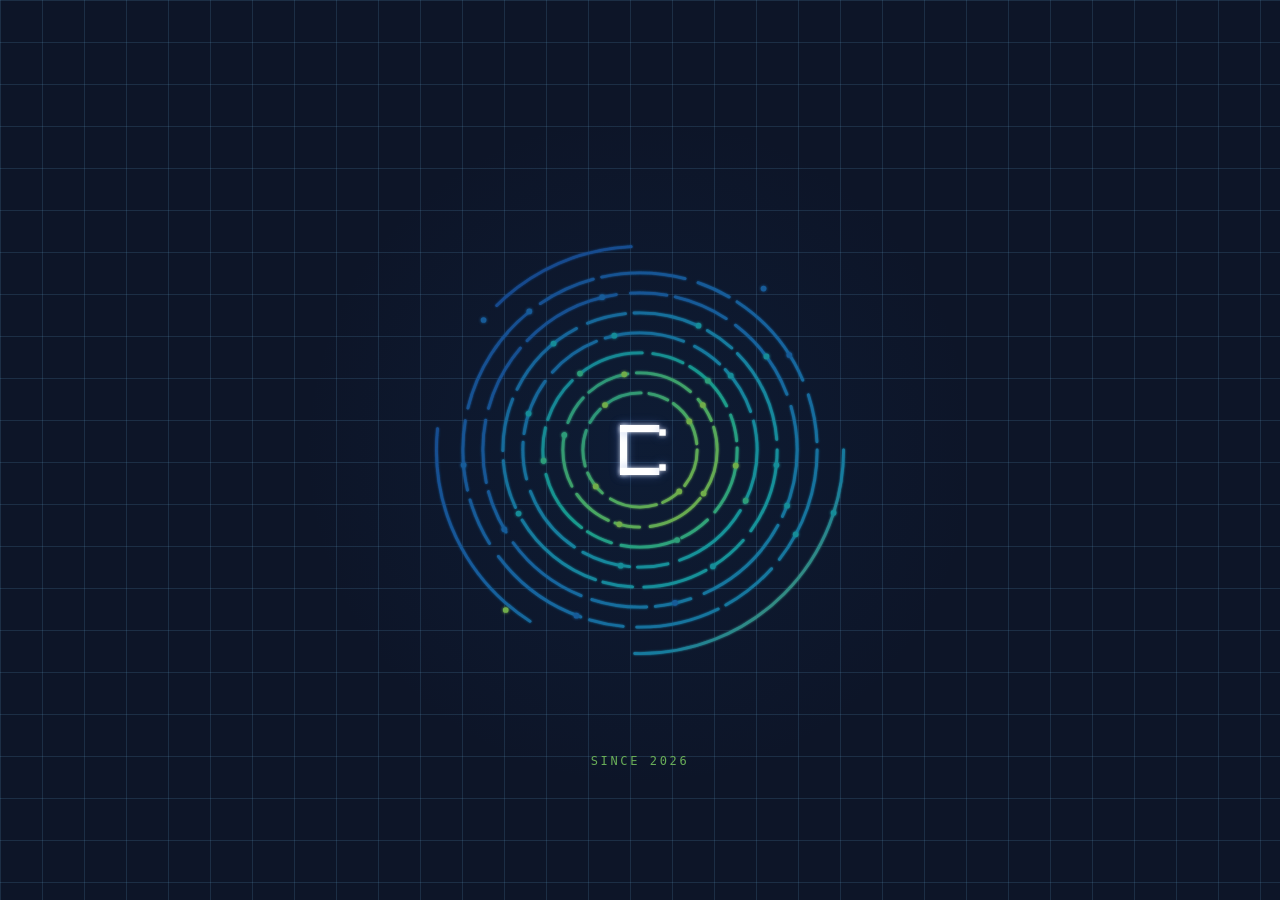
<file: index.html>
<!DOCTYPE html>
<html lang="en">
<head>
    <meta charset="UTF-8">
    <meta name="viewport" content="width=device-width, initial-scale=1.0">

    <title>CrawlMetric — A healthier website starts with clarity</title>
<meta name="description" content="CrawlMetric helps businesses understand their website health and prioritize meaningful improvements to visibility, usability, and technical foundations.">

    <link rel="preconnect" href="https://fonts.googleapis.com">
<link rel="preconnect" href="https://fonts.gstatic.com" crossorigin>

<link rel="stylesheet" href="style.css">
<link rel="stylesheet" href="homepage.css?v=2">
<link href="https://fonts.googleapis.com/css2?family=Pixelify+Sans:wght@400;500;600;700&display=swap" rel="stylesheet">


<link rel="stylesheet" href="home-details.css?v=18">
<link rel="icon" type="image/svg+xml" href="assets/favicon.svg?v=1">
<link rel="stylesheet" href="readability.css?v=1">
</head>

<body>

<div id="crawlmetric-intro">

    <div class="intro-grid"></div>

    <div class="logo-stage">

        <svg
            class="crawl-logo"
            viewBox="0 0 700 700"
            xmlns="http://www.w3.org/2000/svg"
            aria-label="CrawlMetric"
        >

            <!-- =====================================
                 GRADIENTS
            ====================================== -->

            <defs>

                <linearGradient id="outerBlue" x1="0%" y1="0%" x2="100%" y2="100%">
                    <stop offset="0%" stop-color="#173f86"/>
                    <stop offset="45%" stop-color="#155b9b"/>
                    <stop offset="78%" stop-color="#177c9e"/>
                    <stop offset="100%" stop-color="#67a84d"/>
                </linearGradient>

                <linearGradient id="deepBlue" x1="0%" y1="0%" x2="100%" y2="100%">
                    <stop offset="0%" stop-color="#17488c"/>
                    <stop offset="55%" stop-color="#17649e"/>
                    <stop offset="100%" stop-color="#147f9d"/>
                </linearGradient>

                <linearGradient id="blueCyan" x1="0%" y1="0%" x2="100%" y2="100%">
                    <stop offset="0%" stop-color="#175a97"/>
                    <stop offset="52%" stop-color="#147f9e"/>
                    <stop offset="100%" stop-color="#179b96"/>
                </linearGradient>

                <linearGradient id="cyanMint" x1="0%" y1="0%" x2="100%" y2="100%">
                    <stop offset="0%" stop-color="#157f98"/>
                    <stop offset="52%" stop-color="#199a8d"/>
                    <stop offset="100%" stop-color="#3ba66f"/>
                </linearGradient>

                <linearGradient id="mintGreen" x1="0%" y1="0%" x2="100%" y2="100%">
                    <stop offset="0%" stop-color="#238f7f"/>
                    <stop offset="55%" stop-color="#48a763"/>
                    <stop offset="100%" stop-color="#78ad46"/>
                </linearGradient>

                <filter id="ringGlow" x="-30%" y="-30%" width="160%" height="160%">
                    <feGaussianBlur stdDeviation="1.4" result="blur"/>
                    <feMerge>
                        <feMergeNode in="blur"/>
                        <feMergeNode in="SourceGraphic"/>
                    </feMerge>
                </filter>

            </defs>


            <!-- =====================================
                 OUTER CIRCUIT SYSTEM
            ====================================== -->

            <g class="orbit outer-orbit">

                <circle
                    class="outer-path outer-path-a"
                    cx="350"
                    cy="350"
                    r="285"
                />

                <circle
                    class="outer-path outer-path-b"
                    cx="350"
                    cy="350"
                    r="285"
                />

                <circle
                    class="outer-path outer-path-c"
                    cx="350"
                    cy="350"
                    r="285"
                />

                <!-- irregular outer nodes -->
                <circle class="node node-blue" cx="131" cy="168" r="4"/>
                <circle class="node node-blue" cx="523" cy="124" r="4"/>
                <circle class="node node-cyan" cx="621" cy="438" r="4"/>
                <circle class="node node-green" cx="162" cy="574" r="4"/>

            </g>


            <!-- =====================================
                 TRACK 1
                 r = 248
            ====================================== -->

            <g class="orbit orbit-1">

                <circle
                    class="track track-1"
                    cx="350"
                    cy="350"
                    r="248"
                />

                <circle class="node node-blue" cx="195" cy="156" r="4"/>
                <circle class="node node-blue" cx="559" cy="217" r="4"/>
                <circle class="node node-cyan" cx="568" cy="468" r="4"/>
                <circle class="node node-blue" cx="261" cy="582" r="4"/>
                <circle class="node node-blue" cx="103" cy="371" r="4"/>


            </g>


            <!-- =====================================
                 TRACK 2
                 r = 220
            ====================================== -->

            <g class="orbit orbit-2">

                <circle
                    class="track track-2"
                    cx="350"
                    cy="350"
                    r="220"
                />

                <circle class="node node-blue" cx="297" cy="136" r="4"/>
                <circle class="node node-cyan" cx="527" cy="219" r="4"/>
                <circle class="node node-cyan" cx="556" cy="428" r="4"/>
                <circle class="node node-blue" cx="399" cy="564" r="4"/>
                <circle class="node node-blue" cx="160" cy="461" r="4"/>


            </g>


            <!-- =====================================
                 TRACK 3
                 r = 192
            ====================================== -->

            <g class="orbit orbit-3">

                <circle
                    class="track track-3"
                    cx="350"
                    cy="350"
                    r="192"
                />

                <circle class="node node-cyan" cx="229" cy="201" r="4"/>
                <circle class="node node-cyan" cx="432" cy="176" r="4"/>
                <circle class="node node-cyan" cx="541" cy="371" r="4"/>
                <circle class="node node-cyan" cx="452" cy="513" r="4"/>
                <circle class="node node-cyan" cx="180" cy="439" r="4"/>

            </g>


            <!-- =====================================
                 TRACK 4
                 r = 164
            ====================================== -->

            <g class="orbit orbit-4">

                <circle
                    class="track track-4"
                    cx="350"
                    cy="350"
                    r="164"
                />

                <circle class="node node-cyan" cx="314" cy="190" r="4"/>
                <circle class="node node-cyan" cx="477" cy="246" r="4"/>
                <circle class="node node-mint" cx="498" cy="421" r="4"/>
                <circle class="node node-cyan" cx="323" cy="512" r="4"/>
                <circle class="node node-cyan" cx="194" cy="299" r="4"/>

            </g>


            <!-- =====================================
                 TRACK 5
                 r = 136
            ====================================== -->

            <g class="orbit orbit-5">

                <circle
                    class="track track-5"
                    cx="350"
                    cy="350"
                    r="136"
                />

                <circle class="node node-mint" cx="266" cy="243" r="4"/>
                <circle class="node node-mint" cx="445" cy="253" r="4"/>
                <circle class="node node-green" cx="484" cy="372" r="4"/>
                <circle class="node node-mint" cx="402" cy="476" r="4"/>
                <circle class="node node-mint" cx="215" cy="365" r="4"/>

            </g>


            <!-- =====================================
                 TRACK 6
                 r = 108
            ====================================== -->

            <g class="orbit orbit-6">

                <circle
                    class="track track-6"
                    cx="350"
                    cy="350"
                    r="108"
                />

                <circle class="node node-green" cx="328" cy="244" r="4"/>
                <circle class="node node-green" cx="438" cy="287" r="4"/>
                <circle class="node node-green" cx="439" cy="411" r="4"/>
                <circle class="node node-green" cx="321" cy="454" r="4"/>
                <circle class="node node-mint" cx="244" cy="329" r="4"/>

            </g>


            <!-- =====================================
                 TRACK 7
                 r = 80
                 Gives C breathing room
            ====================================== -->

            <g class="orbit orbit-7">

                <circle
                    class="track track-7"
                    cx="350"
                    cy="350"
                    r="80"
                />

                <circle class="node node-green" cx="301" cy="287" r="4"/>
                <circle class="node node-green" cx="419" cy="310" r="4"/>
                <circle class="node node-green" cx="405" cy="408" r="4"/>
                <circle class="node node-green" cx="288" cy="401" r="4"/>

            </g>


            <!-- =====================================
                 CENTER C
                 DOES NOT MOVE
            ====================================== -->

            <g class="center-c">

                <rect x="322" y="315" width="10" height="70"/>

                <rect x="322" y="315" width="55" height="10"/>

                <rect x="322" y="375" width="55" height="10"/>

                <rect x="377" y="321" width="9" height="9"/>

                <rect x="377" y="370" width="9" height="9"/>

            </g>

        </svg>

        <div class="intro-wordmark">
            <div class="brand-name" id="brand-name"></div>
    <div class="brand-since">SINCE 2026</div>
</div>

    </div>

</div>

<div id="business-site" class="home-page" hidden>
<a class="site-skip" href="#main-content">Skip to content</a>
    <header class="site-header">
        <a class="site-wordmark" href="index.html" aria-label="CrawlMetric home">CRAWLMETRIC<span class="site-brand-dot" aria-hidden="true"></span></a>
        <button class="site-menu-toggle" type="button" aria-expanded="false" aria-controls="site-navigation">Menu <span aria-hidden="true">+</span></button>
        <nav id="site-navigation" aria-label="Main navigation">
            <a href="index.html" aria-current="page">Home</a><a href="process.html">Our Process</a><a href="services.html">Services</a><a href="resources.html">Resources</a><a href="work.html">Work</a><a class="site-nav-contact" href="contact.html">Contact <span aria-hidden="true">↗</span></a>
        </nav>
    </header>
<main id="main-content"><section class="site-hero site-wrap" id="home" aria-labelledby="hero-title">
            
            <div class="site-hero-grid"><figure class="site-signal site-signal-primary"><div class="site-signal-art" aria-hidden="true"></div></figure><h1 id="hero-title"><span>Find. Fix.</span> <span>Refine. <em>Repeat.</em></span></h1><div class="site-hero-copy"><p>CrawlMetric helps businesses understand what's happening behind the scenes of their websites. Through technical audits, search analysis, and targeted improvements, we identify what's holding a website back and measure what changes.</p><div class="site-actions"><a class="site-button" href="services.html">Explore our services <span aria-hidden="true">↗</span></a><a class="site-text-link" href="process.html">Explore our approach <span aria-hidden="true">↓</span></a></div></div></div>
            <div class="site-hero-bottom"><span>BUILT AROUND THE HEALTH OF YOUR WEBSITE</span></div>
        </section>

        <section class="home-capabilities" aria-labelledby="capabilities-title"><div class="site-wrap">
          <div class="home-section-heading"><div><span>01 / WHAT I DO</span><h2 id="capabilities-title">A clearer path forward.</h2></div></div>
          <div class="home-capability-grid">
            <article><span class="home-card-index">01</span><svg viewBox="0 0 36 36" aria-hidden="true"><circle cx="15" cy="15" r="9"></circle><path d="m22 22 9 9M4 15h4m7-11v4"></path></svg><h3>FIND</h3><p>Uncover hidden website issues.</p><i aria-hidden="true">↗</i></article>
            <article><span class="home-card-index">02</span><svg viewBox="0 0 36 36" aria-hidden="true"><path d="m7 27 9-9m3-3 8-8 3 3-8 8M11 31l-7-7 4-4 7 7"></path></svg><h3>FIX</h3><p>Resolve what holds your site back.</p><i aria-hidden="true">↗</i></article>
            <article><span class="home-card-index">03</span><svg viewBox="0 0 36 36" aria-hidden="true"><path d="M4 29h28M7 25l7-8 6 5 10-14"></path><circle cx="7" cy="25" r="2"></circle><circle cx="14" cy="17" r="2"></circle><circle cx="20" cy="22" r="2"></circle><circle cx="30" cy="8" r="2"></circle></svg><h3>REFINE</h3><p>Measure changes and keep improving.</p><i aria-hidden="true">↗</i></article>
          </div>
        </div></section>

        <section class="home-featured" aria-labelledby="featured-title"><div class="site-wrap home-featured-layout">
          <div class="home-featured-copy"><span class="home-section-label">02 / INITIAL WEBSITE HEALTH REPORT</span><p class="home-experience-label">FROM FINDINGS TO A CLEAR PLAN</p><h2 id="featured-title">Real work.<br><em>Measurable improvements.</em></h2><p>The Initial Website Health Report gives you a clearer picture of what is happening behind the scenes of your website. It turns technical findings into focused priorities, plain-language guidance, and a practical path forward.</p><a href="services.html">Explore website health assessments <span aria-hidden="true">↗</span></a></div>
          <div class="home-report-preview" aria-label="What is included in the Initial Website Health Report">
            <div class="home-report-topline"><span>CRAWLMETRIC / WEBSITE HEALTH</span><span>INITIAL REPORT</span></div>
            <div class="home-report-summary">
              <span class="home-report-pulse" aria-hidden="true"></span>
              <div><small>REPORT PURPOSE</small><strong>A clearer picture of your website.</strong></div>
            </div>
            <ol class="home-report-list">
              <li><span>01</span><div><strong>Health at a glance</strong><p>A focused overview of how your website can be found, navigated, and used.</p></div></li>
              <li><span>02</span><div><strong>Prioritized findings</strong><p>The issues that deserve attention first, explained without unnecessary jargon.</p></div></li>
              <li><span>03</span><div><strong>Practical next steps</strong><p>A clear improvement plan designed to turn insight into meaningful action.</p></div></li>
            </ol>
            <p class="home-report-note">A WEBSITE HEALTH ASSESSMENT BUILT FOR CLARITY—not noise.</p>
          </div>
        </div></section>

        <section class="home-final-cta" aria-labelledby="home-cta-title"><div class="site-wrap home-cta-layout"><span class="home-section-label">03 / START A CONVERSATION</span><div><h2 id="home-cta-title">Your website has a lot to say.<br><em>Let's see what the data reveals.</em></h2><a class="site-button" href="contact.html">Let's Talk <span aria-hidden="true">↗</span></a></div></div></section>
</main>
    <footer class="site-footer site-wrap"><div class="site-footer-brand"><a class="site-wordmark" href="index.html">CRAWLMETRIC<span class="site-brand-dot" aria-hidden="true"></span></a><p>Clarity beneath the surface.</p></div></footer>
</div>
<script src="script.js"></script>
<script src="homepage.js?v=3"></script>
</body>
</html>
</file>
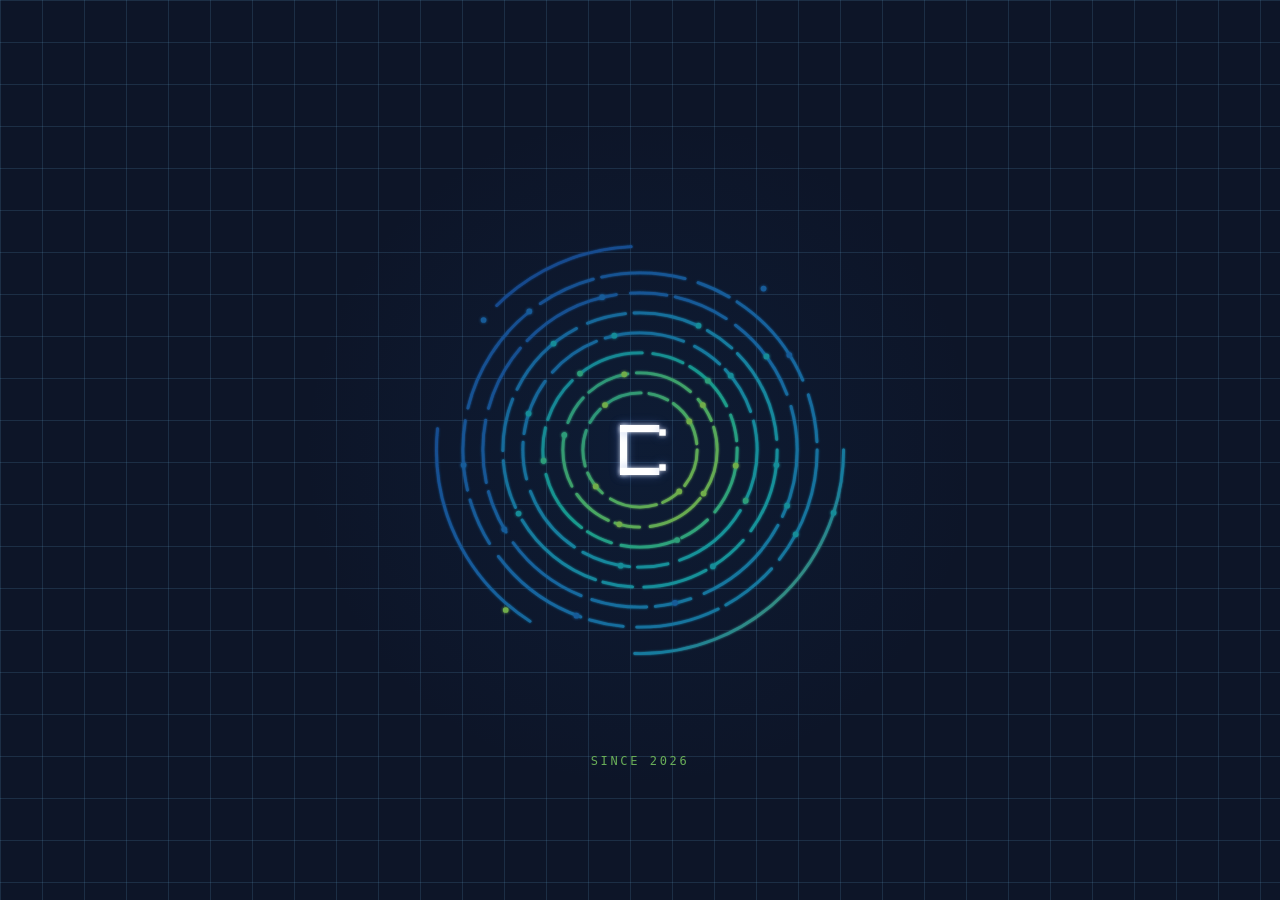
<file: CrawlMetric/index.html>
<!DOCTYPE html>
<html lang="en">
<head>
    <meta charset="UTF-8">
    <meta name="viewport" content="width=device-width, initial-scale=1.0">

    <title>CrawlMetric — A healthier website starts with clarity</title>
<meta name="description" content="CrawlMetric helps businesses understand their website health and prioritize meaningful improvements to visibility, usability, and technical foundations.">

    <link rel="preconnect" href="https://fonts.googleapis.com">
<link rel="preconnect" href="https://fonts.gstatic.com" crossorigin>

<link rel="stylesheet" href="style.css">
<link rel="stylesheet" href="homepage.css">
<link href="https://fonts.googleapis.com/css2?family=Pixelify+Sans:wght@400;500;600;700&display=swap" rel="stylesheet">


</head>

<body>

<div id="crawlmetric-intro">

    <div class="intro-grid"></div>

    <div class="logo-stage">

        <svg
            class="crawl-logo"
            viewBox="0 0 700 700"
            xmlns="http://www.w3.org/2000/svg"
            aria-label="CrawlMetric"
        >

            <!-- =====================================
                 GRADIENTS
            ====================================== -->

            <defs>

                <linearGradient id="outerBlue" x1="0%" y1="0%" x2="100%" y2="100%">
                    <stop offset="0%" stop-color="#173f86"/>
                    <stop offset="45%" stop-color="#155b9b"/>
                    <stop offset="78%" stop-color="#177c9e"/>
                    <stop offset="100%" stop-color="#67a84d"/>
                </linearGradient>

                <linearGradient id="deepBlue" x1="0%" y1="0%" x2="100%" y2="100%">
                    <stop offset="0%" stop-color="#17488c"/>
                    <stop offset="55%" stop-color="#17649e"/>
                    <stop offset="100%" stop-color="#147f9d"/>
                </linearGradient>

                <linearGradient id="blueCyan" x1="0%" y1="0%" x2="100%" y2="100%">
                    <stop offset="0%" stop-color="#175a97"/>
                    <stop offset="52%" stop-color="#147f9e"/>
                    <stop offset="100%" stop-color="#179b96"/>
                </linearGradient>

                <linearGradient id="cyanMint" x1="0%" y1="0%" x2="100%" y2="100%">
                    <stop offset="0%" stop-color="#157f98"/>
                    <stop offset="52%" stop-color="#199a8d"/>
                    <stop offset="100%" stop-color="#3ba66f"/>
                </linearGradient>

                <linearGradient id="mintGreen" x1="0%" y1="0%" x2="100%" y2="100%">
                    <stop offset="0%" stop-color="#238f7f"/>
                    <stop offset="55%" stop-color="#48a763"/>
                    <stop offset="100%" stop-color="#78ad46"/>
                </linearGradient>

                <filter id="ringGlow" x="-30%" y="-30%" width="160%" height="160%">
                    <feGaussianBlur stdDeviation="1.4" result="blur"/>
                    <feMerge>
                        <feMergeNode in="blur"/>
                        <feMergeNode in="SourceGraphic"/>
                    </feMerge>
                </filter>

            </defs>


            <!-- =====================================
                 OUTER CIRCUIT SYSTEM
            ====================================== -->

            <g class="orbit outer-orbit">

                <circle
                    class="outer-path outer-path-a"
                    cx="350"
                    cy="350"
                    r="285"
                />

                <circle
                    class="outer-path outer-path-b"
                    cx="350"
                    cy="350"
                    r="285"
                />

                <circle
                    class="outer-path outer-path-c"
                    cx="350"
                    cy="350"
                    r="285"
                />

                <!-- irregular outer nodes -->
                <circle class="node node-blue" cx="131" cy="168" r="4"/>
                <circle class="node node-blue" cx="523" cy="124" r="4"/>
                <circle class="node node-cyan" cx="621" cy="438" r="4"/>
                <circle class="node node-green" cx="162" cy="574" r="4"/>

            </g>


            <!-- =====================================
                 TRACK 1
                 r = 248
            ====================================== -->

            <g class="orbit orbit-1">

                <circle
                    class="track track-1"
                    cx="350"
                    cy="350"
                    r="248"
                />

                <circle class="node node-blue" cx="195" cy="156" r="4"/>
                <circle class="node node-blue" cx="559" cy="217" r="4"/>
                <circle class="node node-cyan" cx="568" cy="468" r="4"/>
                <circle class="node node-blue" cx="261" cy="582" r="4"/>
                <circle class="node node-blue" cx="103" cy="371" r="4"/>


            </g>


            <!-- =====================================
                 TRACK 2
                 r = 220
            ====================================== -->

            <g class="orbit orbit-2">

                <circle
                    class="track track-2"
                    cx="350"
                    cy="350"
                    r="220"
                />

                <circle class="node node-blue" cx="297" cy="136" r="4"/>
                <circle class="node node-cyan" cx="527" cy="219" r="4"/>
                <circle class="node node-cyan" cx="556" cy="428" r="4"/>
                <circle class="node node-blue" cx="399" cy="564" r="4"/>
                <circle class="node node-blue" cx="160" cy="461" r="4"/>


            </g>


            <!-- =====================================
                 TRACK 3
                 r = 192
            ====================================== -->

            <g class="orbit orbit-3">

                <circle
                    class="track track-3"
                    cx="350"
                    cy="350"
                    r="192"
                />

                <circle class="node node-cyan" cx="229" cy="201" r="4"/>
                <circle class="node node-cyan" cx="432" cy="176" r="4"/>
                <circle class="node node-cyan" cx="541" cy="371" r="4"/>
                <circle class="node node-cyan" cx="452" cy="513" r="4"/>
                <circle class="node node-cyan" cx="180" cy="439" r="4"/>

            </g>


            <!-- =====================================
                 TRACK 4
                 r = 164
            ====================================== -->

            <g class="orbit orbit-4">

                <circle
                    class="track track-4"
                    cx="350"
                    cy="350"
                    r="164"
                />

                <circle class="node node-cyan" cx="314" cy="190" r="4"/>
                <circle class="node node-cyan" cx="477" cy="246" r="4"/>
                <circle class="node node-mint" cx="498" cy="421" r="4"/>
                <circle class="node node-cyan" cx="323" cy="512" r="4"/>
                <circle class="node node-cyan" cx="194" cy="299" r="4"/>

            </g>


            <!-- =====================================
                 TRACK 5
                 r = 136
            ====================================== -->

            <g class="orbit orbit-5">

                <circle
                    class="track track-5"
                    cx="350"
                    cy="350"
                    r="136"
                />

                <circle class="node node-mint" cx="266" cy="243" r="4"/>
                <circle class="node node-mint" cx="445" cy="253" r="4"/>
                <circle class="node node-green" cx="484" cy="372" r="4"/>
                <circle class="node node-mint" cx="402" cy="476" r="4"/>
                <circle class="node node-mint" cx="215" cy="365" r="4"/>

            </g>


            <!-- =====================================
                 TRACK 6
                 r = 108
            ====================================== -->

            <g class="orbit orbit-6">

                <circle
                    class="track track-6"
                    cx="350"
                    cy="350"
                    r="108"
                />

                <circle class="node node-green" cx="328" cy="244" r="4"/>
                <circle class="node node-green" cx="438" cy="287" r="4"/>
                <circle class="node node-green" cx="439" cy="411" r="4"/>
                <circle class="node node-green" cx="321" cy="454" r="4"/>
                <circle class="node node-mint" cx="244" cy="329" r="4"/>

            </g>


            <!-- =====================================
                 TRACK 7
                 r = 80
                 Gives C breathing room
            ====================================== -->

            <g class="orbit orbit-7">

                <circle
                    class="track track-7"
                    cx="350"
                    cy="350"
                    r="80"
                />

                <circle class="node node-green" cx="301" cy="287" r="4"/>
                <circle class="node node-green" cx="419" cy="310" r="4"/>
                <circle class="node node-green" cx="405" cy="408" r="4"/>
                <circle class="node node-green" cx="288" cy="401" r="4"/>

            </g>


            <!-- =====================================
                 CENTER C
                 DOES NOT MOVE
            ====================================== -->

            <g class="center-c">

                <rect x="322" y="315" width="10" height="70"/>

                <rect x="322" y="315" width="55" height="10"/>

                <rect x="322" y="375" width="55" height="10"/>

                <rect x="377" y="321" width="9" height="9"/>

                <rect x="377" y="370" width="9" height="9"/>

            </g>

        </svg>

        <div class="intro-wordmark">
            <div class="brand-name" id="brand-name"></div>
    <div class="brand-since">SINCE 2026</div>
</div>

    </div>

</div>

<div id="business-site" hidden>
<a class="site-skip" href="#main-content">Skip to content</a>
    <header class="site-header">
        <a class="site-wordmark" href="index.html" aria-label="CrawlMetric home">CRAWLMETRIC<span class="site-brand-dot" aria-hidden="true"></span></a>
        <button class="site-menu-toggle" type="button" aria-expanded="false" aria-controls="site-navigation">Menu <span aria-hidden="true">+</span></button>
        <nav id="site-navigation" aria-label="Main navigation">
            <a href="index.html" aria-current="page">Home</a><a href="about.html">About</a><a href="services.html">Services</a><a href="process.html">Our Process</a><a href="work.html">Work</a><a href="resources.html">Resources</a><a class="site-nav-contact" href="contact.html">Contact <span aria-hidden="true">↗</span></a>
        </nav>
    </header>
<main id="main-content"><section class="site-hero site-wrap" id="home" aria-labelledby="hero-title">
            <div class="site-hero-topline"><p class="site-eyebrow"><span class="site-live-dot" aria-hidden="true"></span> WEBSITE HEALTH / SEARCH VISIBILITY / MEASURABLE IMPROVEMENT</p><span class="site-edition">INDEPENDENT THINKING / INTENTIONAL IMPROVEMENT</span></div>
            <div class="site-hero-grid"><div class="site-hero-copy"><h1 id="hero-title">Your website<br>is telling a story.<br><em>Let's look at<br>the data.</em></h1><p>CrawlMetric helps businesses understand what's happening behind the scenes of their websites. Through technical audits, search analysis, and targeted improvements, we identify what's holding a website back and measure what changes.</p><div class="site-actions"><a class="site-button" href="services.html">Explore our services <span aria-hidden="true">↗</span></a><a class="site-text-link" href="process.html">Explore our approach <span aria-hidden="true">↓</span></a></div></div>
            <figure class="site-signal"><div class="site-signal-label"><span>THE CRAWLMETRIC PERSPECTIVE</span><span>FIG. 01</span></div><div class="site-signal-art" id="site-brand-art" aria-hidden="true"></div><figcaption><span>A closer look.<br><strong>A clearer way forward.</strong></span><span class="site-signal-cross" aria-hidden="true">+</span></figcaption></figure></div>
            <div class="site-hero-bottom"><span>BUILT AROUND THE HEALTH OF YOUR WEBSITE</span><a href="about.html">See beneath the surface <span aria-hidden="true">↓</span></a></div>
        </section><section class="site-about"><div class="site-wrap site-about-grid"><p class="site-eyebrow">CLARITY BEFORE CHANGE</p><div><h2>A better website starts<br>with the right questions.</h2><div class="site-about-copy"><p>Can people find your business? Can they understand your offer? Can they take the next step with confidence?</p><p>Explore how CrawlMetric approaches website health, from the first assessment to a practical improvement plan.</p></div><div class="site-actions"><a class="site-text-link" href="services.html">Find the right starting point ↗</a><a class="site-text-link" href="process.html">How the process works ↗</a></div></div></div></section></main>
    <footer class="site-footer site-wrap"><a class="site-wordmark" href="index.html">CRAWLMETRIC<span class="site-brand-dot" aria-hidden="true"></span></a><p>Clarity beneath the surface.</p><a href="#business-site">Back to top ↑</a><a id="site-replay" href="index.html" hidden>Replay introduction</a></footer>
</div>
<script src="script.js"></script>
<script src="homepage.js"></script>
</body>
</html>
</file>
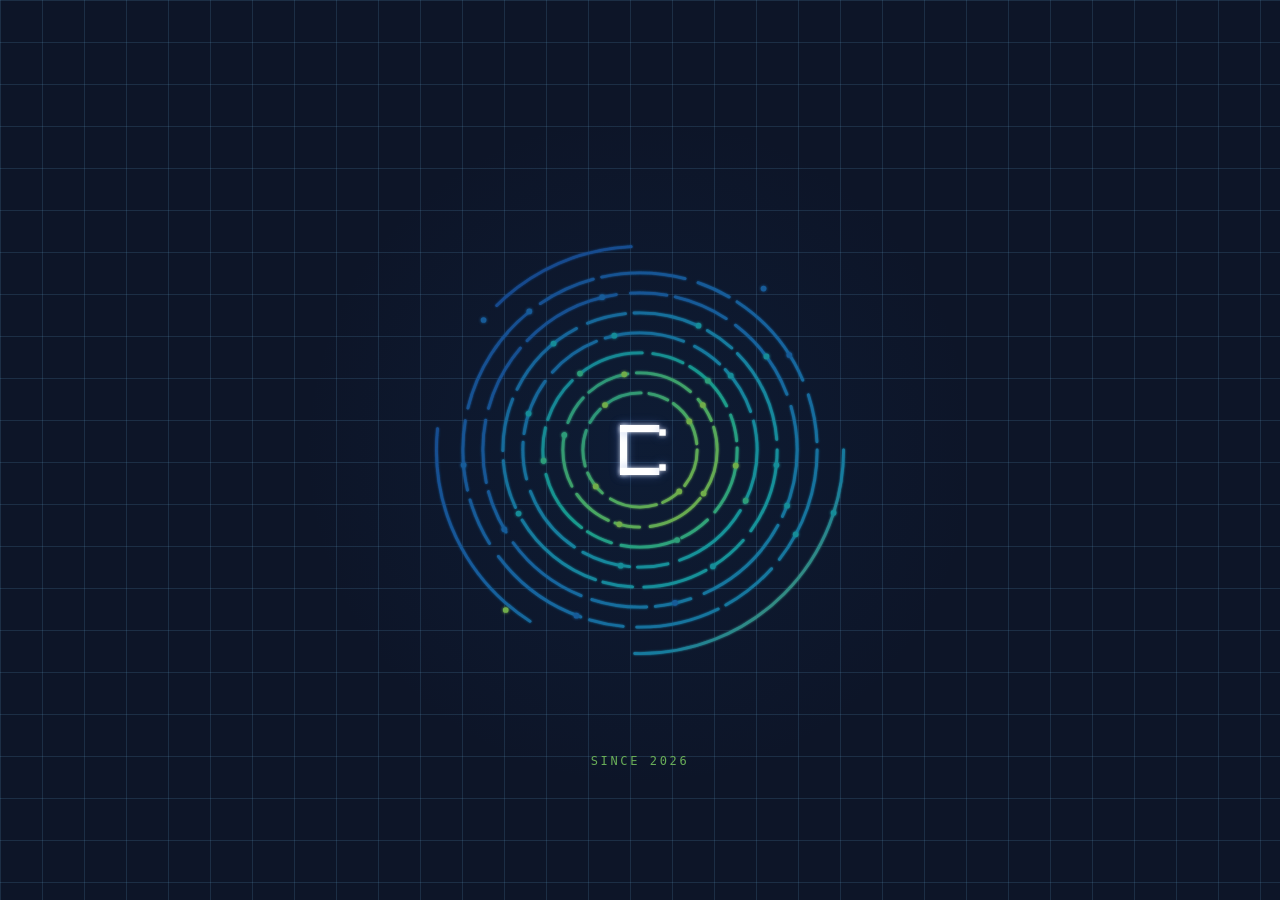
<file: CrawlMetric/development/demos/initial-health-report/index.html>
<!DOCTYPE html>
<html lang="en">
<head>
    <meta charset="UTF-8">
    <meta name="viewport" content="width=device-width, initial-scale=1.0">

    <title>Development demo — Initial Website Health Report</title>
<meta name="robots" content="noindex, nofollow">

    <link rel="preconnect" href="https://fonts.googleapis.com">
<link rel="preconnect" href="https://fonts.gstatic.com" crossorigin>

<link rel="stylesheet" href="../../../style.css">
<link rel="stylesheet" href="report.css">
<link href="https://fonts.googleapis.com/css2?family=Pixelify+Sans:wght@400;500;600;700&display=swap" rel="stylesheet">


</head>

<body>

<div id="crawlmetric-intro">

    <div class="intro-grid"></div>

    <div class="logo-stage">

        <svg
            class="crawl-logo"
            viewBox="0 0 700 700"
            xmlns="http://www.w3.org/2000/svg"
            aria-label="CrawlMetric"
        >

            <!-- =====================================
                 GRADIENTS
            ====================================== -->

            <defs>

                <linearGradient id="outerBlue" x1="0%" y1="0%" x2="100%" y2="100%">
                    <stop offset="0%" stop-color="#173f86"/>
                    <stop offset="45%" stop-color="#155b9b"/>
                    <stop offset="78%" stop-color="#177c9e"/>
                    <stop offset="100%" stop-color="#67a84d"/>
                </linearGradient>

                <linearGradient id="deepBlue" x1="0%" y1="0%" x2="100%" y2="100%">
                    <stop offset="0%" stop-color="#17488c"/>
                    <stop offset="55%" stop-color="#17649e"/>
                    <stop offset="100%" stop-color="#147f9d"/>
                </linearGradient>

                <linearGradient id="blueCyan" x1="0%" y1="0%" x2="100%" y2="100%">
                    <stop offset="0%" stop-color="#175a97"/>
                    <stop offset="52%" stop-color="#147f9e"/>
                    <stop offset="100%" stop-color="#179b96"/>
                </linearGradient>

                <linearGradient id="cyanMint" x1="0%" y1="0%" x2="100%" y2="100%">
                    <stop offset="0%" stop-color="#157f98"/>
                    <stop offset="52%" stop-color="#199a8d"/>
                    <stop offset="100%" stop-color="#3ba66f"/>
                </linearGradient>

                <linearGradient id="mintGreen" x1="0%" y1="0%" x2="100%" y2="100%">
                    <stop offset="0%" stop-color="#238f7f"/>
                    <stop offset="55%" stop-color="#48a763"/>
                    <stop offset="100%" stop-color="#78ad46"/>
                </linearGradient>

                <filter id="ringGlow" x="-30%" y="-30%" width="160%" height="160%">
                    <feGaussianBlur stdDeviation="1.4" result="blur"/>
                    <feMerge>
                        <feMergeNode in="blur"/>
                        <feMergeNode in="SourceGraphic"/>
                    </feMerge>
                </filter>

            </defs>


            <!-- =====================================
                 OUTER CIRCUIT SYSTEM
            ====================================== -->

            <g class="orbit outer-orbit">

                <circle
                    class="outer-path outer-path-a"
                    cx="350"
                    cy="350"
                    r="285"
                />

                <circle
                    class="outer-path outer-path-b"
                    cx="350"
                    cy="350"
                    r="285"
                />

                <circle
                    class="outer-path outer-path-c"
                    cx="350"
                    cy="350"
                    r="285"
                />

                <!-- irregular outer nodes -->
                <circle class="node node-blue" cx="131" cy="168" r="4"/>
                <circle class="node node-blue" cx="523" cy="124" r="4"/>
                <circle class="node node-cyan" cx="621" cy="438" r="4"/>
                <circle class="node node-green" cx="162" cy="574" r="4"/>

            </g>


            <!-- =====================================
                 TRACK 1
                 r = 248
            ====================================== -->

            <g class="orbit orbit-1">

                <circle
                    class="track track-1"
                    cx="350"
                    cy="350"
                    r="248"
                />

                <circle class="node node-blue" cx="195" cy="156" r="4"/>
                <circle class="node node-blue" cx="559" cy="217" r="4"/>
                <circle class="node node-cyan" cx="568" cy="468" r="4"/>
                <circle class="node node-blue" cx="261" cy="582" r="4"/>
                <circle class="node node-blue" cx="103" cy="371" r="4"/>


            </g>


            <!-- =====================================
                 TRACK 2
                 r = 220
            ====================================== -->

            <g class="orbit orbit-2">

                <circle
                    class="track track-2"
                    cx="350"
                    cy="350"
                    r="220"
                />

                <circle class="node node-blue" cx="297" cy="136" r="4"/>
                <circle class="node node-cyan" cx="527" cy="219" r="4"/>
                <circle class="node node-cyan" cx="556" cy="428" r="4"/>
                <circle class="node node-blue" cx="399" cy="564" r="4"/>
                <circle class="node node-blue" cx="160" cy="461" r="4"/>


            </g>


            <!-- =====================================
                 TRACK 3
                 r = 192
            ====================================== -->

            <g class="orbit orbit-3">

                <circle
                    class="track track-3"
                    cx="350"
                    cy="350"
                    r="192"
                />

                <circle class="node node-cyan" cx="229" cy="201" r="4"/>
                <circle class="node node-cyan" cx="432" cy="176" r="4"/>
                <circle class="node node-cyan" cx="541" cy="371" r="4"/>
                <circle class="node node-cyan" cx="452" cy="513" r="4"/>
                <circle class="node node-cyan" cx="180" cy="439" r="4"/>

            </g>


            <!-- =====================================
                 TRACK 4
                 r = 164
            ====================================== -->

            <g class="orbit orbit-4">

                <circle
                    class="track track-4"
                    cx="350"
                    cy="350"
                    r="164"
                />

                <circle class="node node-cyan" cx="314" cy="190" r="4"/>
                <circle class="node node-cyan" cx="477" cy="246" r="4"/>
                <circle class="node node-mint" cx="498" cy="421" r="4"/>
                <circle class="node node-cyan" cx="323" cy="512" r="4"/>
                <circle class="node node-cyan" cx="194" cy="299" r="4"/>

            </g>


            <!-- =====================================
                 TRACK 5
                 r = 136
            ====================================== -->

            <g class="orbit orbit-5">

                <circle
                    class="track track-5"
                    cx="350"
                    cy="350"
                    r="136"
                />

                <circle class="node node-mint" cx="266" cy="243" r="4"/>
                <circle class="node node-mint" cx="445" cy="253" r="4"/>
                <circle class="node node-green" cx="484" cy="372" r="4"/>
                <circle class="node node-mint" cx="402" cy="476" r="4"/>
                <circle class="node node-mint" cx="215" cy="365" r="4"/>

            </g>


            <!-- =====================================
                 TRACK 6
                 r = 108
            ====================================== -->

            <g class="orbit orbit-6">

                <circle
                    class="track track-6"
                    cx="350"
                    cy="350"
                    r="108"
                />

                <circle class="node node-green" cx="328" cy="244" r="4"/>
                <circle class="node node-green" cx="438" cy="287" r="4"/>
                <circle class="node node-green" cx="439" cy="411" r="4"/>
                <circle class="node node-green" cx="321" cy="454" r="4"/>
                <circle class="node node-mint" cx="244" cy="329" r="4"/>

            </g>


            <!-- =====================================
                 TRACK 7
                 r = 80
                 Gives C breathing room
            ====================================== -->

            <g class="orbit orbit-7">

                <circle
                    class="track track-7"
                    cx="350"
                    cy="350"
                    r="80"
                />

                <circle class="node node-green" cx="301" cy="287" r="4"/>
                <circle class="node node-green" cx="419" cy="310" r="4"/>
                <circle class="node node-green" cx="405" cy="408" r="4"/>
                <circle class="node node-green" cx="288" cy="401" r="4"/>

            </g>


            <!-- =====================================
                 CENTER C
                 DOES NOT MOVE
            ====================================== -->

            <g class="center-c">

                <rect x="322" y="315" width="10" height="70"/>

                <rect x="322" y="315" width="55" height="10"/>

                <rect x="322" y="375" width="55" height="10"/>

                <rect x="377" y="321" width="9" height="9"/>

                <rect x="377" y="370" width="9" height="9"/>

            </g>

        </svg>

        <div class="intro-wordmark">
            <div class="brand-name" id="brand-name"></div>
    <div class="brand-since">SINCE 2026</div>
</div>

    </div>

</div>

<main id="crawlmetric-app" hidden>
    <a class="report-skip" href="#report-summary">Skip to report</a>
    <header class="report-masthead">
        <a class="report-brand" href="#report-top" aria-label="CrawlMetric report"><span class="report-brand-symbol" aria-hidden="true">C</span> CrawlMetric<span class="report-brand-caption">WEBSITE INTELLIGENCE</span></a>
        <span class="report-demo">DEMO DATA · SAMPLE REPORT</span>
    </header>
    <article class="report-document" id="report-top">
        <div class="report-kicker"><span>INITIAL WEBSITE HEALTH REPORT</span><span>01 / THE ASSESSMENT</span></div>
        <section class="report-title-block" aria-labelledby="report-title">
            <p class="report-eyebrow">PREPARED FOR</p>
            <h1 id="report-title">Fayetteville<br>Animal Hospital<span class="report-title-dot">.</span></h1>
            <p class="report-deck">A clearer picture of your website.<br>A practical path to a healthier digital presence.</p>
            <dl class="report-metadata"><div><dt>WEBSITE</dt><dd>fayettevilleanimalhospital.example</dd></div><div><dt>SAMPLE AUDIT DATE</dt><dd>October 7, 2026</dd></div><div><dt>PREPARED BY</dt><dd>CrawlMetric</dd></div></dl>
        </section>
        <aside class="report-demo-note"><span class="report-note-icon" aria-hidden="true">i</span><p><strong>A demonstration, not a live assessment.</strong> This fictional business, website, scores, counts, and findings illustrate the report experience. No website has been crawled or tested.</p></aside>
        <section class="report-overview" id="report-summary" aria-labelledby="overview-title">
            <div class="report-score-panel"><p class="report-eyebrow">OVERALL WEBSITE HEALTH · DEMO</p><div class="report-score"><svg viewBox="0 0 220 220" aria-hidden="true"><circle class="report-score-track" cx="110" cy="110" r="94"/><circle class="report-score-value" cx="110" cy="110" r="94"/></svg><div><strong>72</strong><span>OUT OF 100</span></div></div><p class="report-score-status"><span></span> A solid foundation, with room to improve</p><p class="report-score-disclaimer">Illustrative score. Not a calculated result.</p></div>
            <div class="report-summary-copy"><p class="report-eyebrow">THE BIG PICTURE</p><h2 id="overview-title">Built to care.<br>Ready to be found.</h2><p>In this sample assessment, your website gives pet owners a welcoming introduction to the hospital. The essentials are in place, but a few obstacles could make it harder to discover your services and take the next step.</p><p>The greatest opportunities are straightforward: help search engines find key service pages, give visitors a clearer route to booking, and make important content easier for everyone to use.</p><div class="report-takeaway"><strong>Where to start</strong><p>Focus on the paths that connect a pet owner with care: finding a service, understanding it, and requesting an appointment.</p></div></div>
        </section>
        <section class="report-section" aria-labelledby="categories-title"><div class="report-section-heading"><div><p class="report-eyebrow">01 / HEALTH AT A GLANCE</p><h2 id="categories-title">Four perspectives. One website.</h2></div><p>Sample category scores<br><span>All values are demo data.</span></p></div><div id="report-categories" class="report-categories"></div><p class="report-method-note">These example scores communicate relative priorities only; no scoring methodology or crawl analysis is connected.</p></section>
        <section class="report-section" aria-labelledby="findings-title"><div class="report-section-heading"><div><p class="report-eyebrow">02 / WHAT DESERVES ATTENTION</p><h2 id="findings-title">The five things that matter most.</h2></div><p>Prioritized for your business.<br><span>Open a finding for the full picture.</span></p></div><div class="report-findings-label"><span>ILLUSTRATIVE FINDINGS · DEMO DATA</span><button type="button" id="report-expand">Expand all details</button></div><div id="report-findings"></div></section>
        <section class="report-section" aria-labelledby="plan-title"><div class="report-section-heading"><div><p class="report-eyebrow">03 / YOUR IMPROVEMENT PLAN</p><h2 id="plan-title">Make progress in the right order.</h2></div><p>A suggested sequence,<br><span>not a delivery commitment.</span></p></div><div class="report-plan"><section><span class="report-phase">FIRST</span><h3>Clear the path to care.</h3><p>Address service-page visibility and repair appointment links so people can find the hospital and reach the right destination.</p><p class="report-plan-owner">Website developer + practice manager</p><a href="#finding-1">Review findings 01–02 <span aria-hidden="true">↗</span></a></section><section><span class="report-phase">NEXT</span><h3>Make every visit easier.</h3><p>Resize oversized photos and add useful image descriptions to support a more accessible, lighter browsing experience.</p><p class="report-plan-owner">Website developer + content editor</p><a href="#finding-3">Review findings 03–04 <span aria-hidden="true">↗</span></a></section><section><span class="report-phase">THEN</span><h3>Give each service a voice.</h3><p>Write distinct page titles, check the updated visitor journeys, and arrange a follow-up assessment to confirm the changes.</p><p class="report-plan-owner">Content editor + website developer</p><a href="#finding-5">Review finding 05 <span aria-hidden="true">↗</span></a></section></div></section>
        <section class="report-closing" aria-labelledby="next-title"><div><p class="report-eyebrow">04 / THE NEXT CHAPTER</p><h2 id="next-title">A healthier website.<br>A more confident next step.</h2></div><div><p>A useful report is the beginning of a conversation. Review the priorities with your website team, agree on what matters most to the practice, and assign an owner to each improvement.</p><p>For a real assessment, the next step would be to review actual crawl data and verify findings in context. This demo does not confirm issues or promise search rankings, bookings, or performance gains.</p><button type="button" class="report-print" id="report-print">Save or print this sample <span aria-hidden="true">↗</span></button></div></section>
        <footer class="report-footer"><div><strong>CrawlMetric</strong><p>Clarity for your website. Direction for your business.</p></div><p>FAYETTEVILLE ANIMAL HOSPITAL<br>INITIAL WEBSITE HEALTH REPORT · DEMO DATA</p></footer>
    </article>
    <div class="report-dev"><span>DEVELOPMENT DEMO · NOT A CLIENT REPORT</span><a href="../../../index.html">Return to CrawlMetric</a><button id="report-replay" type="button">↻ Replay introduction</button></div>
</main>
<script src="../../../script.js"></script>
<script src="report.js"></script>

</body>
</html>
</file>
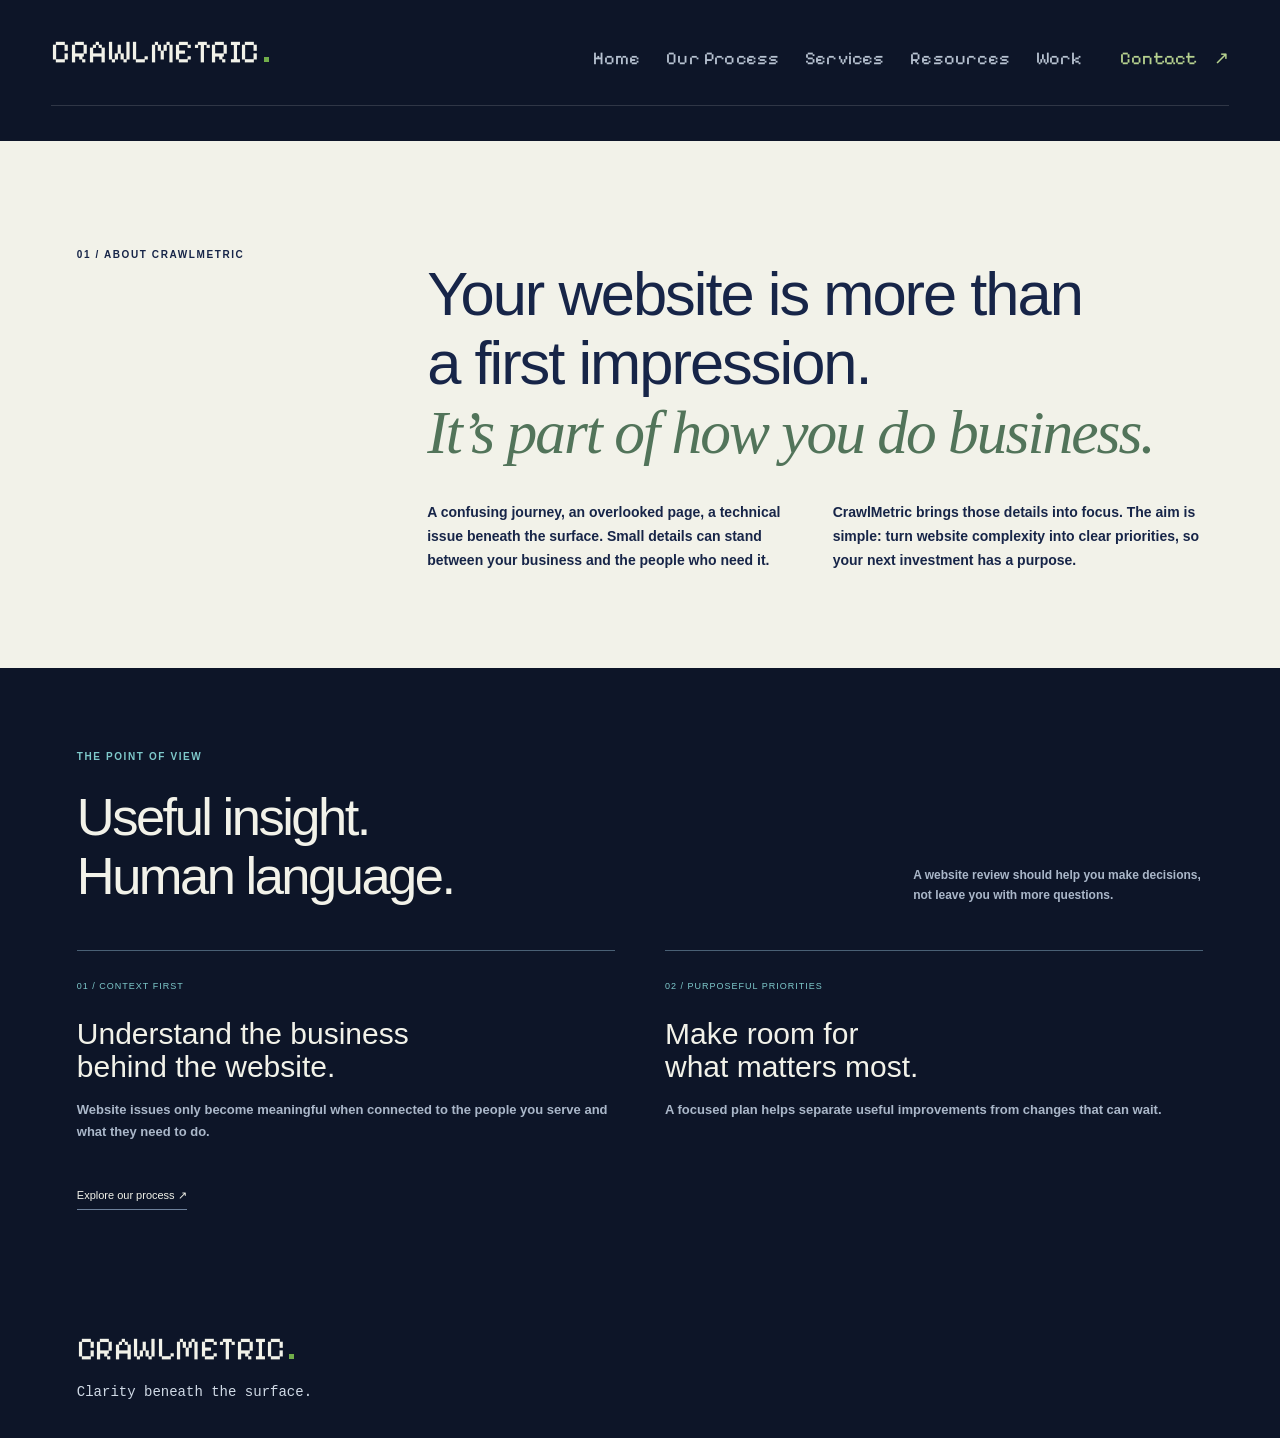
<file: about.html>
<!DOCTYPE html>
<html lang="en">
<head>
    <meta charset="UTF-8">
    <meta name="viewport" content="width=device-width, initial-scale=1.0">

    <title>About — CrawlMetric</title>
<meta name="description" content="The thinking behind CrawlMetric: clear website insights grounded in business context.">

    <link rel="preconnect" href="https://fonts.googleapis.com">
<link rel="preconnect" href="https://fonts.gstatic.com" crossorigin>

<link rel="stylesheet" href="style.css">
<link rel="stylesheet" href="homepage.css">
<link href="https://fonts.googleapis.com/css2?family=Pixelify+Sans:wght@400;500;600;700&display=swap" rel="stylesheet">


<link rel="icon" type="image/svg+xml" href="assets/favicon.svg?v=1">
<link rel="stylesheet" href="readability.css?v=1">
</head>

<body class="site-ready">
<div id="business-site" class="site-interior">
<a class="site-skip" href="#main-content">Skip to content</a>
    <header class="site-header">
        <a class="site-wordmark" href="index.html" aria-label="CrawlMetric home">CRAWLMETRIC<span class="site-brand-dot" aria-hidden="true"></span></a>
        <button class="site-menu-toggle" type="button" aria-expanded="false" aria-controls="site-navigation">Menu <span aria-hidden="true">+</span></button>
        <nav id="site-navigation" aria-label="Main navigation">
            <a href="index.html">Home</a><a href="process.html">Our Process</a><a href="services.html">Services</a><a href="resources.html">Resources</a><a href="work.html">Work</a><a class="site-nav-contact" href="contact.html">Contact <span aria-hidden="true">↗</span></a>
        </nav>
    </header>
<main id="main-content"><section class="site-about" id="about" aria-labelledby="about-title"><div class="site-wrap site-about-grid"><p class="site-eyebrow">01 / ABOUT CRAWLMETRIC</p><div><h1 class="site-page-title" id="about-title">Your website is more than<br>a first impression.<br><em>It’s part of how you do business.</em></h1><div class="site-about-copy"><p>A confusing journey, an overlooked page, a technical issue beneath the surface. Small details can stand between your business and the people who need it.</p><p>CrawlMetric brings those details into focus. The aim is simple: turn website complexity into clear priorities, so your next investment has a purpose.</p></div></div></div></section><section class="site-wrap site-section"><div class="site-section-head"><div><p class="site-eyebrow">THE POINT OF VIEW</p><h2>Useful insight.<br>Human language.</h2></div><p>A website review should help you make decisions, not leave you with more questions.</p></div><div class="site-resources"><article><span>01 / CONTEXT FIRST</span><h3>Understand the business<br>behind the website.</h3><p>Website issues only become meaningful when connected to the people you serve and what they need to do.</p></article><article><span>02 / PURPOSEFUL PRIORITIES</span><h3>Make room for<br>what matters most.</h3><p>A focused plan helps separate useful improvements from changes that can wait.</p></article></div><div class="site-page-next"><a class="site-text-link" href="process.html">Explore our process ↗</a></div></section></main>
    <footer class="site-footer site-wrap"><div class="site-footer-brand"><a class="site-wordmark" href="index.html">CRAWLMETRIC<span class="site-brand-dot" aria-hidden="true"></span></a><p>Clarity beneath the surface.</p></div></footer>
</div>
<script src="homepage.js"></script>
</body>
</html>
</file>
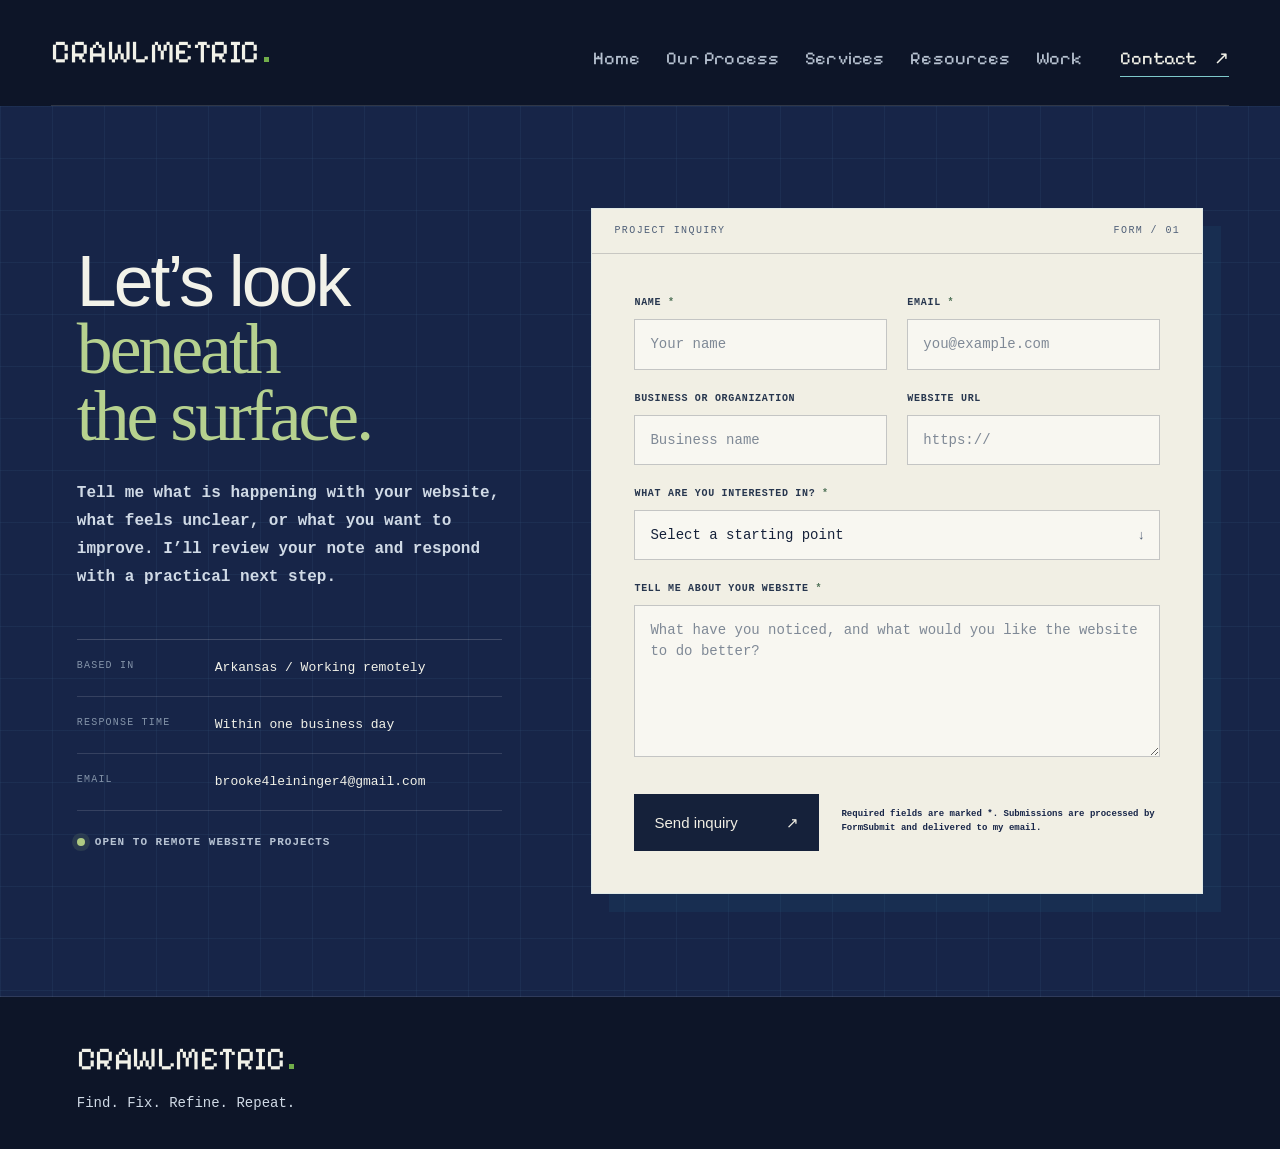
<file: contact.html>
<!DOCTYPE html>
<html lang="en">
<head>
  <meta charset="UTF-8">
  <meta name="viewport" content="width=device-width, initial-scale=1.0">
  <title>Contact — CrawlMetric</title>
  <meta name="description" content="Tell CrawlMetric about your website and goals. Based in Arkansas and available for remote projects.">
  <link rel="preconnect" href="https://fonts.googleapis.com">
  <link rel="preconnect" href="https://fonts.gstatic.com" crossorigin>
  <link rel="stylesheet" href="style.css">
  <link rel="stylesheet" href="homepage.css">
  <link rel="stylesheet" href="contact.css">
  <link href="https://fonts.googleapis.com/css2?family=Pixelify+Sans:wght@400;500;600;700&display=swap" rel="stylesheet">
  <link rel="icon" type="image/svg+xml" href="assets/favicon.svg?v=1">
<link rel="stylesheet" href="readability.css?v=1">
</head>
<body class="site-ready">
<div id="business-site" class="site-interior">
  <a class="site-skip" href="#main-content">Skip to content</a>
  <header class="site-header">
    <a class="site-wordmark" href="index.html" aria-label="CrawlMetric home">CRAWLMETRIC<span class="site-brand-dot" aria-hidden="true"></span></a>
    <button class="site-menu-toggle" type="button" aria-expanded="false" aria-controls="site-navigation">Menu <span aria-hidden="true">+</span></button>
    <nav id="site-navigation" aria-label="Main navigation">
      <a href="index.html">Home</a><a href="process.html">Our Process</a><a href="services.html">Services</a><a href="resources.html">Resources</a><a href="work.html">Work</a><a class="site-nav-contact" href="contact.html" aria-current="page">Contact <span aria-hidden="true">↗</span></a>
    </nav>
  </header>
  <main id="main-content" class="contact-main">
    <section class="contact-shell site-wrap" aria-labelledby="contact-title">
      <div class="contact-intro">
        
        <h1 id="contact-title">Let’s look<br><em>beneath the surface.</em></h1>
        <p class="contact-lede">Tell me what is happening with your website, what feels unclear, or what you want to improve. I’ll review your note and respond with a practical next step.</p>
        <dl class="contact-details">
          <div><dt>Based in</dt><dd>Arkansas / Working remotely</dd></div>
          <div><dt>Response time</dt><dd>Within one business day</dd></div>
          <div><dt>Email</dt><dd><a href="mailto:brooke4leininger4@gmail.com">brooke4leininger4@gmail.com</a></dd></div>
        </dl>
        <p class="contact-availability"><span aria-hidden="true"></span> Open to remote website projects</p>
      </div>
      <div class="contact-form-panel">
        <div class="contact-panel-head"><span>PROJECT INQUIRY</span><span aria-hidden="true">FORM / 01</span></div>
        <form class="contact-form" action="https://formsubmit.co/brooke4leininger4@gmail.com" method="POST">
          <input type="hidden" name="_subject" value="New CrawlMetric website inquiry">
          <input type="hidden" name="_template" value="table">
          <input class="contact-honey" type="text" name="_honey" tabindex="-1" autocomplete="off" aria-hidden="true">
          <div class="form-grid">
            <div class="form-field"><label for="name">Name <span aria-hidden="true">*</span></label><input id="name" name="name" type="text" autocomplete="name" placeholder="Your name" required></div>
            <div class="form-field"><label for="email">Email <span aria-hidden="true">*</span></label><input id="email" name="email" type="email" autocomplete="email" placeholder="you@example.com" required></div>
          </div>
          <div class="form-grid">
            <div class="form-field"><label for="organization">Business or organization</label><input id="organization" name="business_or_organization" type="text" autocomplete="organization" placeholder="Business name"></div>
            <div class="form-field"><label for="website">Website URL</label><input id="website" name="website_url" type="url" inputmode="url" autocomplete="url" placeholder="https://"></div>
          </div>
          <div class="form-field">
            <label for="service">What are you interested in? <span aria-hidden="true">*</span></label>
            <div class="select-wrap"><select id="service" name="service_interest" required>
              <option value="" selected disabled>Select a starting point</option>
              <option>Website Health Report</option><option>Priority Fix Sprint</option>
              <option>Re-crawl and Results Review</option><option>Monthly Website Crawl</option>
              <option>Not sure yet</option>
            </select></div>
          </div>
          <div class="form-field"><label for="message">Tell me about your website <span aria-hidden="true">*</span></label><textarea id="message" name="message" rows="6" placeholder="What have you noticed, and what would you like the website to do better?" required></textarea></div>
          <div class="contact-submit-row">
            <button type="submit">Send inquiry <span aria-hidden="true">↗</span></button>
            <p>Required fields are marked *. Submissions are processed by FormSubmit and delivered to my email.</p>
          </div>
        </form>
      </div>
    </section>
  </main>
  <footer class="site-footer site-wrap">
    <div class="site-footer-brand"><a class="site-wordmark" href="index.html">CRAWLMETRIC<span class="site-brand-dot" aria-hidden="true"></span></a><p>Find. Fix. Refine. Repeat.</p></div>
    
  </footer>
</div>
<script src="homepage.js"></script>
</body>
</html>
</file>
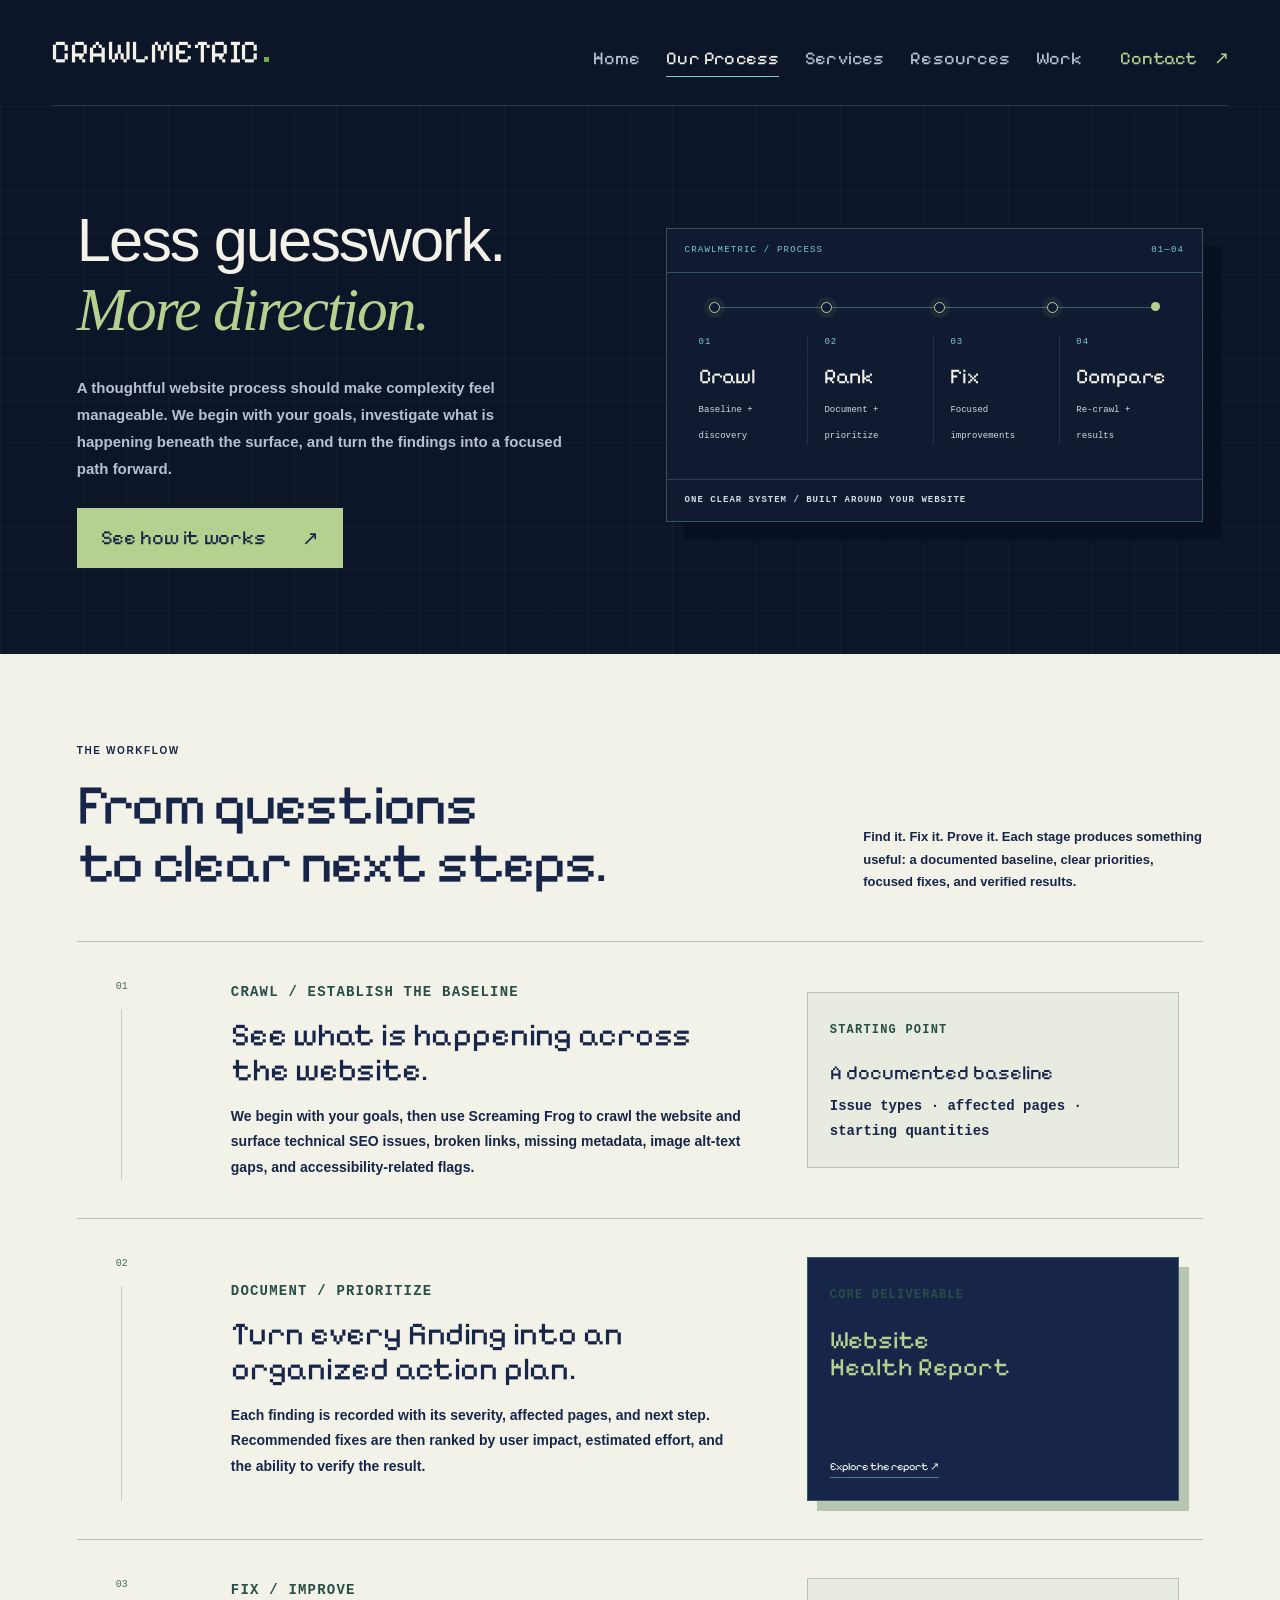
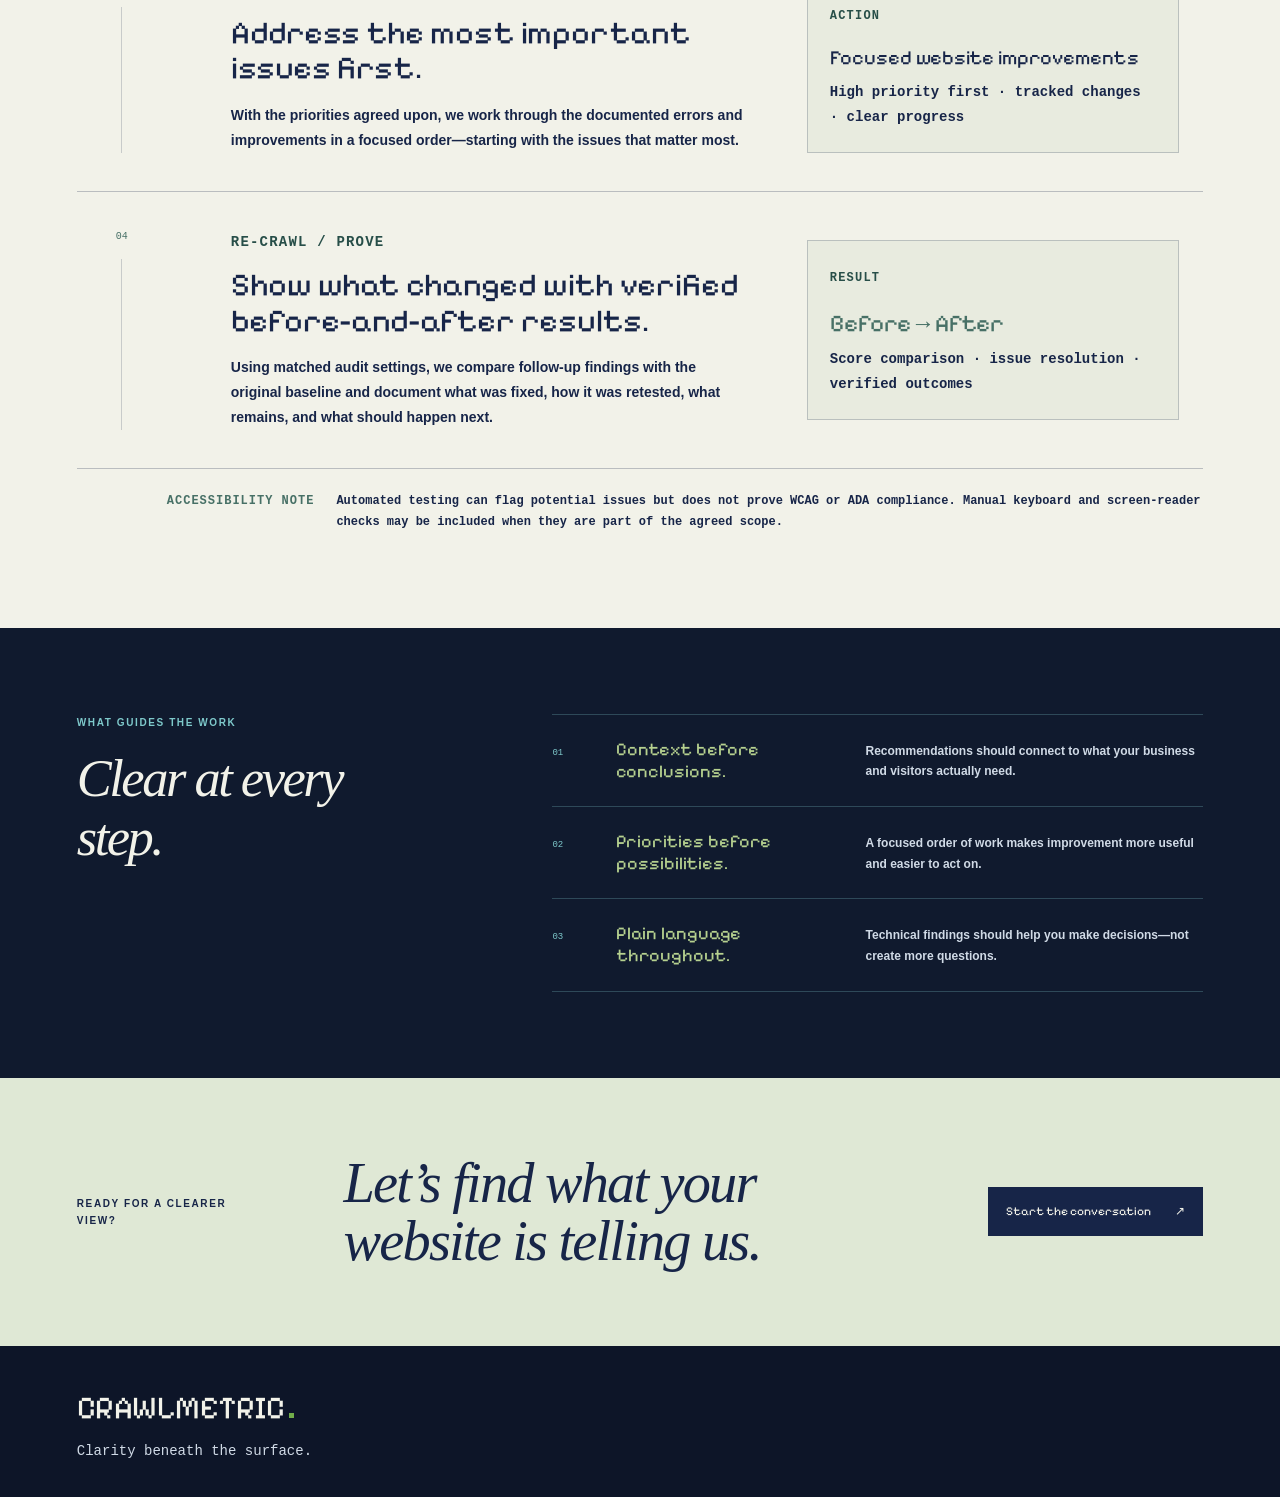
<file: process.html>
<!DOCTYPE html>
<html lang="en">
<head>
    <meta charset="UTF-8">
    <meta name="viewport" content="width=device-width, initial-scale=1.0">

    <title>Our Process — CrawlMetric</title>
<meta name="description" content="How CrawlMetric approaches website health: listen, investigate, prioritize, and refine.">

    <link rel="preconnect" href="https://fonts.googleapis.com">
<link rel="preconnect" href="https://fonts.gstatic.com" crossorigin>

<link rel="stylesheet" href="style.css">
<link rel="stylesheet" href="homepage.css">
<link rel="stylesheet" href="process.css?v=2">
<link href="https://fonts.googleapis.com/css2?family=Pixelify+Sans:wght@400;500;600;700&display=swap" rel="stylesheet">


<link rel="icon" type="image/svg+xml" href="assets/favicon.svg?v=1">
<link rel="stylesheet" href="readability.css?v=1">
</head>

<body class="site-ready">
<div id="business-site" class="site-interior">
<a class="site-skip" href="#main-content">Skip to content</a>
    <header class="site-header">
        <a class="site-wordmark" href="index.html" aria-label="CrawlMetric home">CRAWLMETRIC<span class="site-brand-dot" aria-hidden="true"></span></a>
        <button class="site-menu-toggle" type="button" aria-expanded="false" aria-controls="site-navigation">Menu <span aria-hidden="true">+</span></button>
        <nav id="site-navigation" aria-label="Main navigation">
            <a href="index.html">Home</a><a href="process.html" aria-current="page">Our Process</a><a href="services.html">Services</a><a href="resources.html">Resources</a><a href="work.html">Work</a><a class="site-nav-contact" href="contact.html">Contact <span aria-hidden="true">↗</span></a>
        </nav>
    </header>
<main id="main-content" class="process-page">
  <section class="process-hero" aria-labelledby="process-title">
    <div class="site-wrap process-hero-grid">
      <div class="process-hero-copy">
        
        <h1 class="site-page-title" id="process-title">Less guesswork.<br><em>More direction.</em></h1>
        <p class="process-intro">A thoughtful website process should make complexity feel manageable. We begin with your goals, investigate what is happening beneath the surface, and turn the findings into a focused path forward.</p>
        <a class="process-explore-button" href="#process-map">See how it works <span aria-hidden="true">↗</span></a>
      </div>
      <div class="process-system" aria-label="CrawlMetric process overview">
        <div class="process-system-top"><span>CRAWLMETRIC / PROCESS</span><span>01—04</span></div>
        <div class="process-system-track" aria-hidden="true"><i></i><i></i><i></i><i></i></div>
        <ol>
          <li><span>01</span><strong>Crawl</strong><small>Baseline + discovery</small></li>
          <li><span>02</span><strong>Rank</strong><small>Document + prioritize</small></li>
          <li><span>03</span><strong>Fix</strong><small>Focused improvements</small></li>
          <li><span>04</span><strong>Compare</strong><small>Re-crawl + results</small></li>
        </ol>
        <p>ONE CLEAR SYSTEM / BUILT AROUND YOUR WEBSITE</p>
      </div>
    </div>
  </section>

  <section class="process-map" id="process-map" aria-labelledby="map-title">
    <div class="site-wrap">
      <div class="process-section-head">
        <div><p class="site-eyebrow">THE WORKFLOW</p><h2 id="map-title">From questions<br>to clear next steps.</h2></div>
        <p>Find it. Fix it. Prove it. Each stage produces something useful: a documented baseline, clear priorities, focused fixes, and verified results.</p>
      </div>
      <ol class="process-stages">
        <li>
          <div class="process-stage-number"><span>01</span><i aria-hidden="true"></i></div>
          <div class="process-stage-copy"><p class="process-stage-label">CRAWL / ESTABLISH THE BASELINE</p><h3>See what is happening across the website.</h3><p>We begin with your goals, then use Screaming Frog to crawl the website and surface technical SEO issues, broken links, missing metadata, image alt-text gaps, and accessibility-related flags.</p></div>
          <div class="process-output"><span>STARTING POINT</span><strong>A documented baseline</strong><p>Issue types · affected pages · starting quantities</p></div>
        </li>
        <li class="process-stage-featured">
          <div class="process-stage-number"><span>02</span><i aria-hidden="true"></i></div>
          <div class="process-stage-copy"><p class="process-stage-label">DOCUMENT / PRIORITIZE</p><h3>Turn every finding into an organized action plan.</h3><p>Each finding is recorded with its severity, affected pages, and next step. Recommended fixes are then ranked by user impact, estimated effort, and the ability to verify the result.</p></div>
          <div class="process-output process-report-output"><span>CORE DELIVERABLE</span><strong>Website<br>Health Report</strong><p>Health overview · documented evidence · priority action plan</p><a href="services.html">Explore the report ↗</a></div>
        </li>
        <li>
          <div class="process-stage-number"><span>03</span><i aria-hidden="true"></i></div>
          <div class="process-stage-copy"><p class="process-stage-label">FIX / IMPROVE</p><h3>Address the most important issues first.</h3><p>With the priorities agreed upon, we work through the documented errors and improvements in a focused order—starting with the issues that matter most.</p></div>
          <div class="process-output"><span>ACTION</span><strong>Focused website improvements</strong><p>High priority first · tracked changes · clear progress</p></div>
        </li>
        <li>
          <div class="process-stage-number"><span>04</span><i aria-hidden="true"></i></div>
          <div class="process-stage-copy"><p class="process-stage-label">RE-CRAWL / PROVE</p><h3>Show what changed with verified before-and-after results.</h3><p>Using matched audit settings, we compare follow-up findings with the original baseline and document what was fixed, how it was retested, what remains, and what should happen next.</p></div>
          <div class="process-output process-compare-output"><span>RESULT</span><strong>Before → After</strong><p>Score comparison · issue resolution · verified outcomes</p></div>
        </li>
      </ol>
      <p class="process-accessibility-note"><span>ACCESSIBILITY NOTE</span> Automated testing can flag potential issues but does not prove WCAG or ADA compliance. Manual keyboard and screen-reader checks may be included when they are part of the agreed scope.</p>
    </div>
  </section>

  <section class="process-principles" aria-labelledby="principles-title">
    <div class="site-wrap process-principles-grid">
      <div><p class="site-eyebrow">WHAT GUIDES THE WORK</p><h2 id="principles-title">Clear at every step.</h2></div>
      <div class="process-principle-list">
        <article><span>01</span><h3>Context before conclusions.</h3><p>Recommendations should connect to what your business and visitors actually need.</p></article>
        <article><span>02</span><h3>Priorities before possibilities.</h3><p>A focused order of work makes improvement more useful and easier to act on.</p></article>
        <article><span>03</span><h3>Plain language throughout.</h3><p>Technical findings should help you make decisions—not create more questions.</p></article>
      </div>
    </div>
  </section>

  <section class="process-cta">
    <div class="site-wrap process-cta-grid"><p class="site-eyebrow">READY FOR A CLEARER VIEW?</p><h2>Let’s find what your<br>website is telling us.</h2><a class="site-button" href="contact.html">Start the conversation <span aria-hidden="true">↗</span></a></div>
  </section>
</main>
    <footer class="site-footer site-wrap"><div class="site-footer-brand"><a class="site-wordmark" href="index.html">CRAWLMETRIC<span class="site-brand-dot" aria-hidden="true"></span></a><p>Clarity beneath the surface.</p></div></footer>
</div>
<script src="homepage.js"></script>
</body>
</html>
</file>
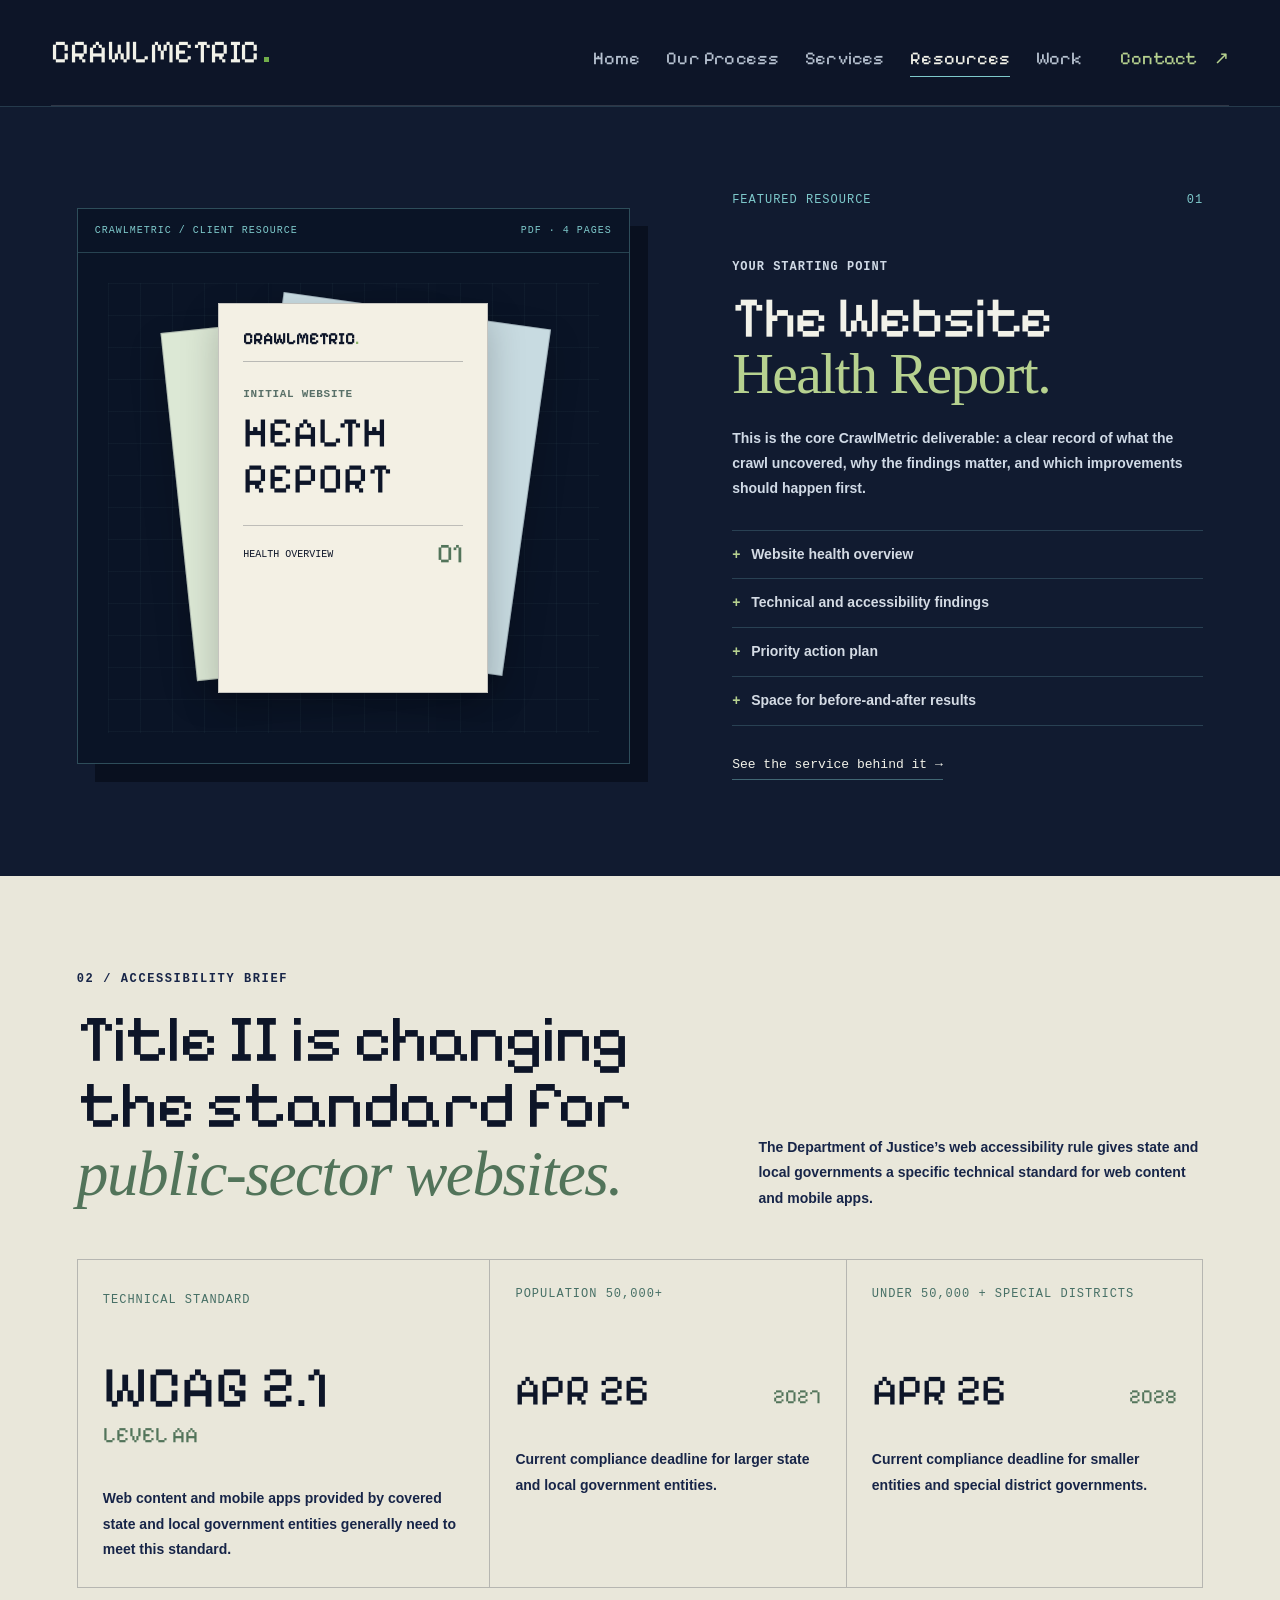
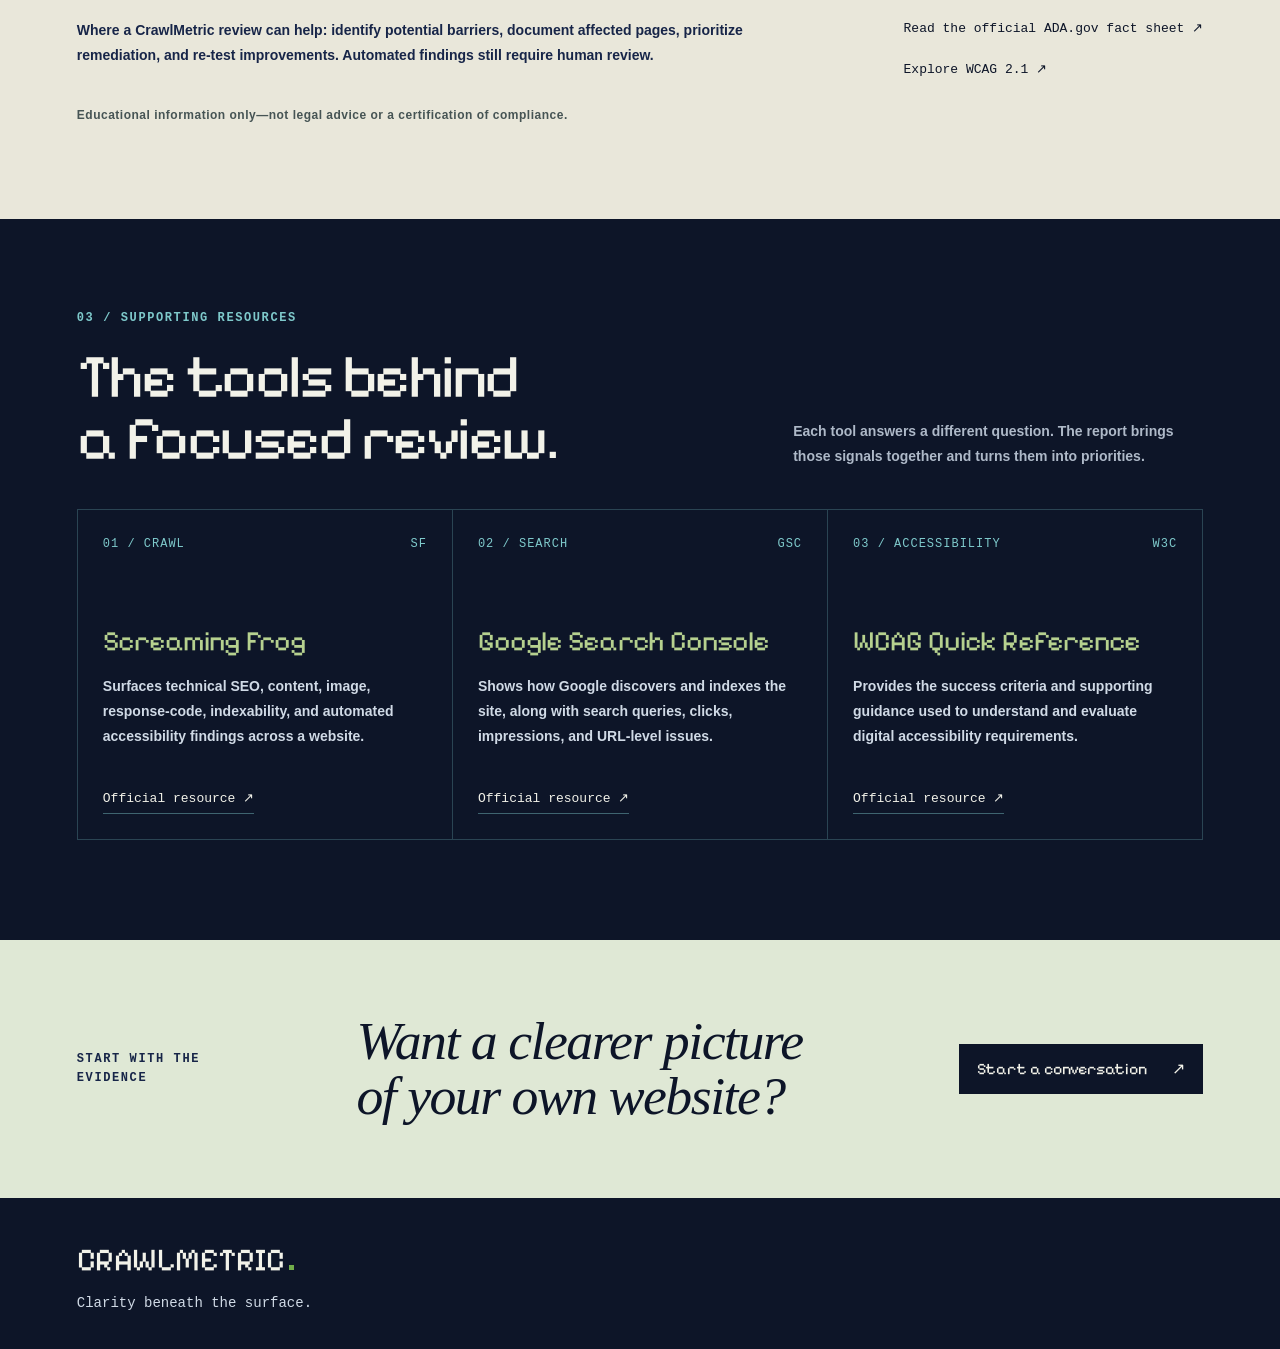
<file: resources.html>
<!DOCTYPE html>
<html lang="en">
<head>
  <meta charset="UTF-8">
  <meta name="viewport" content="width=device-width, initial-scale=1.0">
  <title>Resources — CrawlMetric</title>
  <meta name="description" content="Explore CrawlMetric's Website Health Report service, practical Title II accessibility guidance, and trusted website review tools.">
  <link rel="preconnect" href="https://fonts.googleapis.com">
  <link rel="preconnect" href="https://fonts.gstatic.com" crossorigin>
  <link rel="stylesheet" href="style.css">
  <link rel="stylesheet" href="homepage.css">
  <link rel="stylesheet" href="resources.css?v=9">
  <link href="https://fonts.googleapis.com/css2?family=Pixelify+Sans:wght@400;500;600;700&display=swap" rel="stylesheet">
  <link rel="icon" type="image/svg+xml" href="assets/favicon.svg?v=1">
<link rel="stylesheet" href="readability.css?v=1">
</head>
<body class="site-ready">
<div id="business-site" class="site-interior">
  <a class="site-skip" href="#main-content">Skip to content</a>
  <header class="site-header">
    <a class="site-wordmark" href="index.html" aria-label="CrawlMetric home">CRAWLMETRIC<span class="site-brand-dot" aria-hidden="true"></span></a>
    <button class="site-menu-toggle" type="button" aria-expanded="false" aria-controls="site-navigation">Menu <span aria-hidden="true">+</span></button>
    <nav id="site-navigation" aria-label="Main navigation">
      <a href="index.html">Home</a><a href="process.html">Our Process</a><a href="services.html">Services</a><a href="resources.html" aria-current="page">Resources</a><a href="work.html">Work</a><a class="site-nav-contact" href="contact.html">Contact <span aria-hidden="true">↗</span></a>
    </nav>
  </header>

  <main id="main-content" class="resources-page">


    <section class="report-feature" aria-labelledby="report-title">
      <div class="site-wrap report-feature-grid">
        <div class="report-preview" aria-label="Illustrative preview of the Website Health Report">
          <div class="report-preview-top"><span>CRAWLMETRIC / CLIENT RESOURCE</span><span>PDF · 4 PAGES</span></div>
          <div class="report-pages" aria-hidden="true">
            <div class="report-page report-page-back"><span>04</span></div>
            <div class="report-page report-page-mid"><span>02</span></div>
            <div class="report-page report-page-front">
              <div class="mini-report-brand">CRAWLMETRIC<span>.</span></div>
              <p>INITIAL WEBSITE</p>
              <strong>HEALTH<br>REPORT</strong>
              <div class="mini-report-score"><span>HEALTH OVERVIEW</span><b>01</b></div>
            </div>
          </div>
        </div>
        <div class="report-copy">
          <div class="resource-number"><span>FEATURED RESOURCE</span><span>01</span></div>
          <p class="resource-kicker">YOUR STARTING POINT</p>
          <h1 id="report-title">The Website<br><em>Health Report.</em></h1>
          <p>This is the core CrawlMetric deliverable: a clear record of what the crawl uncovered, why the findings matter, and which improvements should happen first.</p>
          <ul>
            <li>Website health overview</li>
            <li>Technical and accessibility findings</li>
            <li>Priority action plan</li>
            <li>Space for before-and-after results</li>
          </ul>
          <div class="report-actions">
            <a class="resource-text-link" href="services.html">See the service behind it →</a>
          </div>
        </div>
      </div>
    </section>

    <section class="title-two" aria-labelledby="title-two-title">
      <div class="site-wrap title-two-head">
        <div>
          <p class="site-eyebrow">02 / ACCESSIBILITY BRIEF</p>
          <h2 id="title-two-title">Title II is changing the standard for <em>public-sector websites.</em></h2>
        </div>
        <p>The Department of Justice’s web accessibility rule gives state and local governments a specific technical standard for web content and mobile apps.</p>
      </div>
      <div class="site-wrap title-two-dashboard">
        <article class="title-two-standard">
          <span>TECHNICAL STANDARD</span>
          <strong>WCAG 2.1</strong>
          <b>LEVEL AA</b>
          <p>Web content and mobile apps provided by covered state and local government entities generally need to meet this standard.</p>
        </article>
        <article class="title-two-deadline">
          <div><span>POPULATION 50,000+</span><strong>APR 26</strong><b>2027</b></div>
          <p>Current compliance deadline for larger state and local government entities.</p>
        </article>
        <article class="title-two-deadline">
          <div><span>UNDER 50,000 + SPECIAL DISTRICTS</span><strong>APR 26</strong><b>2028</b></div>
          <p>Current compliance deadline for smaller entities and special district governments.</p>
        </article>
      </div>
      <div class="site-wrap title-two-footer">
        <p><strong>Where a CrawlMetric review can help:</strong> identify potential barriers, document affected pages, prioritize remediation, and re-test improvements. Automated findings still require human review.</p>
        <div>
          <a href="https://www.ada.gov/resources/2024-03-08-web-rule/" target="_blank" rel="noopener noreferrer">Read the official ADA.gov fact sheet ↗</a>
          <a href="https://www.w3.org/WAI/WCAG21/quickref/" target="_blank" rel="noopener noreferrer">Explore WCAG 2.1 ↗</a>
        </div>
        <small>Educational information only—not legal advice or a certification of compliance.</small>
      </div>
    </section>

    <section class="supporting-tools" aria-labelledby="tools-title">
      <div class="site-wrap tools-head">
        <div><p class="site-eyebrow">03 / SUPPORTING RESOURCES</p><h2 id="tools-title">The tools behind<br>a focused review.</h2></div>
        <p>Each tool answers a different question. The report brings those signals together and turns them into priorities.</p>
      </div>
      <div class="site-wrap tools-grid">
        <article>
          <div class="tool-top"><span>01 / CRAWL</span><span>SF</span></div>
          <h3>Screaming Frog</h3>
          <p>Surfaces technical SEO, content, image, response-code, indexability, and automated accessibility findings across a website.</p>
          <a href="https://www.screamingfrog.co.uk/seo-spider/" target="_blank" rel="noopener noreferrer">Official resource ↗</a>
        </article>
        <article>
          <div class="tool-top"><span>02 / SEARCH</span><span>GSC</span></div>
          <h3>Google Search Console</h3>
          <p>Shows how Google discovers and indexes the site, along with search queries, clicks, impressions, and URL-level issues.</p>
          <a href="https://search.google.com/search-console/about" target="_blank" rel="noopener noreferrer">Official resource ↗</a>
        </article>
        <article>
          <div class="tool-top"><span>03 / ACCESSIBILITY</span><span>W3C</span></div>
          <h3>WCAG Quick Reference</h3>
          <p>Provides the success criteria and supporting guidance used to understand and evaluate digital accessibility requirements.</p>
          <a href="https://www.w3.org/WAI/WCAG21/quickref/" target="_blank" rel="noopener noreferrer">Official resource ↗</a>
        </article>
      </div>
    </section>

    <section class="resource-cta">
      <div class="site-wrap resource-cta-grid">
        <p class="site-eyebrow">START WITH THE EVIDENCE</p>
        <h2>Want a clearer picture<br>of your own website?</h2>
        <a class="site-button" href="contact.html">Start a conversation <span aria-hidden="true">↗</span></a>
      </div>
    </section>
  </main>

  <footer class="site-footer site-wrap">
    <div class="site-footer-brand"><a class="site-wordmark" href="index.html">CRAWLMETRIC<span class="site-brand-dot" aria-hidden="true"></span></a><p>Clarity beneath the surface.</p></div>
    
  </footer>
</div>
<script src="homepage.js"></script>
</body>
</html>
</file>
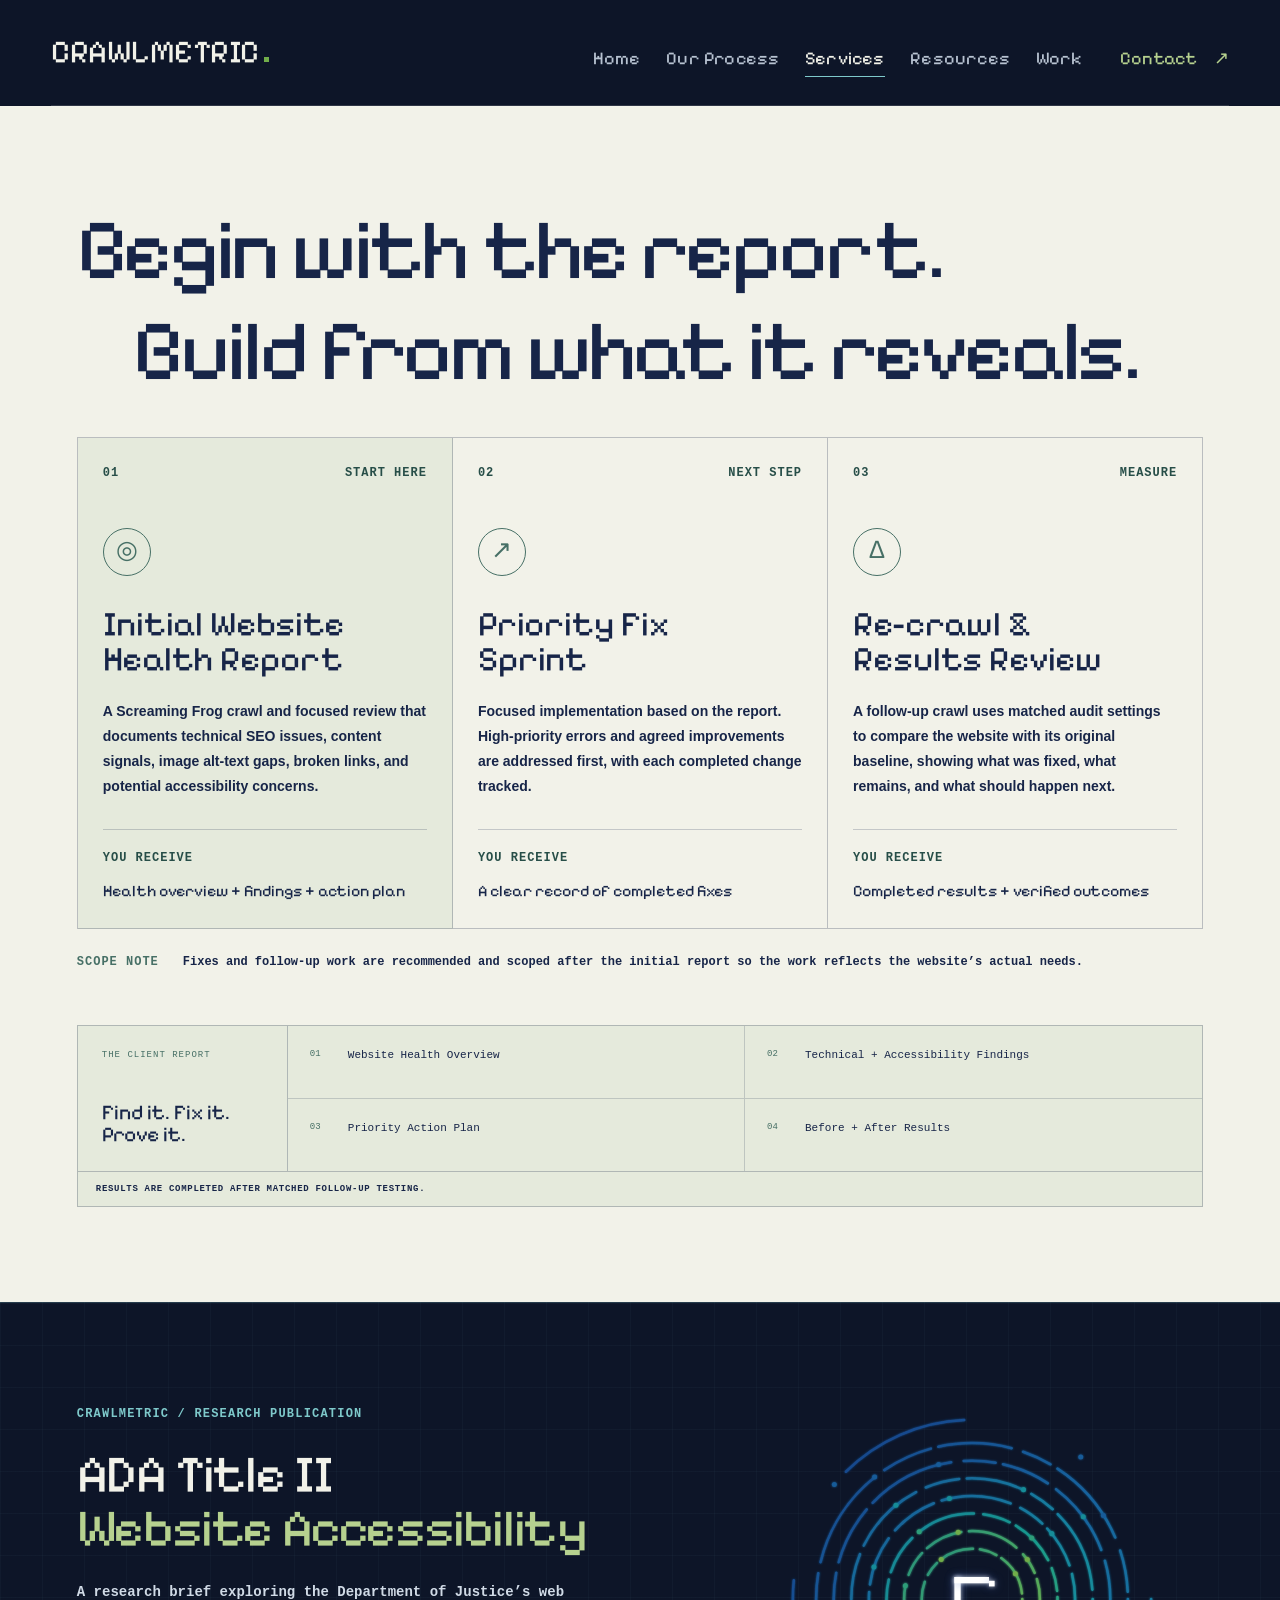
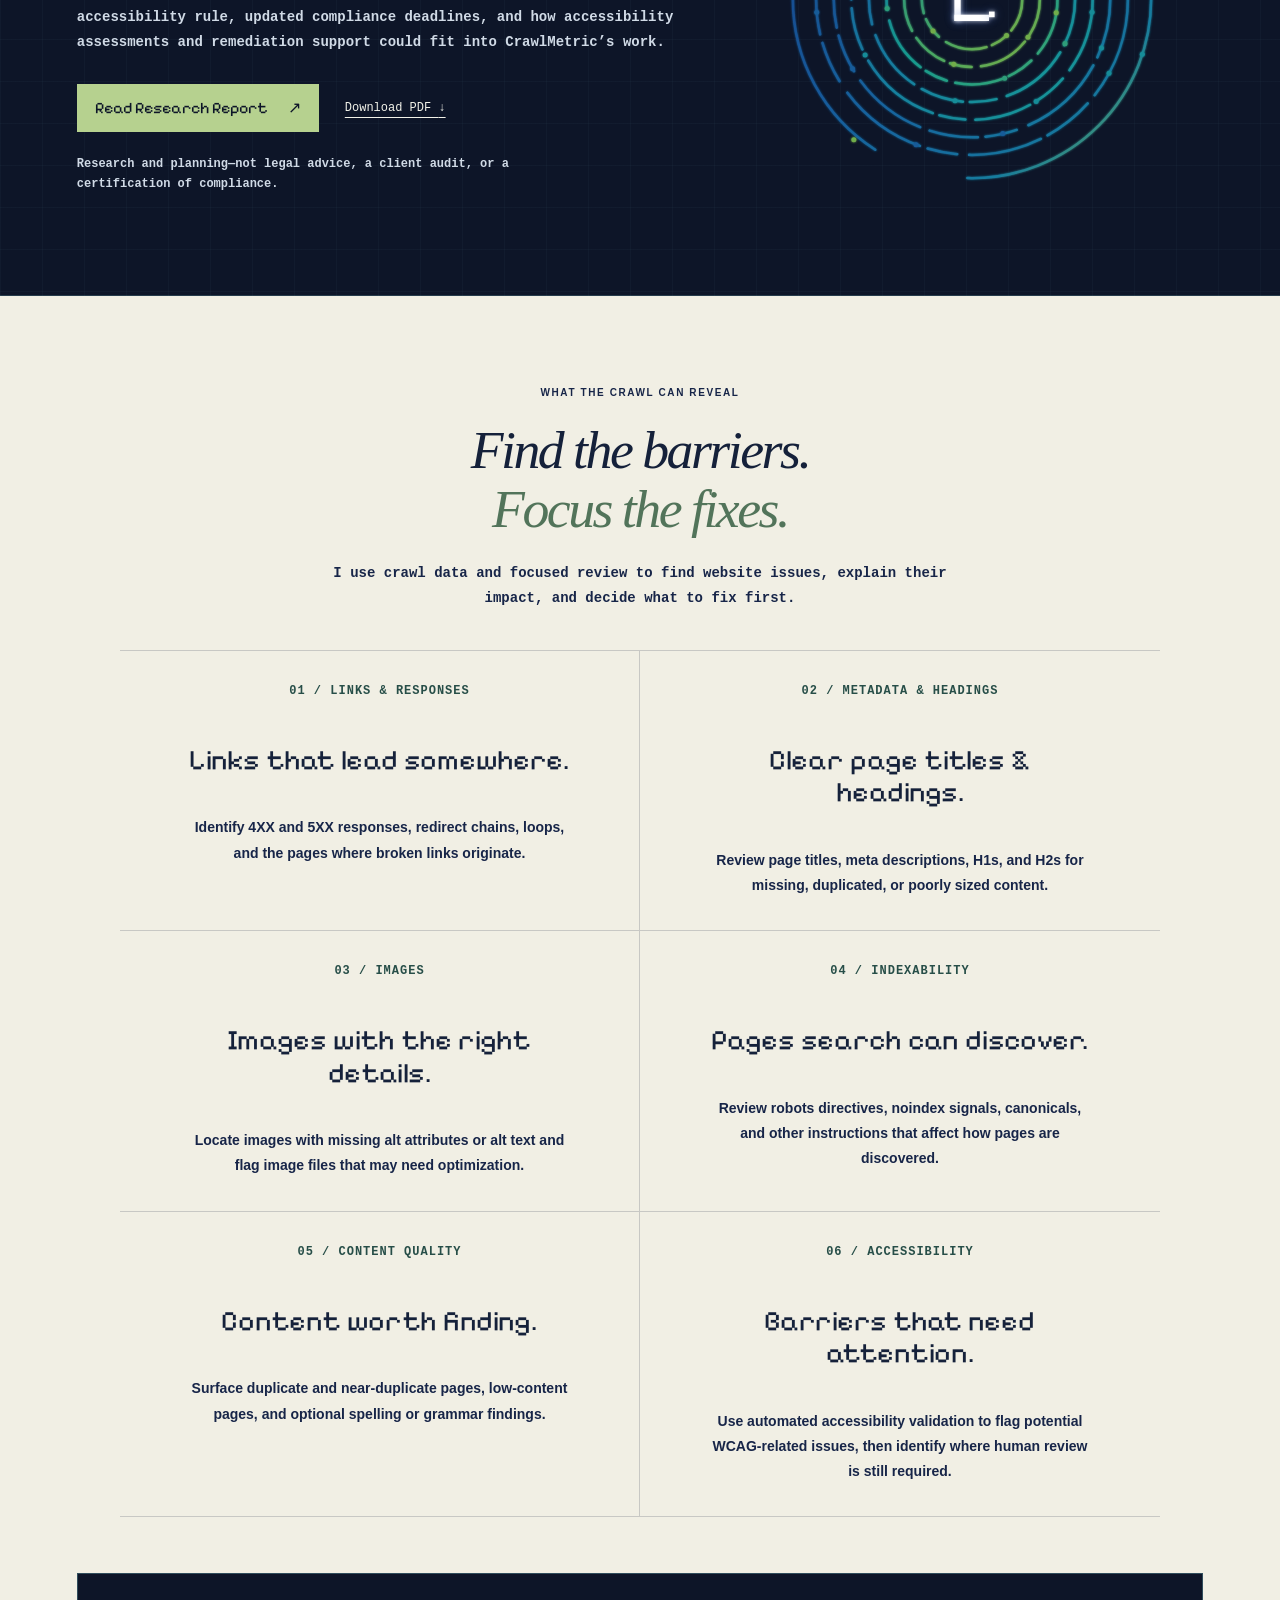
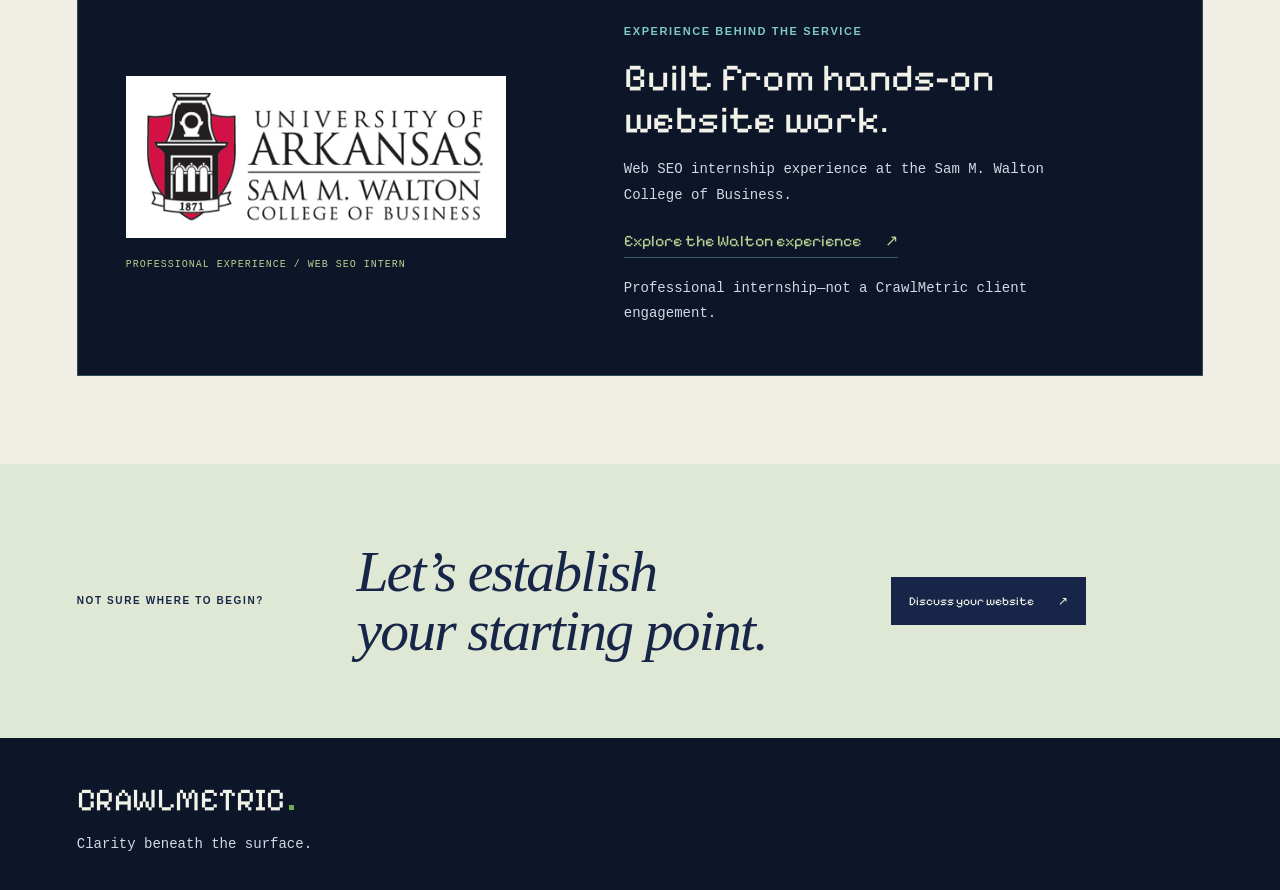
<file: services.html>
<!DOCTYPE html>
<html lang="en">
<head>
    <meta charset="UTF-8">
    <meta name="viewport" content="width=device-width, initial-scale=1.0">

    <title>Services — CrawlMetric</title>
<meta name="description" content="Explore CrawlMetric’s proposed website health assessments, improvement planning, and website refinement services.">

    <link rel="preconnect" href="https://fonts.googleapis.com">
<link rel="preconnect" href="https://fonts.gstatic.com" crossorigin>

<link rel="stylesheet" href="style.css">
<link rel="stylesheet" href="homepage.css">
<link rel="stylesheet" href="services.css?v=12">
<link href="https://fonts.googleapis.com/css2?family=Pixelify+Sans:wght@400;500;600;700&display=swap" rel="stylesheet">


<link rel="icon" type="image/svg+xml" href="assets/favicon.svg?v=1">
<link rel="stylesheet" href="readability.css?v=1">
</head>

<body class="site-ready">
<div id="business-site" class="site-interior">
<a class="site-skip" href="#main-content">Skip to content</a>
    <header class="site-header">
        <a class="site-wordmark" href="index.html" aria-label="CrawlMetric home">CRAWLMETRIC<span class="site-brand-dot" aria-hidden="true"></span></a>
        <button class="site-menu-toggle" type="button" aria-expanded="false" aria-controls="site-navigation">Menu <span aria-hidden="true">+</span></button>
        <nav id="site-navigation" aria-label="Main navigation">
            <a href="index.html">Home</a><a href="process.html">Our Process</a><a href="services.html" aria-current="page">Services</a><a href="resources.html">Resources</a><a href="work.html">Work</a><a class="site-nav-contact" href="contact.html">Contact <span aria-hidden="true">↗</span></a>
        </nav>
    </header>
<main id="main-content" class="services-page">
  <section class="services-path services-path-first" aria-labelledby="services-title">
    <div class="site-wrap">
      <div class="services-section-head"><div><h1 id="services-title"><span>Begin with the report.</span> <span>Build from what it reveals.</span></h1></div></div>
      <div class="services-grid">
        <article class="services-card services-card-primary">
          <div class="services-card-top"><span>01</span><span>START HERE</span></div>
          <div class="services-card-icon" aria-hidden="true">◎</div>
          <h3>Initial Website<br>Health Report</h3>
          <p>A Screaming Frog crawl and focused review that documents technical SEO issues, content signals, image alt-text gaps, broken links, and potential accessibility concerns.</p>
          <div class="services-deliverable"><span>YOU RECEIVE</span><strong>Health overview + findings + action plan</strong></div>
        </article>
        <article class="services-card">
          <div class="services-card-top"><span>02</span><span>NEXT STEP</span></div>
          <div class="services-card-icon" aria-hidden="true">↗</div>
          <h3>Priority Fix<br>Sprint</h3>
          <p>Focused implementation based on the report. High-priority errors and agreed improvements are addressed first, with each completed change tracked.</p>
          <div class="services-deliverable"><span>YOU RECEIVE</span><strong>A clear record of completed fixes</strong></div>
        </article>
        <article class="services-card">
          <div class="services-card-top"><span>03</span><span>MEASURE</span></div>
          <div class="services-card-icon" aria-hidden="true">∆</div>
          <h3>Re-crawl &amp;<br>Results Review</h3>
          <p>A follow-up crawl uses matched audit settings to compare the website with its original baseline, showing what was fixed, what remains, and what should happen next.</p>
          <div class="services-deliverable"><span>YOU RECEIVE</span><strong>Completed results + verified outcomes</strong></div>
        </article>
      </div>
      <p class="services-scope-note"><span>SCOPE NOTE</span> Fixes and follow-up work are recommended and scoped after the initial report so the work reflects the website’s actual needs.</p>
      <div class="services-report-pages" aria-label="Four sections of the Website Health Report">
        <div class="services-report-pages-title"><span>THE CLIENT REPORT</span><strong>Find it. Fix it. Prove it.</strong></div>
        <ol>
          <li><span>01</span>Website Health Overview</li>
          <li><span>02</span>Technical + Accessibility Findings</li>
          <li><span>03</span>Priority Action Plan</li>
          <li><span>04</span>Before + After Results</li>
        </ol>
        <p>Results are completed after matched follow-up testing.</p>
      </div>
    </div>
  </section>

  <section class="services-publication" aria-labelledby="publication-title">
    <div class="site-wrap services-publication-layout">
      <div class="publication-copy">
        <p class="publication-label">CRAWLMETRIC / RESEARCH PUBLICATION</p>
        <h2 id="publication-title">ADA Title II<br><span>Website Accessibility</span></h2>
        <p class="publication-description">A research brief exploring the Department of Justice’s web accessibility rule, updated compliance deadlines, and how accessibility assessments and remediation support could fit into CrawlMetric’s work.</p>

        <div class="publication-actions">
          <a class="publication-read" href="assets/resources/CrawlMetric_ADA_Title_II_Research_Report.pdf?v=3" target="_blank" rel="noopener">Read Research Report <span aria-hidden="true">↗</span><span class="publication-sr-only"> (PDF, opens in a new tab)</span></a>
          <a class="publication-download" href="assets/resources/CrawlMetric_ADA_Title_II_Research_Report.pdf?v=3" download="CrawlMetric_ADA_Title_II_Research_Report.pdf">Download PDF <span aria-hidden="true">↓</span></a>
        </div>
        <p class="publication-note">Research and planning—not legal advice, a client audit, or a certification of compliance.</p>
      </div>
      <div class="publication-ring site-signal-art" aria-hidden="true"><svg
            class="crawl-logo"
            viewBox="0 0 700 700"
            xmlns="http://www.w3.org/2000/svg"
            aria-hidden="true"
        >

            <!-- =====================================
                 GRADIENTS
            ====================================== -->

            <defs>

                <linearGradient id="ada-outerBlue" x1="0%" y1="0%" x2="100%" y2="100%">
                    <stop offset="0%" stop-color="#173f86"/>
                    <stop offset="45%" stop-color="#155b9b"/>
                    <stop offset="78%" stop-color="#177c9e"/>
                    <stop offset="100%" stop-color="#67a84d"/>
                </linearGradient>

                <linearGradient id="ada-deepBlue" x1="0%" y1="0%" x2="100%" y2="100%">
                    <stop offset="0%" stop-color="#17488c"/>
                    <stop offset="55%" stop-color="#17649e"/>
                    <stop offset="100%" stop-color="#147f9d"/>
                </linearGradient>

                <linearGradient id="ada-blueCyan" x1="0%" y1="0%" x2="100%" y2="100%">
                    <stop offset="0%" stop-color="#175a97"/>
                    <stop offset="52%" stop-color="#147f9e"/>
                    <stop offset="100%" stop-color="#179b96"/>
                </linearGradient>

                <linearGradient id="ada-cyanMint" x1="0%" y1="0%" x2="100%" y2="100%">
                    <stop offset="0%" stop-color="#157f98"/>
                    <stop offset="52%" stop-color="#199a8d"/>
                    <stop offset="100%" stop-color="#3ba66f"/>
                </linearGradient>

                <linearGradient id="ada-mintGreen" x1="0%" y1="0%" x2="100%" y2="100%">
                    <stop offset="0%" stop-color="#238f7f"/>
                    <stop offset="55%" stop-color="#48a763"/>
                    <stop offset="100%" stop-color="#78ad46"/>
                </linearGradient>

                <filter id="ada-ringGlow" x="-30%" y="-30%" width="160%" height="160%">
                    <feGaussianBlur stdDeviation="1.4" result="blur"/>
                    <feMerge>
                        <feMergeNode in="blur"/>
                        <feMergeNode in="SourceGraphic"/>
                    </feMerge>
                </filter>

            </defs>


            <!-- =====================================
                 OUTER CIRCUIT SYSTEM
            ====================================== -->

            <g class="orbit outer-orbit">

                <circle
                    class="outer-path outer-path-a"
                    cx="350"
                    cy="350"
                    r="285"
                />

                <circle
                    class="outer-path outer-path-b"
                    cx="350"
                    cy="350"
                    r="285"
                />

                <circle
                    class="outer-path outer-path-c"
                    cx="350"
                    cy="350"
                    r="285"
                />

                <!-- irregular outer nodes -->
                <circle class="node node-blue" cx="131" cy="168" r="4"/>
                <circle class="node node-blue" cx="523" cy="124" r="4"/>
                <circle class="node node-cyan" cx="621" cy="438" r="4"/>
                <circle class="node node-green" cx="162" cy="574" r="4"/>

            </g>


            <!-- =====================================
                 TRACK 1
                 r = 248
            ====================================== -->

            <g class="orbit orbit-1">

                <circle
                    class="track track-1"
                    cx="350"
                    cy="350"
                    r="248"
                />

                <circle class="node node-blue" cx="195" cy="156" r="4"/>
                <circle class="node node-blue" cx="559" cy="217" r="4"/>
                <circle class="node node-cyan" cx="568" cy="468" r="4"/>
                <circle class="node node-blue" cx="261" cy="582" r="4"/>
                <circle class="node node-blue" cx="103" cy="371" r="4"/>


            </g>


            <!-- =====================================
                 TRACK 2
                 r = 220
            ====================================== -->

            <g class="orbit orbit-2">

                <circle
                    class="track track-2"
                    cx="350"
                    cy="350"
                    r="220"
                />

                <circle class="node node-blue" cx="297" cy="136" r="4"/>
                <circle class="node node-cyan" cx="527" cy="219" r="4"/>
                <circle class="node node-cyan" cx="556" cy="428" r="4"/>
                <circle class="node node-blue" cx="399" cy="564" r="4"/>
                <circle class="node node-blue" cx="160" cy="461" r="4"/>


            </g>


            <!-- =====================================
                 TRACK 3
                 r = 192
            ====================================== -->

            <g class="orbit orbit-3">

                <circle
                    class="track track-3"
                    cx="350"
                    cy="350"
                    r="192"
                />

                <circle class="node node-cyan" cx="229" cy="201" r="4"/>
                <circle class="node node-cyan" cx="432" cy="176" r="4"/>
                <circle class="node node-cyan" cx="541" cy="371" r="4"/>
                <circle class="node node-cyan" cx="452" cy="513" r="4"/>
                <circle class="node node-cyan" cx="180" cy="439" r="4"/>

            </g>


            <!-- =====================================
                 TRACK 4
                 r = 164
            ====================================== -->

            <g class="orbit orbit-4">

                <circle
                    class="track track-4"
                    cx="350"
                    cy="350"
                    r="164"
                />

                <circle class="node node-cyan" cx="314" cy="190" r="4"/>
                <circle class="node node-cyan" cx="477" cy="246" r="4"/>
                <circle class="node node-mint" cx="498" cy="421" r="4"/>
                <circle class="node node-cyan" cx="323" cy="512" r="4"/>
                <circle class="node node-cyan" cx="194" cy="299" r="4"/>

            </g>


            <!-- =====================================
                 TRACK 5
                 r = 136
            ====================================== -->

            <g class="orbit orbit-5">

                <circle
                    class="track track-5"
                    cx="350"
                    cy="350"
                    r="136"
                />

                <circle class="node node-mint" cx="266" cy="243" r="4"/>
                <circle class="node node-mint" cx="445" cy="253" r="4"/>
                <circle class="node node-green" cx="484" cy="372" r="4"/>
                <circle class="node node-mint" cx="402" cy="476" r="4"/>
                <circle class="node node-mint" cx="215" cy="365" r="4"/>

            </g>


            <!-- =====================================
                 TRACK 6
                 r = 108
            ====================================== -->

            <g class="orbit orbit-6">

                <circle
                    class="track track-6"
                    cx="350"
                    cy="350"
                    r="108"
                />

                <circle class="node node-green" cx="328" cy="244" r="4"/>
                <circle class="node node-green" cx="438" cy="287" r="4"/>
                <circle class="node node-green" cx="439" cy="411" r="4"/>
                <circle class="node node-green" cx="321" cy="454" r="4"/>
                <circle class="node node-mint" cx="244" cy="329" r="4"/>

            </g>


            <!-- =====================================
                 TRACK 7
                 r = 80
                 Gives C breathing room
            ====================================== -->

            <g class="orbit orbit-7">

                <circle
                    class="track track-7"
                    cx="350"
                    cy="350"
                    r="80"
                />

                <circle class="node node-green" cx="301" cy="287" r="4"/>
                <circle class="node node-green" cx="419" cy="310" r="4"/>
                <circle class="node node-green" cx="405" cy="408" r="4"/>
                <circle class="node node-green" cx="288" cy="401" r="4"/>

            </g>


            <!-- =====================================
                 CENTER C
                 DOES NOT MOVE
            ====================================== -->

            <g class="center-c">

                <rect x="322" y="315" width="10" height="70"/>

                <rect x="322" y="315" width="55" height="10"/>

                <rect x="322" y="375" width="55" height="10"/>

                <rect x="377" y="321" width="9" height="9"/>

                <rect x="377" y="370" width="9" height="9"/>

            </g>

        <style>.publication-ring .outer-path{stroke:url(#ada-outerBlue);filter:url(#ada-ringGlow)}.publication-ring .track-1{stroke:url(#ada-deepBlue);filter:url(#ada-ringGlow)}.publication-ring .track-2{stroke:url(#ada-deepBlue);filter:url(#ada-ringGlow)}.publication-ring .track-3{stroke:url(#ada-blueCyan);filter:url(#ada-ringGlow)}.publication-ring .track-4{stroke:url(#ada-blueCyan);filter:url(#ada-ringGlow)}.publication-ring .track-5{stroke:url(#ada-cyanMint);filter:url(#ada-ringGlow)}.publication-ring .track-6{stroke:url(#ada-mintGreen);filter:url(#ada-ringGlow)}.publication-ring .track-7{stroke:url(#ada-mintGreen);filter:url(#ada-ringGlow)}</style></svg></div>
    </div>
  </section>

  <section class="services-review" aria-labelledby="review-title">
    <div class="site-wrap services-review-grid">
      <div class="services-review-heading"><p class="site-eyebrow">WHAT THE CRAWL CAN REVEAL</p><h2 id="review-title">Find the barriers.<br><em>Focus the fixes.</em></h2><p>I use crawl data and focused review to find website issues, explain their impact, and decide what to fix first.</p></div>
      <div class="services-review-list">
        <article><span>01 / LINKS &amp; RESPONSES</span><h3>Links that lead somewhere.</h3><p>Identify 4XX and 5XX responses, redirect chains, loops, and the pages where broken links originate.</p></article>
        <article><span>02 / METADATA &amp; HEADINGS</span><h3>Clear page titles &amp; headings.</h3><p>Review page titles, meta descriptions, H1s, and H2s for missing, duplicated, or poorly sized content.</p></article>
        <article><span>03 / IMAGES</span><h3>Images with the right details.</h3><p>Locate images with missing alt attributes or alt text and flag image files that may need optimization.</p></article>
        <article><span>04 / INDEXABILITY</span><h3>Pages search can discover.</h3><p>Review robots directives, noindex signals, canonicals, and other instructions that affect how pages are discovered.</p></article>
        <article><span>05 / CONTENT QUALITY</span><h3>Content worth finding.</h3><p>Surface duplicate and near-duplicate pages, low-content pages, and optional spelling or grammar findings.</p></article>
        <article><span>06 / ACCESSIBILITY</span><h3>Barriers that need attention.</h3><p>Use automated accessibility validation to flag potential WCAG-related issues, then identify where human review is still required.</p></article>
      </div>
    </div>
    <div class="site-wrap services-experience">
      <div class="services-experience-logo"><img src="assets/walton-college-logo.png" alt="Sam M. Walton College of Business, University of Arkansas" width="400" height="150" loading="lazy"><span>PROFESSIONAL EXPERIENCE / WEB SEO INTERN</span></div>
      <div class="services-experience-copy"><p class="site-eyebrow">EXPERIENCE BEHIND THE SERVICE</p><h3>Built from hands-on<br>website work.</h3><p>Web SEO internship experience at the Sam M. Walton College of Business.</p><a href="work.html?case=walton">Explore the Walton experience <span aria-hidden="true">↗</span></a><p class="services-experience-disclosure">Professional internship—not a CrawlMetric client engagement.</p></div>

    </div>
  </section>

  <section class="services-cta">
    <div class="site-wrap services-cta-grid"><p class="site-eyebrow">NOT SURE WHERE TO BEGIN?</p><h2>Let’s establish<br>your starting point.</h2><div><a class="site-button" href="contact.html">Discuss your website <span aria-hidden="true">↗</span></a></div></div>
  </section>
</main>
    <footer class="site-footer site-wrap"><div class="site-footer-brand"><a class="site-wordmark" href="index.html">CRAWLMETRIC<span class="site-brand-dot" aria-hidden="true"></span></a><p>Clarity beneath the surface.</p></div></footer>
</div>
<script src="homepage.js"></script>
</body>
</html>
</file>
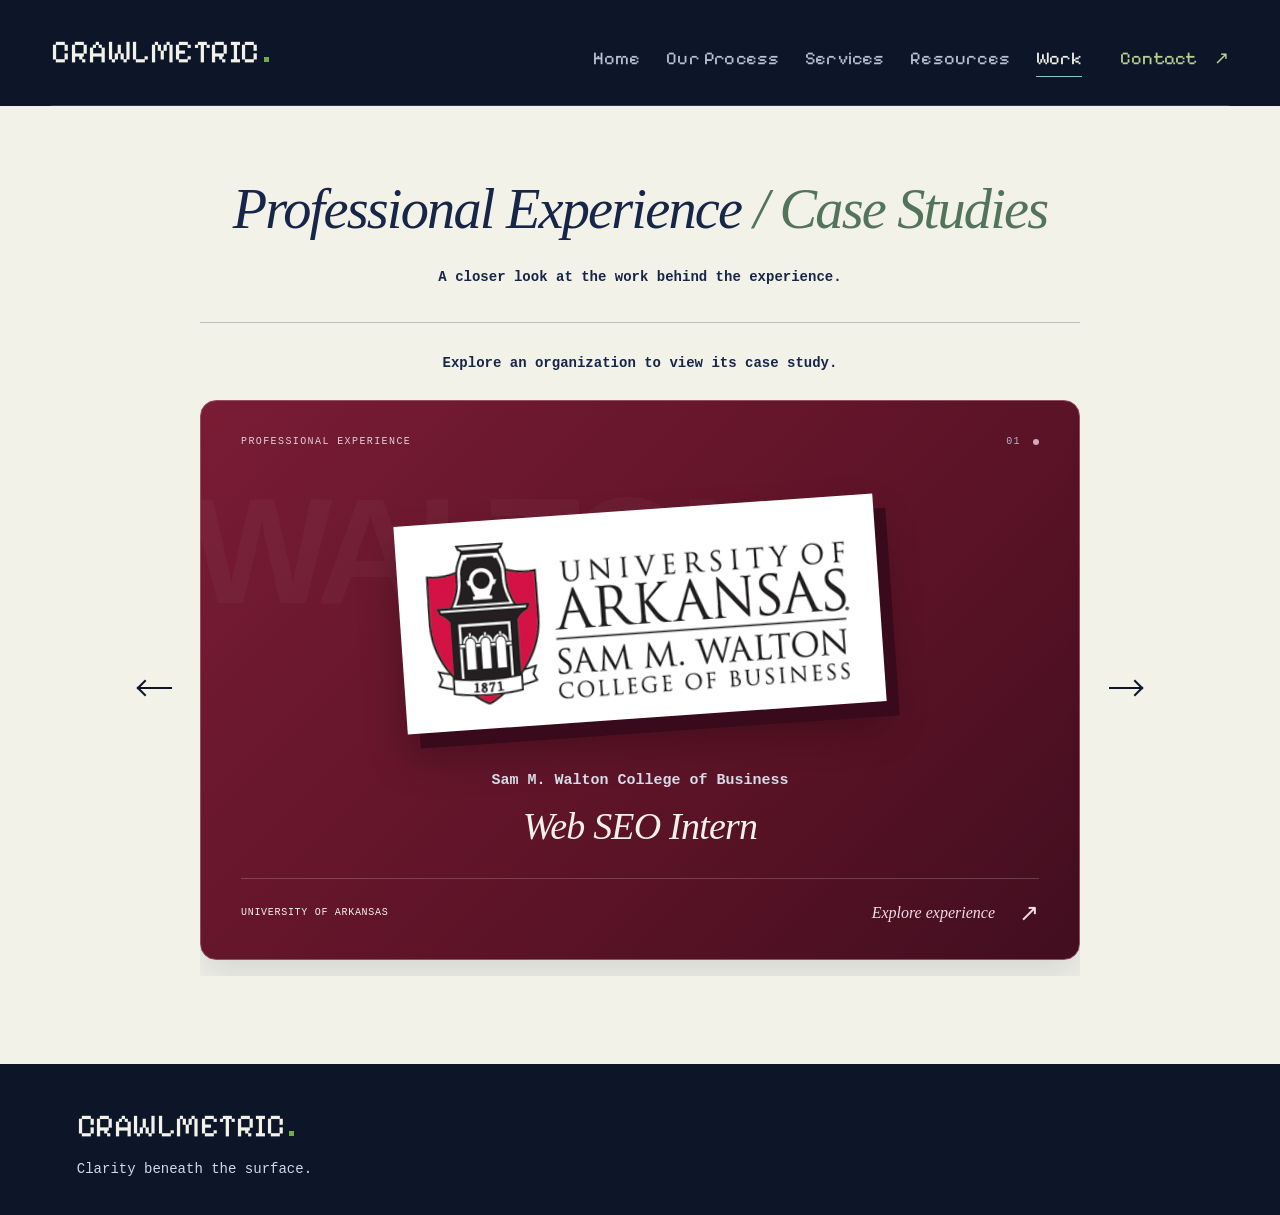
<file: work.html>
<!DOCTYPE html>
<html lang="en">
<head>
    <meta charset="UTF-8">
    <meta name="viewport" content="width=device-width, initial-scale=1.0">

    <title>Work / Portfolio — CrawlMetric</title>
<meta name="description" content="Professional experience and case studies from CrawlMetric, beginning with Sam M. Walton College of Business.">

    <link rel="preconnect" href="https://fonts.googleapis.com">
<link rel="preconnect" href="https://fonts.gstatic.com" crossorigin>

<link rel="stylesheet" href="style.css">
<link rel="stylesheet" href="homepage.css">
<link href="https://fonts.googleapis.com/css2?family=Pixelify+Sans:wght@400;500;600;700&display=swap" rel="stylesheet">


<link rel="stylesheet" href="work.css?v=3">
<link rel="icon" type="image/svg+xml" href="assets/favicon.svg?v=1">
<link rel="stylesheet" href="readability.css?v=1">
</head>

<body class="site-ready">
<div id="business-site" class="site-interior">
<a class="site-skip" href="#main-content">Skip to content</a>
    <header class="site-header">
        <a class="site-wordmark" href="index.html" aria-label="CrawlMetric home">CRAWLMETRIC<span class="site-brand-dot" aria-hidden="true"></span></a>
        <button class="site-menu-toggle" type="button" aria-expanded="false" aria-controls="site-navigation">Menu <span aria-hidden="true">+</span></button>
        <nav id="site-navigation" aria-label="Main navigation">
            <a href="index.html">Home</a><a href="process.html">Our Process</a><a href="services.html">Services</a><a href="resources.html">Resources</a><a href="work.html" aria-current="page">Work</a><a class="site-nav-contact" href="contact.html">Contact <span aria-hidden="true">↗</span></a>
        </nav>
    </header>
<main id="main-content" class="experience-page">
<section class="site-wrap experience-section" aria-labelledby="work-title" id="experience-list">
  <div class="experience-heading"><div><h1 id="work-title">Professional Experience <span>/ Case Studies</span></h1></div><p>A closer look at the work behind the experience.</p></div>
  <p class="experience-note">Explore an organization to view its case study.</p>
  <div class="experience-slider">
    <button type="button" id="work-prev" class="experience-side-arrow" aria-label="Previous case study" aria-controls="work-carousel">←</button>
  <div class="experience-carousel" id="work-carousel" tabindex="0" role="region" aria-label="Professional experience and case studies">
    <a class="experience-card" href="work.html?case=walton" aria-label="Read the Sam M. Walton College of Business case study">
      <div class="experience-card-top"><span>PROFESSIONAL EXPERIENCE</span><span class="experience-card-index">01 <span class="experience-dot" aria-hidden="true"></span></span></div>
      <div class="walton-logo"><img src="assets/walton-college-logo.png" alt="University of Arkansas — Sam M. Walton College of Business" width="400" height="150"></div>
      <div class="experience-card-bottom"><div><p>Sam M. Walton College of Business</p><h2>Web SEO Intern</h2></div></div>
      <div class="experience-card-foot"><span>UNIVERSITY OF ARKANSAS</span><span class="experience-cta">Explore experience <span aria-hidden="true">↗</span></span></div>
    </a>
    <a class="experience-card clinic-card" href="work.html?case=ozarks" aria-label="View Animal Clinic of the Ozarks prospective client preview">
      <div class="experience-card-top"><span>PROSPECTIVE CLIENT / CONCEPT</span><span class="experience-card-index">02 <span class="experience-dot" aria-hidden="true"></span></span></div>
      <div class="clinic-logo"><img src="assets/animal-clinic-ozarks-logo.png" alt="Animal Clinic of the Ozarks" width="400" height="197"></div>
      <div class="experience-card-bottom"><div><p>Animal Clinic of the Ozarks</p><h2>A potential next chapter.</h2></div></div>
      <div class="experience-card-foot"><span>NO CLIENT ENGAGEMENT YET</span><span class="experience-cta">View concept <span aria-hidden="true">↗</span></span></div>
    </a>
    <a class="experience-card asumh-card" href="work.html?case=asumh" aria-label="View ASUMH prospective client preview">
      <div class="experience-card-top"><span>PROSPECTIVE CLIENT / CONCEPT</span><span class="experience-card-index">03 <span class="experience-dot" aria-hidden="true"></span></span></div>
      <div class="asumh-logo"><img src="assets/asumh-logo.png" alt="Arkansas State University Mountain Home" width="764" height="261"></div>
      <div class="experience-card-bottom"><div><p>Arkansas State University – Mountain Home</p><h2>A potential next chapter.</h2></div></div>
      <div class="experience-card-foot"><span>NO CLIENT ENGAGEMENT YET</span><span class="experience-cta">View concept <span aria-hidden="true">↗</span></span></div>
    </a>
  </div>
    <button type="button" id="work-next" class="experience-side-arrow" aria-label="Next case study" aria-controls="work-carousel">→</button>
  </div>
</section>
<section class="experience-section experience-detail walton-case-study" id="walton-case" hidden aria-labelledby="walton-title">
  <div class="site-wrap">
    <a class="experience-back" href="work.html">← All experience &amp; case studies</a>
    <div class="walton-case-hero">
      <div class="walton-case-identity">
        <p class="experience-eyebrow"><span class="case-status-dot" aria-hidden="true"></span> PROFESSIONAL EXPERIENCE / WEB SEO INTERN</p>
        <h1 id="walton-title">Sam M. Walton<br>College of Business</h1>
        <p class="walton-case-intro">During my May–August internship as a Web SEO Intern, I supported the Sam M. Walton College of Business website through technical SEO audits, accessibility improvements, and hands-on content optimization. Across 20+ website crawls, I repeatedly reviewed accessibility, search discoverability, broken links, metadata, indexability, and other technical issues. I fixed broken links, added and refined metadata, and updated images with meaningful alt text to improve search visibility, usability, and the overall website experience. The internship taught me how thoughtful technical work can create measurable impact and helped me discover that SEO, accessibility, and web optimization are the areas I want to pursue in my career.</p>
      </div>
      <div class="walton-case-logo" aria-label="Sam M. Walton College of Business identity">
        <span class="case-module-label">WALTON COLLEGE / UARK</span>
        <img src="assets/walton-college-logo.png" alt="University of Arkansas — Sam M. Walton College of Business" width="400" height="150">
        <span class="case-module-code">PROFESSIONAL EXPERIENCE</span>
      </div>
    </div>
  </div>

  <section class="walton-case-dashboard" aria-labelledby="impact-title">
    <div class="site-wrap">
      <div class="case-section-heading"><div><span>02 / RESULTS DASHBOARD</span><h2 id="impact-title">Verified impact.</h2></div></div>
      <div class="walton-stat-grid" aria-label="Verified internship results">
        <article class="walton-stat-card"><span class="stat-index">01</span><strong>400</strong><h3>Broken links fixed</h3></article>
        <article class="walton-stat-card"><span class="stat-index">02</span><strong>1,000</strong><h3>Metadata additions</h3></article>
        <article class="walton-stat-card"><span class="stat-index">03</span><strong>200</strong><h3>Images updated with alt text</h3></article>
        <article class="walton-stat-card stat-card-accessibility"><span class="stat-index">04</span><strong>+0.6<small>pp</small></strong><h3>Overall file accessibility</h3></article>
        <article class="walton-stat-card walton-stat-card-crawls"><span class="stat-index">05</span><strong>20+</strong><h3>Website crawls conducted</h3><p>Accessibility + discoverability reviews</p></article>
      </div>
    </div>
  </section>

  <section class="site-wrap walton-accessibility" aria-labelledby="accessibility-chart-title">
    <div class="case-section-heading case-section-heading-light"><div><span>03 / BEFORE &amp; AFTER</span><h2 id="accessibility-chart-title">File accessibility score.</h2></div></div>
    <figure class="accessibility-chart">
      <figcaption>OVERALL WEBSITE FILE ACCESSIBILITY SCORE</figcaption>
      <div class="score-comparison">
        <div class="score-value"><span>BEFORE</span><strong>85.6%</strong></div>
        <div class="score-track" aria-hidden="true"><span></span><i>→</i><span></span></div>
        <div class="score-value score-value-after"><span>AFTER</span><strong>86.2%</strong></div>
        <div class="score-delta"><strong>+0.6</strong><span>PERCENTAGE POINTS</span></div>
      </div>
    </figure>
  </section>
</section>
<section class="site-wrap experience-section experience-detail" id="ozarks-case" hidden aria-labelledby="ozarks-title">
  <a class="experience-back" href="work.html">← All experience &amp; case studies</a>
  <p class="experience-eyebrow">PROSPECTIVE CLIENT / CONCEPT PREVIEW</p>
  <h1 id="ozarks-title">Animal Clinic of the Ozarks</h1>
  <div class="experience-detail-panel"><p class="experience-eyebrow">A POTENTIAL COLLABORATION</p><h2>A potential next chapter.</h2><p>Animal Clinic of the Ozarks is a prospective client. No work has been completed for this organization.</p><div class="experience-detail-note">This is a temporary concept preview, with no client engagement or results to report.</div></div>
</section>
<section class="site-wrap experience-section experience-detail" id="asumh-case" hidden aria-labelledby="asumh-title">
  <a class="experience-back" href="work.html">← All experience &amp; case studies</a>
  <p class="experience-eyebrow">PROSPECTIVE CLIENT / CONCEPT PREVIEW</p>
  <h1 id="asumh-title">Arkansas State University<br>Mountain Home</h1>
  <div class="experience-detail-panel"><p class="experience-eyebrow">A POTENTIAL COLLABORATION</p><h2>A potential next chapter.</h2><p>ASUMH is a prospective client. No work has been completed for this organization.</p><div class="experience-detail-note">This is a temporary concept preview, with no client engagement or results to report.</div></div>
</section>
</main>
    <footer class="site-footer site-wrap"><div class="site-footer-brand"><a class="site-wordmark" href="index.html">CRAWLMETRIC<span class="site-brand-dot" aria-hidden="true"></span></a><p>Clarity beneath the surface.</p></div></footer>
</div>
<script src="homepage.js"></script>
<script src="work.js?v=3"></script>
</body>
</html>
</file>
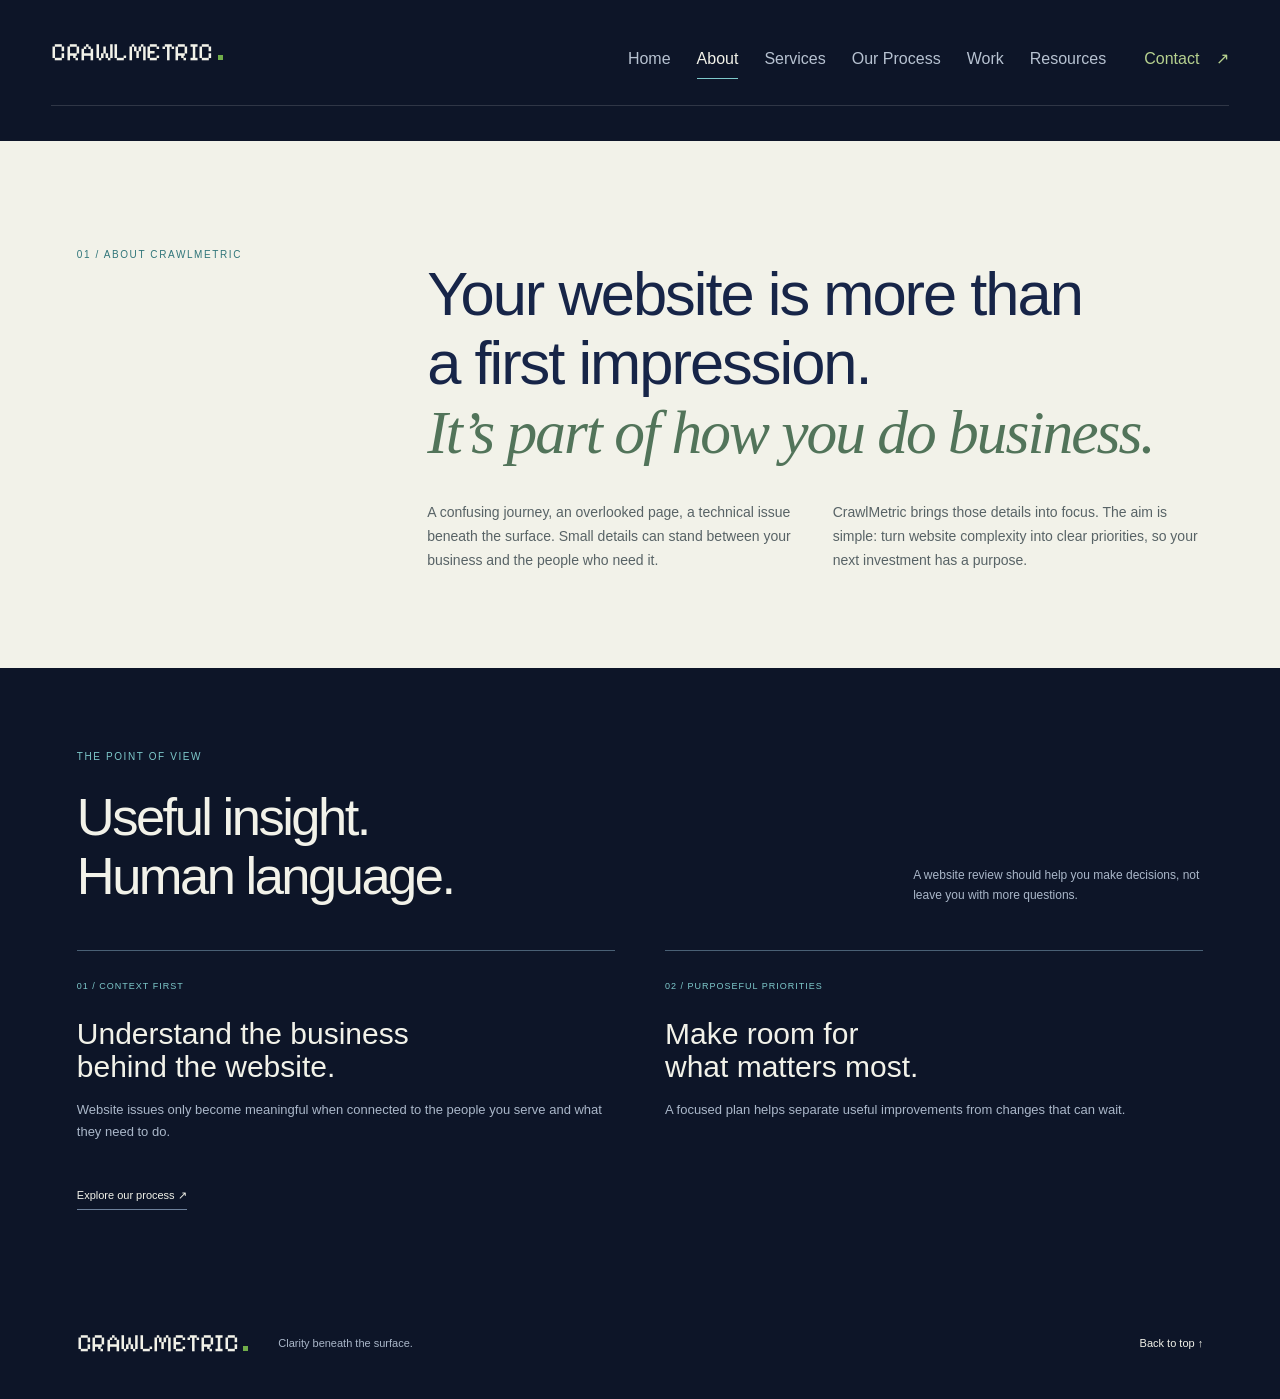
<file: CrawlMetric/about.html>
<!DOCTYPE html>
<html lang="en">
<head>
    <meta charset="UTF-8">
    <meta name="viewport" content="width=device-width, initial-scale=1.0">

    <title>About — CrawlMetric</title>
<meta name="description" content="The thinking behind CrawlMetric: clear website insights grounded in business context.">

    <link rel="preconnect" href="https://fonts.googleapis.com">
<link rel="preconnect" href="https://fonts.gstatic.com" crossorigin>

<link rel="stylesheet" href="style.css">
<link rel="stylesheet" href="homepage.css">
<link href="https://fonts.googleapis.com/css2?family=Pixelify+Sans:wght@400;500;600;700&display=swap" rel="stylesheet">


</head>

<body class="site-ready">
<div id="business-site" class="site-interior">
<a class="site-skip" href="#main-content">Skip to content</a>
    <header class="site-header">
        <a class="site-wordmark" href="index.html" aria-label="CrawlMetric home">CRAWLMETRIC<span class="site-brand-dot" aria-hidden="true"></span></a>
        <button class="site-menu-toggle" type="button" aria-expanded="false" aria-controls="site-navigation">Menu <span aria-hidden="true">+</span></button>
        <nav id="site-navigation" aria-label="Main navigation">
            <a href="index.html">Home</a><a href="about.html" aria-current="page">About</a><a href="services.html">Services</a><a href="process.html">Our Process</a><a href="work.html">Work</a><a href="resources.html">Resources</a><a class="site-nav-contact" href="contact.html">Contact <span aria-hidden="true">↗</span></a>
        </nav>
    </header>
<main id="main-content"><section class="site-about" id="about" aria-labelledby="about-title"><div class="site-wrap site-about-grid"><p class="site-eyebrow">01 / ABOUT CRAWLMETRIC</p><div><h1 class="site-page-title" id="about-title">Your website is more than<br>a first impression.<br><em>It’s part of how you do business.</em></h1><div class="site-about-copy"><p>A confusing journey, an overlooked page, a technical issue beneath the surface. Small details can stand between your business and the people who need it.</p><p>CrawlMetric brings those details into focus. The aim is simple: turn website complexity into clear priorities, so your next investment has a purpose.</p></div></div></div></section><section class="site-wrap site-section"><div class="site-section-head"><div><p class="site-eyebrow">THE POINT OF VIEW</p><h2>Useful insight.<br>Human language.</h2></div><p>A website review should help you make decisions, not leave you with more questions.</p></div><div class="site-resources"><article><span>01 / CONTEXT FIRST</span><h3>Understand the business<br>behind the website.</h3><p>Website issues only become meaningful when connected to the people you serve and what they need to do.</p></article><article><span>02 / PURPOSEFUL PRIORITIES</span><h3>Make room for<br>what matters most.</h3><p>A focused plan helps separate useful improvements from changes that can wait.</p></article></div><div class="site-page-next"><a class="site-text-link" href="process.html">Explore our process ↗</a></div></section></main>
    <footer class="site-footer site-wrap"><a class="site-wordmark" href="index.html">CRAWLMETRIC<span class="site-brand-dot" aria-hidden="true"></span></a><p>Clarity beneath the surface.</p><a href="#business-site">Back to top ↑</a><a id="site-replay" href="index.html" hidden>Replay introduction</a></footer>
</div>
<script src="homepage.js"></script>
</body>
</html>
</file>
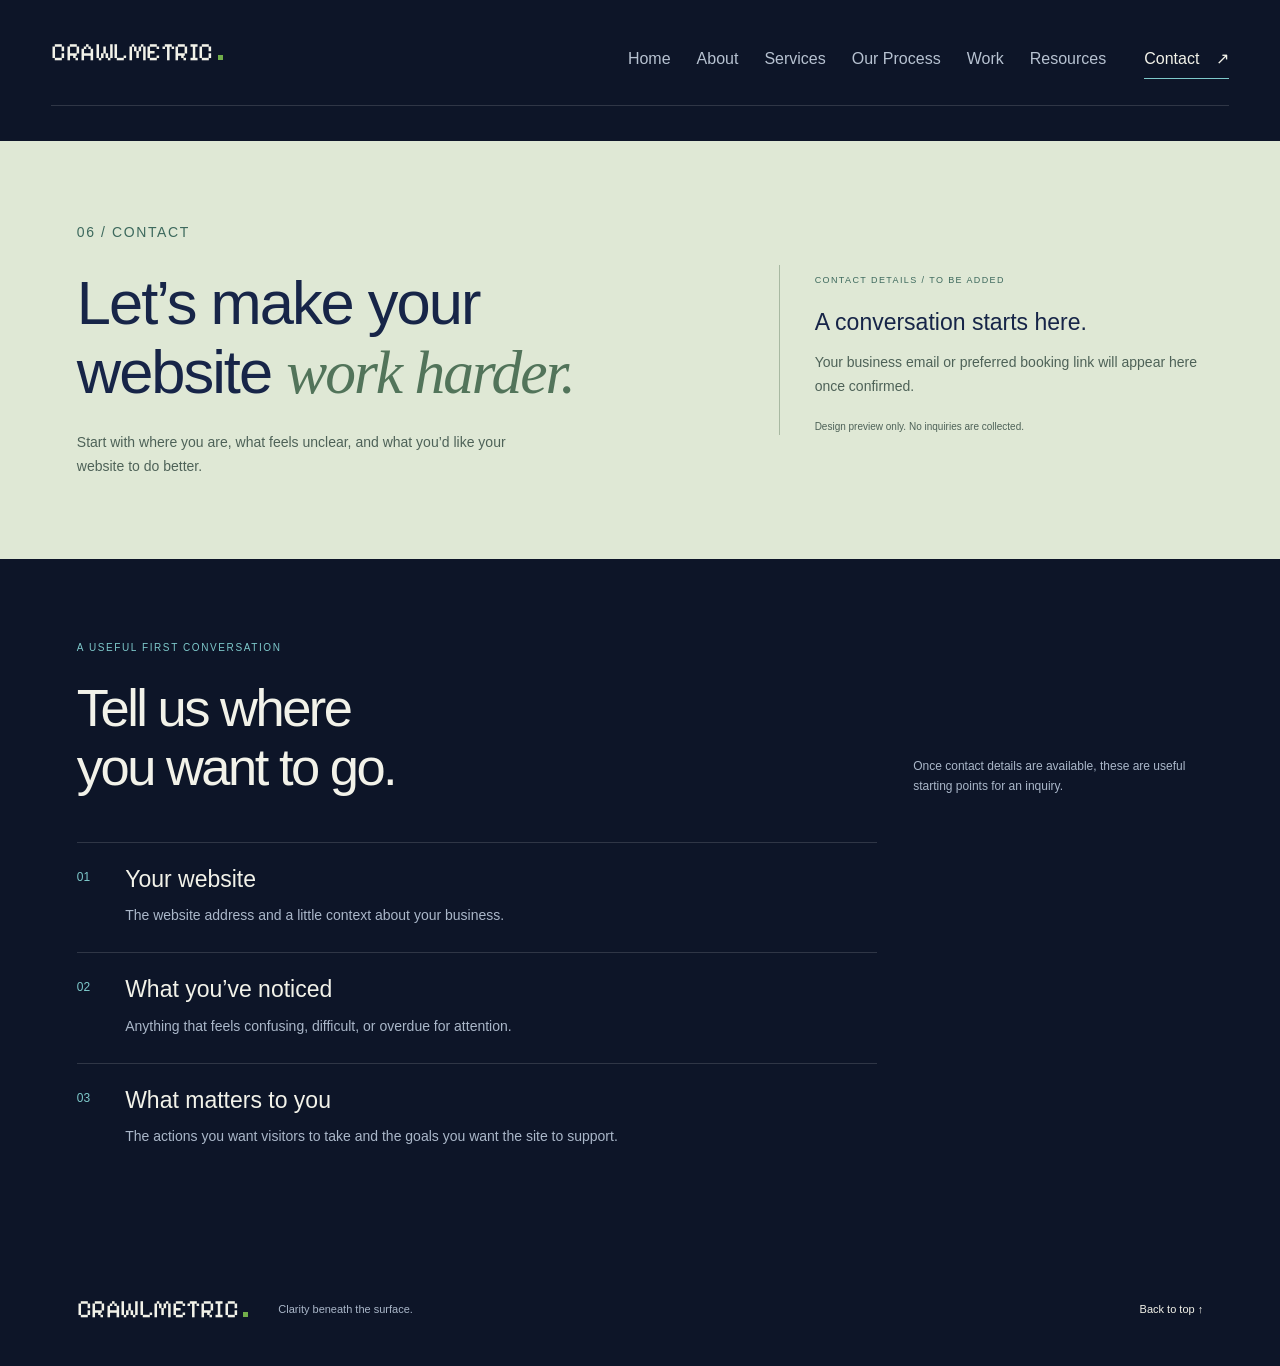
<file: CrawlMetric/contact.html>
<!DOCTYPE html>
<html lang="en">
<head>
    <meta charset="UTF-8">
    <meta name="viewport" content="width=device-width, initial-scale=1.0">

    <title>Contact — CrawlMetric</title>
<meta name="description" content="Start planning a conversation about your website. CrawlMetric contact details are coming soon.">

    <link rel="preconnect" href="https://fonts.googleapis.com">
<link rel="preconnect" href="https://fonts.gstatic.com" crossorigin>

<link rel="stylesheet" href="style.css">
<link rel="stylesheet" href="homepage.css">
<link href="https://fonts.googleapis.com/css2?family=Pixelify+Sans:wght@400;500;600;700&display=swap" rel="stylesheet">


</head>

<body class="site-ready">
<div id="business-site" class="site-interior">
<a class="site-skip" href="#main-content">Skip to content</a>
    <header class="site-header">
        <a class="site-wordmark" href="index.html" aria-label="CrawlMetric home">CRAWLMETRIC<span class="site-brand-dot" aria-hidden="true"></span></a>
        <button class="site-menu-toggle" type="button" aria-expanded="false" aria-controls="site-navigation">Menu <span aria-hidden="true">+</span></button>
        <nav id="site-navigation" aria-label="Main navigation">
            <a href="index.html">Home</a><a href="about.html">About</a><a href="services.html">Services</a><a href="process.html">Our Process</a><a href="work.html">Work</a><a href="resources.html">Resources</a><a class="site-nav-contact" href="contact.html" aria-current="page">Contact <span aria-hidden="true">↗</span></a>
        </nav>
    </header>
<main id="main-content"><section class="site-contact" id="contact" aria-labelledby="contact-title"><div class="site-wrap site-contact-grid"><div><p class="site-eyebrow">06 / CONTACT</p><h1 class="site-page-title" id="contact-title">Let’s make your<br>website <em>work harder.</em></h1><p>Start with where you are, what feels unclear, and what you’d like your website to do better.</p></div><div class="site-contact-placeholder"><span class="site-placeholder-label">CONTACT DETAILS / TO BE ADDED</span><h3>A conversation starts here.</h3><p>Your business email or preferred booking link will appear here once confirmed.</p><p class="site-small-note">Design preview only. No inquiries are collected.</p></div></div></section><section class="site-wrap site-section"><div class="site-section-head"><div><p class="site-eyebrow">A USEFUL FIRST CONVERSATION</p><h2>Tell us where<br>you want to go.</h2></div><p>Once contact details are available, these are useful starting points for an inquiry.</p></div><ol class="site-contact-prompts"><li><span>01</span><div><h3>Your website</h3><p>The website address and a little context about your business.</p></div></li><li><span>02</span><div><h3>What you’ve noticed</h3><p>Anything that feels confusing, difficult, or overdue for attention.</p></div></li><li><span>03</span><div><h3>What matters to you</h3><p>The actions you want visitors to take and the goals you want the site to support.</p></div></li></ol></section></main>
    <footer class="site-footer site-wrap"><a class="site-wordmark" href="index.html">CRAWLMETRIC<span class="site-brand-dot" aria-hidden="true"></span></a><p>Clarity beneath the surface.</p><a href="#business-site">Back to top ↑</a><a id="site-replay" href="index.html" hidden>Replay introduction</a></footer>
</div>
<script src="homepage.js"></script>
</body>
</html>
</file>
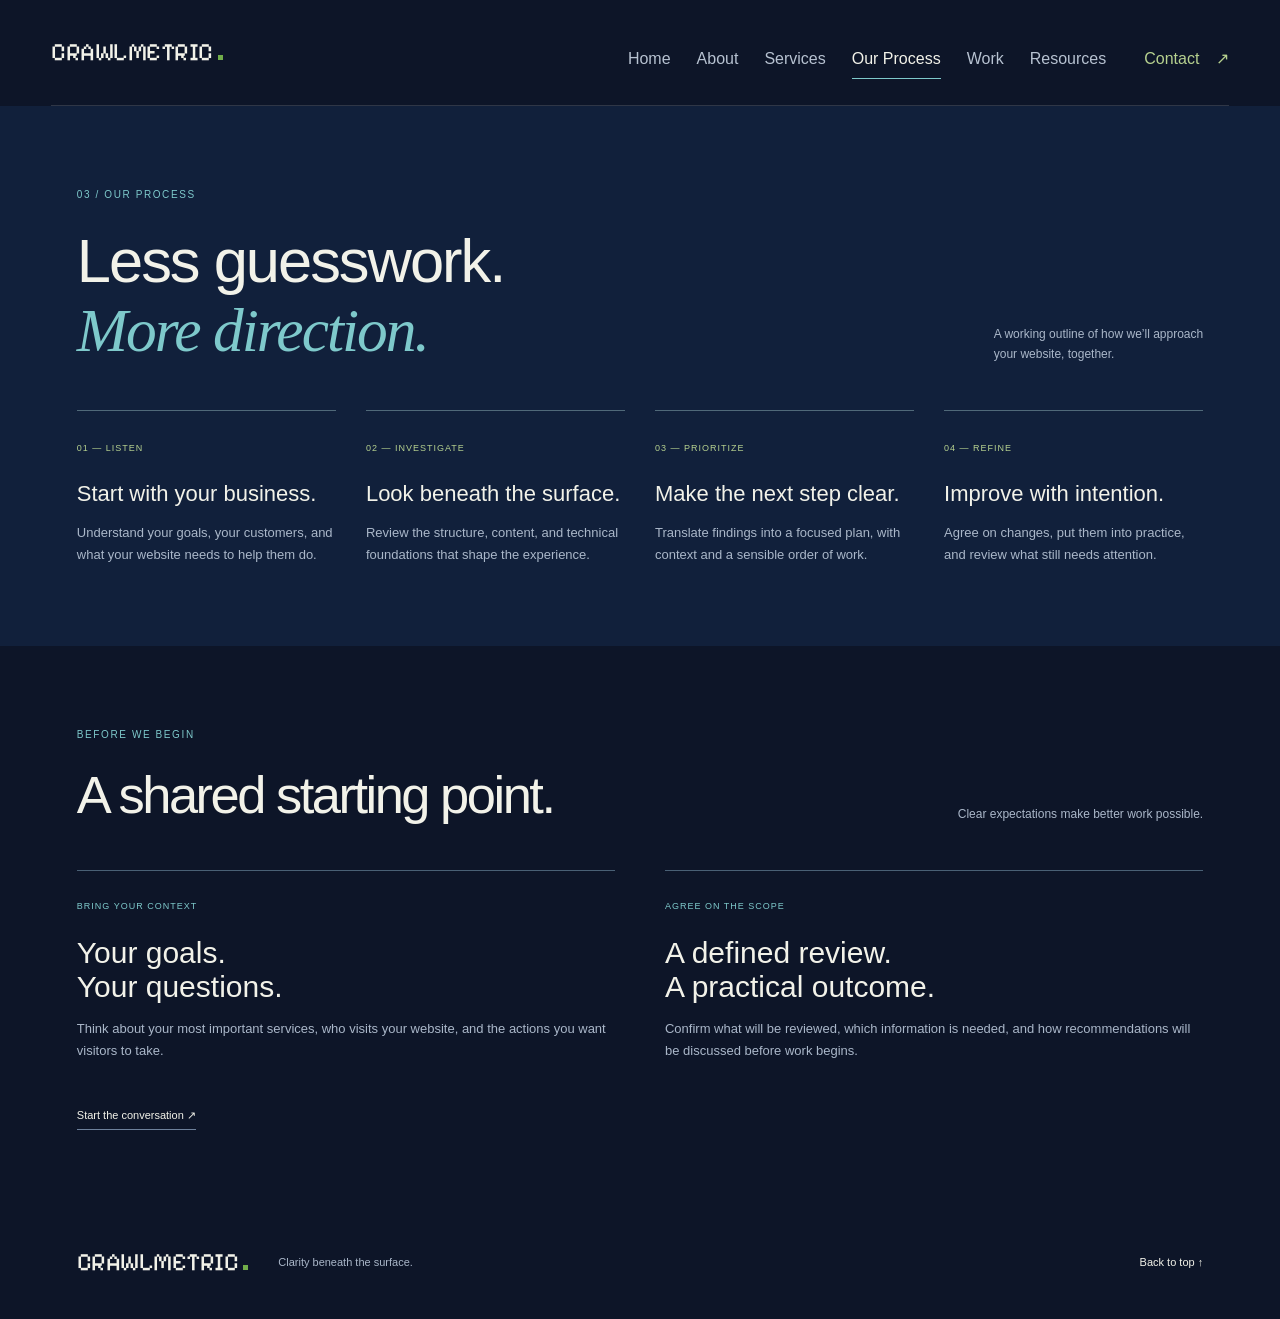
<file: CrawlMetric/process.html>
<!DOCTYPE html>
<html lang="en">
<head>
    <meta charset="UTF-8">
    <meta name="viewport" content="width=device-width, initial-scale=1.0">

    <title>Our Process — CrawlMetric</title>
<meta name="description" content="How CrawlMetric approaches website health: listen, investigate, prioritize, and refine.">

    <link rel="preconnect" href="https://fonts.googleapis.com">
<link rel="preconnect" href="https://fonts.gstatic.com" crossorigin>

<link rel="stylesheet" href="style.css">
<link rel="stylesheet" href="homepage.css">
<link href="https://fonts.googleapis.com/css2?family=Pixelify+Sans:wght@400;500;600;700&display=swap" rel="stylesheet">


</head>

<body class="site-ready">
<div id="business-site" class="site-interior">
<a class="site-skip" href="#main-content">Skip to content</a>
    <header class="site-header">
        <a class="site-wordmark" href="index.html" aria-label="CrawlMetric home">CRAWLMETRIC<span class="site-brand-dot" aria-hidden="true"></span></a>
        <button class="site-menu-toggle" type="button" aria-expanded="false" aria-controls="site-navigation">Menu <span aria-hidden="true">+</span></button>
        <nav id="site-navigation" aria-label="Main navigation">
            <a href="index.html">Home</a><a href="about.html">About</a><a href="services.html">Services</a><a href="process.html" aria-current="page">Our Process</a><a href="work.html">Work</a><a href="resources.html">Resources</a><a class="site-nav-contact" href="contact.html">Contact <span aria-hidden="true">↗</span></a>
        </nav>
    </header>
<main id="main-content"><section class="site-process site-section" id="process" aria-labelledby="process-title"><div class="site-wrap"><div class="site-section-head"><div><p class="site-eyebrow">03 / OUR PROCESS</p><h1 class="site-page-title" id="process-title">Less guesswork.<br><em>More direction.</em></h1></div><p>A working outline of how we’ll approach<br>your website, together.</p></div><ol class="site-steps"><li><span>01 — LISTEN</span><h3>Start with your business.</h3><p>Understand your goals, your customers, and what your website needs to help them do.</p></li><li><span>02 — INVESTIGATE</span><h3>Look beneath the surface.</h3><p>Review the structure, content, and technical foundations that shape the experience.</p></li><li><span>03 — PRIORITIZE</span><h3>Make the next step clear.</h3><p>Translate findings into a focused plan, with context and a sensible order of work.</p></li><li><span>04 — REFINE</span><h3>Improve with intention.</h3><p>Agree on changes, put them into practice, and review what still needs attention.</p></li></ol></div></section><section class="site-wrap site-section"><div class="site-section-head"><div><p class="site-eyebrow">BEFORE WE BEGIN</p><h2>A shared starting point.</h2></div><p>Clear expectations make better work possible.</p></div><div class="site-resources"><article><span>BRING YOUR CONTEXT</span><h3>Your goals.<br>Your questions.</h3><p>Think about your most important services, who visits your website, and the actions you want visitors to take.</p></article><article><span>AGREE ON THE SCOPE</span><h3>A defined review.<br>A practical outcome.</h3><p>Confirm what will be reviewed, which information is needed, and how recommendations will be discussed before work begins.</p></article></div><div class="site-page-next"><a class="site-text-link" href="contact.html">Start the conversation ↗</a></div></section></main>
    <footer class="site-footer site-wrap"><a class="site-wordmark" href="index.html">CRAWLMETRIC<span class="site-brand-dot" aria-hidden="true"></span></a><p>Clarity beneath the surface.</p><a href="#business-site">Back to top ↑</a><a id="site-replay" href="index.html" hidden>Replay introduction</a></footer>
</div>
<script src="homepage.js"></script>
</body>
</html>
</file>
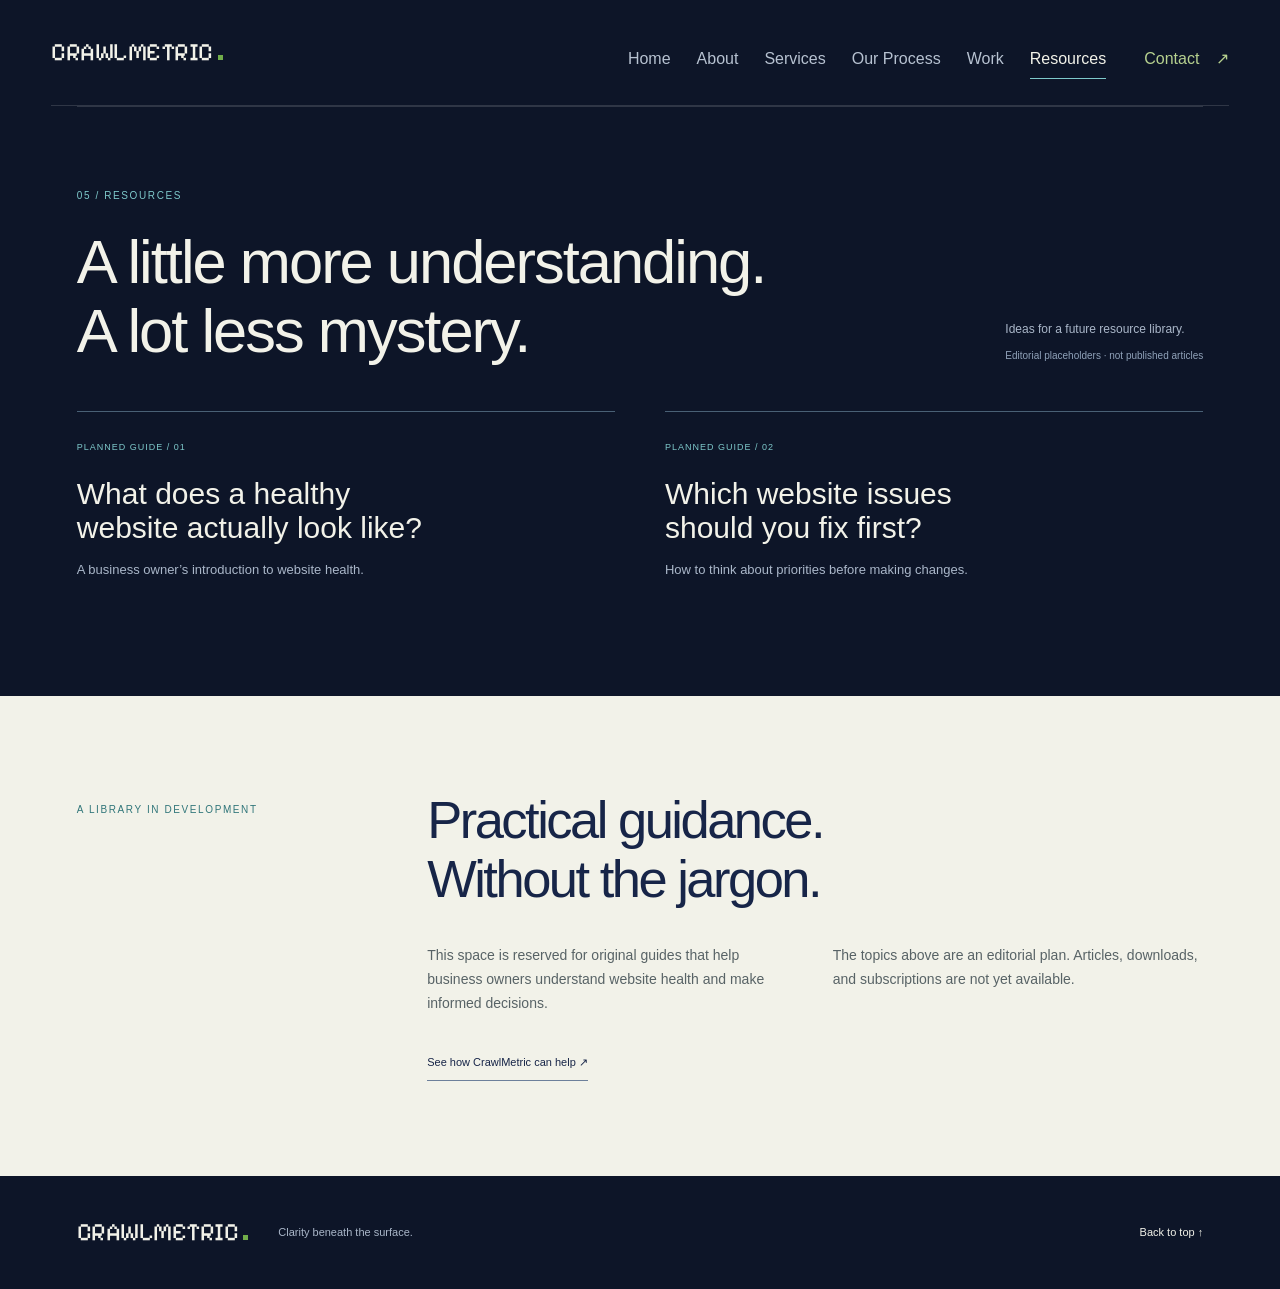
<file: CrawlMetric/resources.html>
<!DOCTYPE html>
<html lang="en">
<head>
    <meta charset="UTF-8">
    <meta name="viewport" content="width=device-width, initial-scale=1.0">

    <title>Resources — CrawlMetric</title>
<meta name="description" content="The planned CrawlMetric resource library for business owners learning about website health.">

    <link rel="preconnect" href="https://fonts.googleapis.com">
<link rel="preconnect" href="https://fonts.gstatic.com" crossorigin>

<link rel="stylesheet" href="style.css">
<link rel="stylesheet" href="homepage.css">
<link href="https://fonts.googleapis.com/css2?family=Pixelify+Sans:wght@400;500;600;700&display=swap" rel="stylesheet">


</head>

<body class="site-ready">
<div id="business-site" class="site-interior">
<a class="site-skip" href="#main-content">Skip to content</a>
    <header class="site-header">
        <a class="site-wordmark" href="index.html" aria-label="CrawlMetric home">CRAWLMETRIC<span class="site-brand-dot" aria-hidden="true"></span></a>
        <button class="site-menu-toggle" type="button" aria-expanded="false" aria-controls="site-navigation">Menu <span aria-hidden="true">+</span></button>
        <nav id="site-navigation" aria-label="Main navigation">
            <a href="index.html">Home</a><a href="about.html">About</a><a href="services.html">Services</a><a href="process.html">Our Process</a><a href="work.html">Work</a><a href="resources.html" aria-current="page">Resources</a><a class="site-nav-contact" href="contact.html">Contact <span aria-hidden="true">↗</span></a>
        </nav>
    </header>
<main id="main-content"><section class="site-wrap site-section" id="resources" aria-labelledby="resources-title"><div class="site-section-head"><div><p class="site-eyebrow">05 / RESOURCES</p><h1 class="site-page-title" id="resources-title">A little more understanding.<br>A lot less mystery.</h1></div><p>Ideas for a future resource library.<br><span class="site-draft">Editorial placeholders · not published articles</span></p></div><div class="site-resources"><article><span>PLANNED GUIDE / 01</span><h3>What does a healthy<br>website actually look like?</h3><p>A business owner’s introduction to website health.</p></article><article><span>PLANNED GUIDE / 02</span><h3>Which website issues<br>should you fix first?</h3><p>How to think about priorities before making changes.</p></article></div></section><section class="site-about"><div class="site-wrap site-about-grid"><p class="site-eyebrow">A LIBRARY IN DEVELOPMENT</p><div><h2>Practical guidance.<br>Without the jargon.</h2><div class="site-about-copy"><p>This space is reserved for original guides that help business owners understand website health and make informed decisions.</p><p>The topics above are an editorial plan. Articles, downloads, and subscriptions are not yet available.</p></div><div class="site-actions"><a class="site-text-link" href="services.html">See how CrawlMetric can help ↗</a></div></div></div></section></main>
    <footer class="site-footer site-wrap"><a class="site-wordmark" href="index.html">CRAWLMETRIC<span class="site-brand-dot" aria-hidden="true"></span></a><p>Clarity beneath the surface.</p><a href="#business-site">Back to top ↑</a><a id="site-replay" href="index.html" hidden>Replay introduction</a></footer>
</div>
<script src="homepage.js"></script>
</body>
</html>
</file>
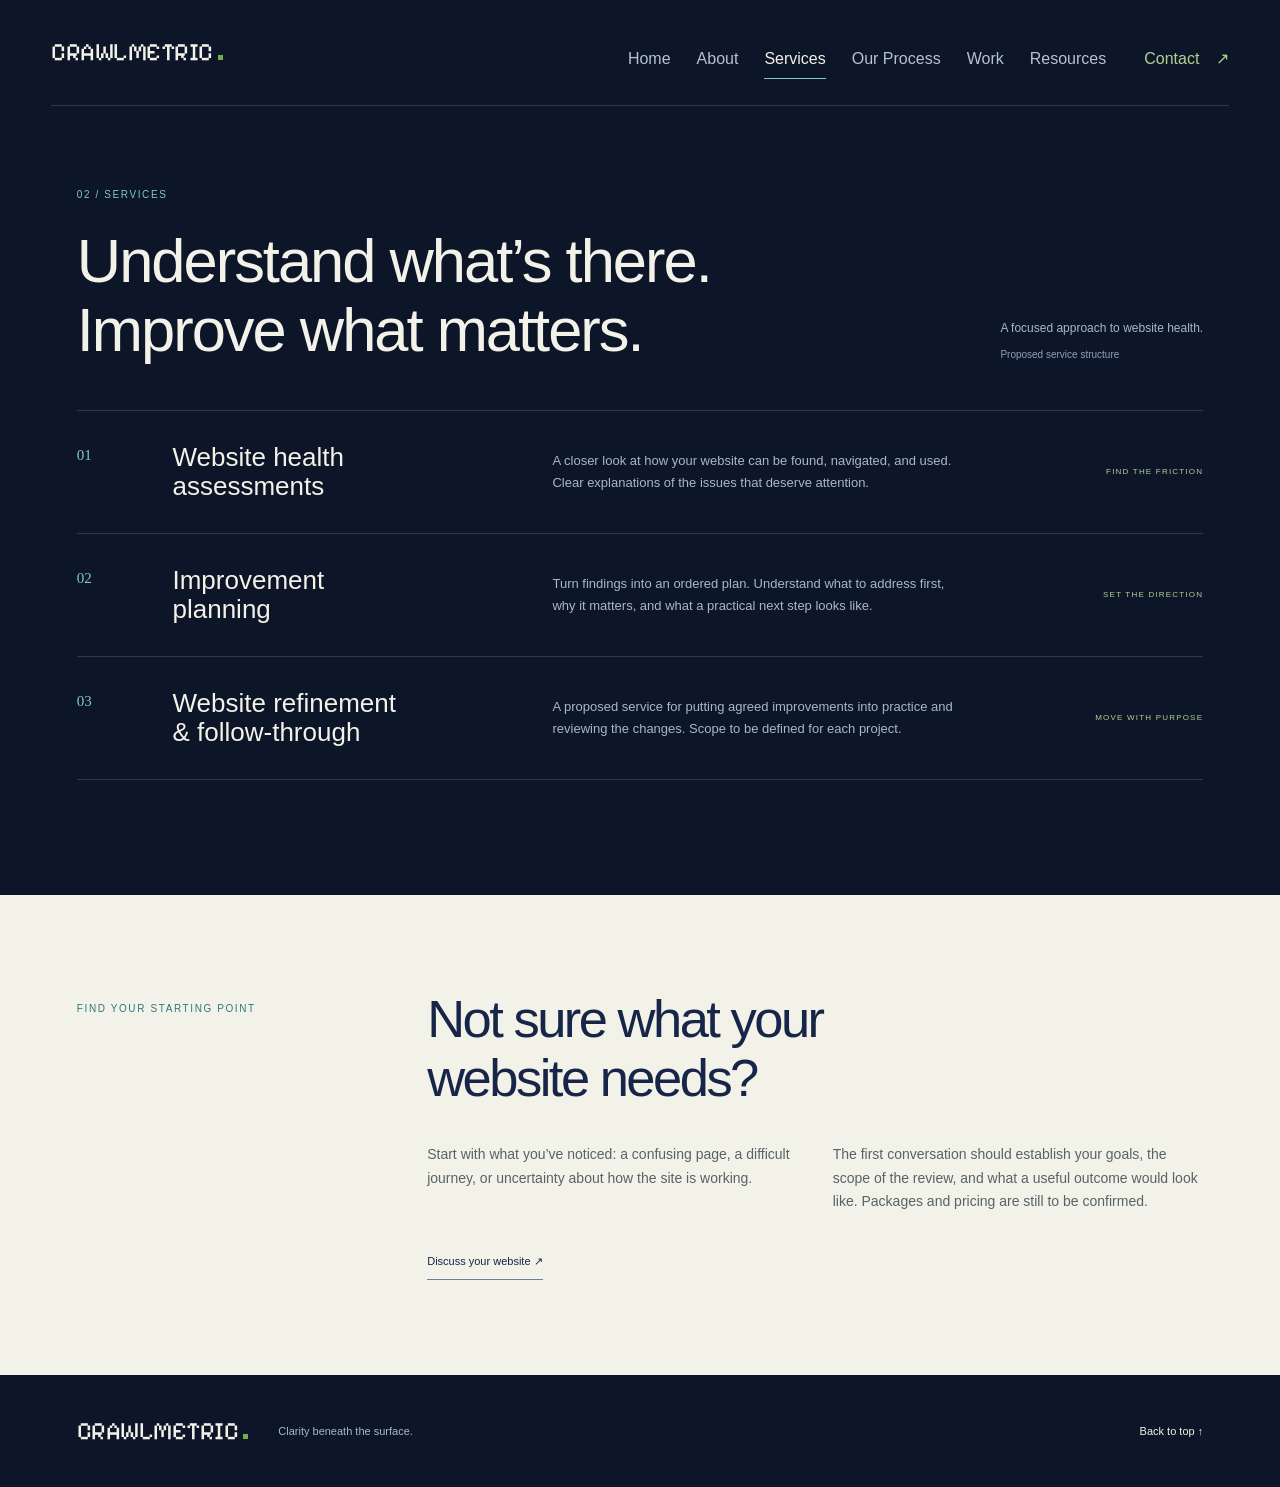
<file: CrawlMetric/services.html>
<!DOCTYPE html>
<html lang="en">
<head>
    <meta charset="UTF-8">
    <meta name="viewport" content="width=device-width, initial-scale=1.0">

    <title>Services — CrawlMetric</title>
<meta name="description" content="Explore CrawlMetric’s proposed website health assessments, improvement planning, and website refinement services.">

    <link rel="preconnect" href="https://fonts.googleapis.com">
<link rel="preconnect" href="https://fonts.gstatic.com" crossorigin>

<link rel="stylesheet" href="style.css">
<link rel="stylesheet" href="homepage.css">
<link href="https://fonts.googleapis.com/css2?family=Pixelify+Sans:wght@400;500;600;700&display=swap" rel="stylesheet">


</head>

<body class="site-ready">
<div id="business-site" class="site-interior">
<a class="site-skip" href="#main-content">Skip to content</a>
    <header class="site-header">
        <a class="site-wordmark" href="index.html" aria-label="CrawlMetric home">CRAWLMETRIC<span class="site-brand-dot" aria-hidden="true"></span></a>
        <button class="site-menu-toggle" type="button" aria-expanded="false" aria-controls="site-navigation">Menu <span aria-hidden="true">+</span></button>
        <nav id="site-navigation" aria-label="Main navigation">
            <a href="index.html">Home</a><a href="about.html">About</a><a href="services.html" aria-current="page">Services</a><a href="process.html">Our Process</a><a href="work.html">Work</a><a href="resources.html">Resources</a><a class="site-nav-contact" href="contact.html">Contact <span aria-hidden="true">↗</span></a>
        </nav>
    </header>
<main id="main-content"><section class="site-services site-wrap site-section" id="services" aria-labelledby="services-title"><div class="site-section-head"><div><p class="site-eyebrow">02 / SERVICES</p><h1 class="site-page-title" id="services-title">Understand what’s there.<br>Improve what matters.</h1></div><p>A focused approach to website health.<br><span class="site-draft">Proposed service structure</span></p></div><div class="site-service-list">
            <article><span class="site-row-number">01</span><h3>Website health<br>assessments</h3><p>A closer look at how your website can be found, navigated, and used. Clear explanations of the issues that deserve attention.</p><span class="site-service-tag">FIND THE FRICTION</span></article>
            <article><span class="site-row-number">02</span><h3>Improvement<br>planning</h3><p>Turn findings into an ordered plan. Understand what to address first, why it matters, and what a practical next step looks like.</p><span class="site-service-tag">SET THE DIRECTION</span></article>
            <article><span class="site-row-number">03</span><h3>Website refinement<br>&amp; follow-through</h3><p>A proposed service for putting agreed improvements into practice and reviewing the changes. Scope to be defined for each project.</p><span class="site-service-tag">MOVE WITH PURPOSE</span></article>
        </div></section><section class="site-about"><div class="site-wrap site-about-grid"><p class="site-eyebrow">FIND YOUR STARTING POINT</p><div><h2>Not sure what your<br>website needs?</h2><div class="site-about-copy"><p>Start with what you’ve noticed: a confusing page, a difficult journey, or uncertainty about how the site is working.</p><p>The first conversation should establish your goals, the scope of the review, and what a useful outcome would look like. Packages and pricing are still to be confirmed.</p></div><div class="site-actions"><a class="site-text-link" href="contact.html">Discuss your website ↗</a></div></div></div></section></main>
    <footer class="site-footer site-wrap"><a class="site-wordmark" href="index.html">CRAWLMETRIC<span class="site-brand-dot" aria-hidden="true"></span></a><p>Clarity beneath the surface.</p><a href="#business-site">Back to top ↑</a><a id="site-replay" href="index.html" hidden>Replay introduction</a></footer>
</div>
<script src="homepage.js"></script>
</body>
</html>
</file>
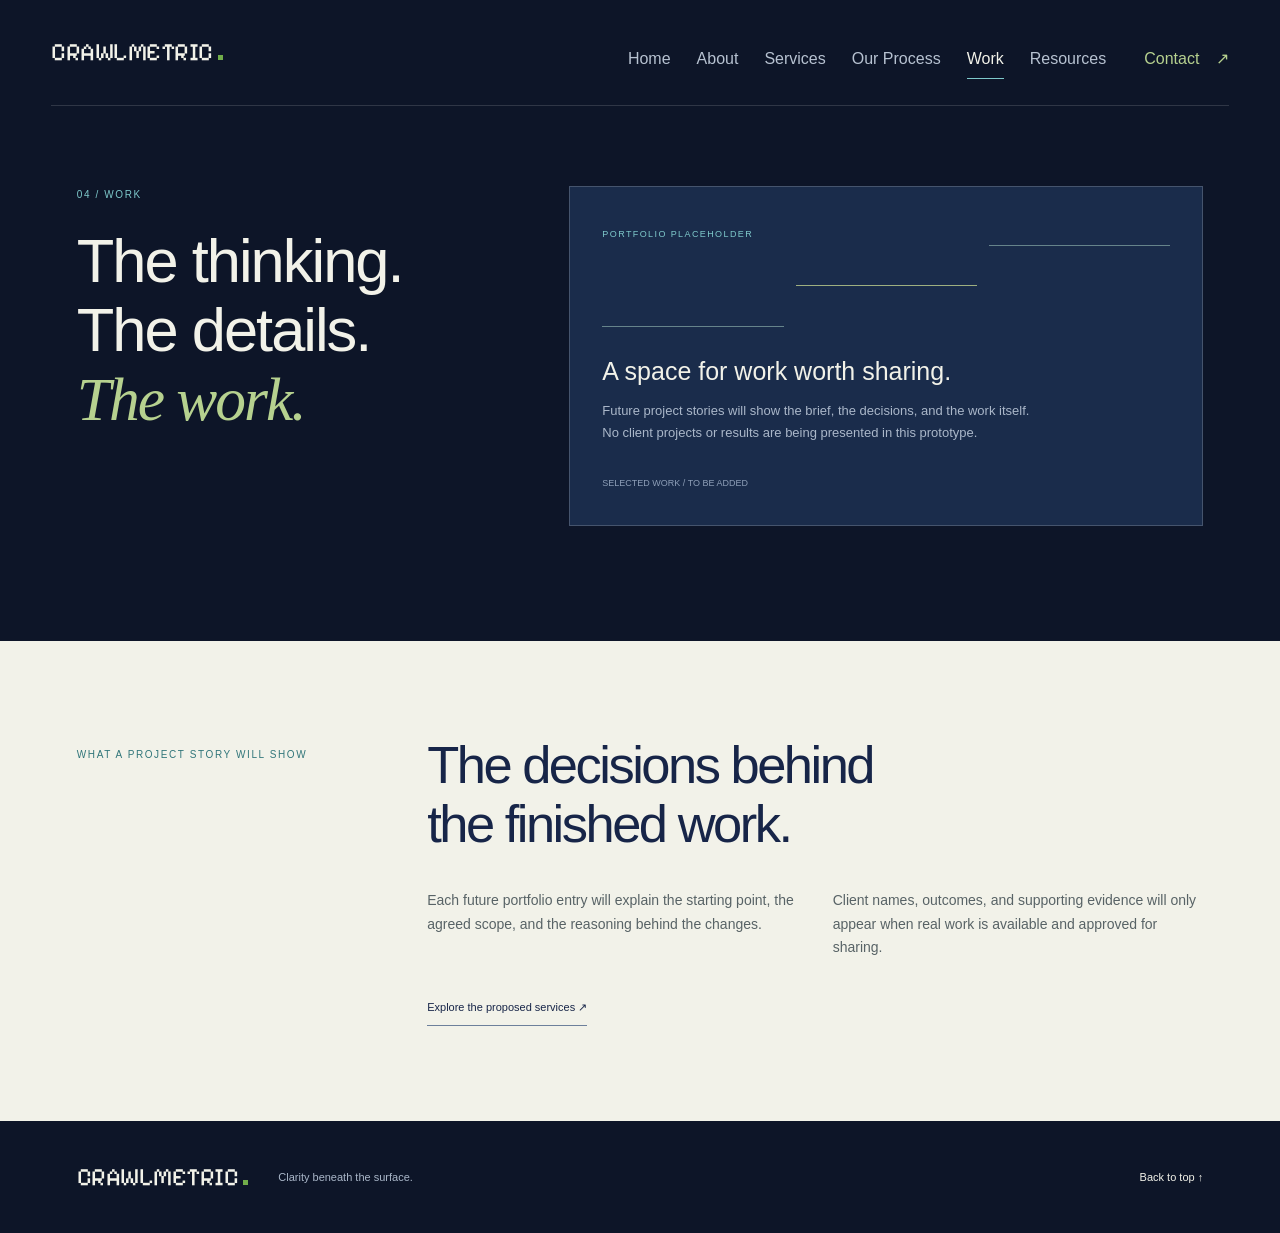
<file: CrawlMetric/work.html>
<!DOCTYPE html>
<html lang="en">
<head>
    <meta charset="UTF-8">
    <meta name="viewport" content="width=device-width, initial-scale=1.0">

    <title>Work / Portfolio — CrawlMetric</title>
<meta name="description" content="A space for future CrawlMetric portfolio stories. No client projects or results are presented yet.">

    <link rel="preconnect" href="https://fonts.googleapis.com">
<link rel="preconnect" href="https://fonts.gstatic.com" crossorigin>

<link rel="stylesheet" href="style.css">
<link rel="stylesheet" href="homepage.css">
<link href="https://fonts.googleapis.com/css2?family=Pixelify+Sans:wght@400;500;600;700&display=swap" rel="stylesheet">


</head>

<body class="site-ready">
<div id="business-site" class="site-interior">
<a class="site-skip" href="#main-content">Skip to content</a>
    <header class="site-header">
        <a class="site-wordmark" href="index.html" aria-label="CrawlMetric home">CRAWLMETRIC<span class="site-brand-dot" aria-hidden="true"></span></a>
        <button class="site-menu-toggle" type="button" aria-expanded="false" aria-controls="site-navigation">Menu <span aria-hidden="true">+</span></button>
        <nav id="site-navigation" aria-label="Main navigation">
            <a href="index.html">Home</a><a href="about.html">About</a><a href="services.html">Services</a><a href="process.html">Our Process</a><a href="work.html" aria-current="page">Work</a><a href="resources.html">Resources</a><a class="site-nav-contact" href="contact.html">Contact <span aria-hidden="true">↗</span></a>
        </nav>
    </header>
<main id="main-content"><section class="site-wrap site-section site-work" id="work" aria-labelledby="work-title"><div><p class="site-eyebrow">04 / WORK</p><h1 class="site-page-title" id="work-title">The thinking.<br>The details.<br><em>The work.</em></h1></div><div class="site-work-placeholder"><span class="site-placeholder-label">PORTFOLIO PLACEHOLDER</span><div class="site-placeholder-lines" aria-hidden="true"><span></span><span></span><span></span></div><h3>A space for work worth sharing.</h3><p>Future project stories will show the brief, the decisions, and the work itself. No client projects or results are being presented in this prototype.</p><span class="site-small-note">SELECTED WORK / TO BE ADDED</span></div></section><section class="site-about"><div class="site-wrap site-about-grid"><p class="site-eyebrow">WHAT A PROJECT STORY WILL SHOW</p><div><h2>The decisions behind<br>the finished work.</h2><div class="site-about-copy"><p>Each future portfolio entry will explain the starting point, the agreed scope, and the reasoning behind the changes.</p><p>Client names, outcomes, and supporting evidence will only appear when real work is available and approved for sharing.</p></div><div class="site-actions"><a class="site-text-link" href="services.html">Explore the proposed services ↗</a></div></div></div></section></main>
    <footer class="site-footer site-wrap"><a class="site-wordmark" href="index.html">CRAWLMETRIC<span class="site-brand-dot" aria-hidden="true"></span></a><p>Clarity beneath the surface.</p><a href="#business-site">Back to top ↑</a><a id="site-replay" href="index.html" hidden>Replay introduction</a></footer>
</div>
<script src="homepage.js"></script>
</body>
</html>
</file>
<file: style.css>
/* =========================================
   RESET
========================================= */

* {
    margin: 0;
    padding: 0;
    box-sizing: border-box;
}

html,
body {
    width: 100%;
    height: 100%;
}

body {
    overflow: hidden;
background: #0D1528;
}


/* =========================================
   INTRO SCREEN
========================================= */

#crawlmetric-intro {
    position: fixed;
    inset: 0;

    width: 100vw;
    height: 100vh;

    display: flex;
    align-items: center;
    justify-content: center;

    overflow: hidden;

    background:
        radial-gradient(
            circle at center,
            rgba(18, 74, 135, 0.13) 0%,
            rgba(23, 37, 72, 0) 43%
        ),
        #0D1528;
}


/* =========================================
   GRID
========================================= */

.intro-grid {
    position: absolute;
    inset: 0;

    background-image:
        linear-gradient(
            rgba(90, 145, 185, 0.20) 1px,
            transparent 1px
        ),
        linear-gradient(
            90deg,
            rgba(90, 145, 185, 0.20) 1px,
            transparent 1px
        );

    background-size: 42px 42px;
}


/* =========================================
   LOGO
========================================= */

.logo-stage {
    position: relative;
    z-index: 2;

    width: min(58vw, 500px);
    aspect-ratio: 1;
}

.crawl-logo {
    display: block;

    width: 100%;
    height: 100%;

    overflow: visible;
}


/* =========================================
   ALL ROTATING SYSTEMS

   Everything inside each group moves
   together: track + nodes + branches.
========================================= */

.orbit {
    transform-origin: 350px 350px;
    transform-box: view-box;
}


/* =========================================
   TRACK APPEARANCE
========================================= */

.track,
.outer-path {
    fill: none;

    stroke-width: 4;

    stroke-linecap: round;

    filter: url(#ringGlow);
}


/* =========================================
   OUTER BROKEN ARCS
========================================= */

.outer-path {
    stroke: url(#outerBlue);
}

.outer-path-a {
    stroke-dasharray: 455 1336;
    stroke-dashoffset: 0;
}

.outer-path-b {
    stroke-dasharray: 315 1476;
    stroke-dashoffset: -610;
}

.outer-path-c {
    stroke-dasharray: 210 1581;
    stroke-dashoffset: -1120;
}


/* =========================================
   TRACK 1
========================================= */

.track-1 {
    stroke: url(#deepBlue);

    stroke-dasharray:
        165 17
        82 12
        118 19
        48 13
        145 22
        67 14
        98 18;
}


/* =========================================
   TRACK 2
========================================= */

.track-2 {
    stroke: url(#deepBlue);

    stroke-dasharray:
        96 14
        143 20
        51 12
        78 16
        122 18
        62 13
        88 17;
}


/* =========================================
   TRACK 3
========================================= */

.track-3 {
    stroke: url(#blueCyan);

    stroke-dasharray:
        121 17
        55 12
        91 16
        42 11
        135 20
        68 14
        74 15;
}


/* =========================================
   TRACK 4
========================================= */

.track-4 {
    stroke: url(#blueCyan);

    stroke-dasharray:
        76 13
        112 17
        43 11
        69 14
        101 18
        52 12
        80 16;
}


/* =========================================
   TRACK 5
========================================= */

.track-5 {
    stroke: url(#cyanMint);

    stroke-dasharray:
        94 15
        44 11
        76 14
        37 10
        91 17
        49 12
        65 14;
}


/* =========================================
   TRACK 6
========================================= */

.track-6 {
    stroke: url(#mintGreen);

    stroke-dasharray:
        61 12
        82 15
        35 10
        58 13
        76 16
        41 11;
}


/* =========================================
   TRACK 7
========================================= */

.track-7 {
    stroke: url(#mintGreen);

    stroke-dasharray:
        54 11
        28 9
        67 14
        35 10
        51 12
        24 9;
}


/* =========================================
   NODES
========================================= */

.node {
    filter:
        drop-shadow(0 0 2px currentColor);
}

.node-blue {
    fill: #175b98;
    color: #175b98;
}

.node-cyan {
    fill: #168c98;
    color: #168c98;
}

.node-mint {
    fill: #2e9d79;
    color: #2e9d79;
}

.node-green {
    fill: #71ad4a;
    color: #71ad4a;
}


/* =========================================
   CENTER C
========================================= */

.center-c rect {
    fill: #ffffff;

    filter:
        drop-shadow(
            0 0 3px rgba(255, 255, 255, 0.72)
        )
        drop-shadow(
            0 0 7px rgba(78, 117, 205, 0.42)
        );
}


/* =========================================
   MOTION

   Different speeds + directions prevent
   the tracks from looking mechanically
   synchronized.
========================================= */

.outer-orbit {
    animation: rotateCW 31s linear infinite;
}

.orbit-1 {
    animation: rotateCCW 25s linear infinite;
}

.orbit-2 {
    animation: rotateCW 28s linear infinite;
}

.orbit-3 {
    animation: rotateCCW 22s linear infinite;
}

.orbit-4 {
    animation: rotateCW 26s linear infinite;
}

.orbit-5 {
    animation: rotateCCW 20s linear infinite;
}

.orbit-6 {
    animation: rotateCW 23s linear infinite;
}

.orbit-7 {
    animation: rotateCCW 18s linear infinite;
}


/* =========================================
   KEYFRAMES
========================================= */

@keyframes rotateCW {

    from {
        transform: rotate(0deg);
    }

    to {
        transform: rotate(360deg);
    }
}

@keyframes rotateCCW {

    from {
        transform: rotate(0deg);
    }

    to {
        transform: rotate(-360deg);
    }
}


/* =========================================
   MOBILE
========================================= */

@media (max-width: 700px) {

    .logo-stage {
        width: 96vw;
    }

}


/* =========================================
   ACCESSIBILITY
========================================= */

@media (prefers-reduced-motion: reduce) {

    .orbit {
        animation: none;
    }

}

/* =========================================
   INTRO BUILD SEQUENCE
========================================= */

/* Start everything hidden */

.outer-orbit,
.orbit-1,
.orbit-2,
.orbit-3,
.orbit-4,
.orbit-5,
.orbit-6,
.orbit-7 {
    opacity: 0;
}

.center-c rect {
    opacity: 0;
}


/* =========================================
   RINGS BUILD FROM INSIDE → OUTSIDE
========================================= */

.orbit-7 {
    animation:
        ringReveal 0.7s ease-out 0.45s forwards,
        rotateCCW 18s linear 0.45s infinite;
}

.orbit-6 {
    animation:
        ringReveal 0.7s ease-out 0.68s forwards,
        rotateCW 23s linear 0.68s infinite;
}

.orbit-5 {
    animation:
        ringReveal 0.7s ease-out 0.91s forwards,
        rotateCCW 20s linear 0.91s infinite;
}

.orbit-4 {
    animation:
        ringReveal 0.7s ease-out 1.14s forwards,
        rotateCW 26s linear 1.14s infinite;
}

.orbit-3 {
    animation:
        ringReveal 0.7s ease-out 1.37s forwards,
        rotateCCW 22s linear 1.37s infinite;
}

.orbit-2 {
    animation:
        ringReveal 0.7s ease-out 1.60s forwards,
        rotateCW 28s linear 1.60s infinite;
}

.orbit-1 {
    animation:
        ringReveal 0.7s ease-out 1.83s forwards,
        rotateCCW 25s linear 1.83s infinite;
}

.outer-orbit {
    animation:
        ringReveal 0.8s ease-out 2.06s forwards,
        rotateCW 31s linear 2.06s infinite;
}


@keyframes ringReveal {

    0% {
        opacity: 0;
        scale: 0.88;
    }

    100% {
        opacity: 1;
        scale: 1;
    }
}


/* =========================================
   PIXEL C BUILD
========================================= */

.center-c rect:nth-child(1) {
    animation: pixelAppear 0.16s ease-out 2.72s forwards;
}

.center-c rect:nth-child(2) {
    animation: pixelAppear 0.16s ease-out 2.84s forwards;
}

.center-c rect:nth-child(3) {
    animation: pixelAppear 0.16s ease-out 2.96s forwards;
}

.center-c rect:nth-child(4) {
    animation: pixelAppear 0.16s ease-out 3.08s forwards;
}

.center-c rect:nth-child(5) {
    animation: pixelAppear 0.16s ease-out 3.20s forwards;
}


@keyframes pixelAppear {

    0% {
        opacity: 0;
        transform: scale(0);
    }

    70% {
        opacity: 1;
        transform: scale(1.18);
    }

    100% {
        opacity: 1;
        transform: scale(1);
    }
}


/* =========================================
   WORDMARK
========================================= */

.intro-wordmark {
    position: absolute;

    left: 50%;
    bottom: -92px;

    transform: translateX(-50%);

    width: 150%;

    text-align: center;

    color: white;
}

.brand-name {
    opacity: 1;

    min-height: 62px;

    font-family: "Pixelify Sans", monospace;
    font-size: clamp(38px, 5vw, 54px);
    font-weight: 700;

    letter-spacing: -0.01em;

    line-height: 1;

    white-space: nowrap;

    color: #ffffff;

    text-shadow:
        0 0 3px rgba(255, 255, 255, 0.55),
        0 0 8px rgba(73, 113, 205, 0.30);
}


.brand-since {
    opacity: 0;

    margin-top: 8px;

    font-family: "Courier New", monospace;

    font-size: 11px;
    font-weight: 700;

    letter-spacing: 0.42em;

    color: #5fa56a;

    animation: sinceReveal 0.6s ease-out 4.05s forwards;
}


@keyframes sinceReveal {

    from {
        opacity: 0;
        transform: translateY(6px);
    }

    to {
        opacity: 1;
        transform: translateY(0);
    }
}


/* =========================================
   INTRO EXIT
========================================= */

#crawlmetric-intro.intro-finished {
    animation: introExit 0.8s ease forwards;
}


@keyframes introExit {

    from {
        opacity: 1;
    }

    to {
        opacity: 0;
        visibility: hidden;
    }
}

/* =========================================
   INTRO BUILD SEQUENCE
========================================= */

/* Start everything hidden */

.outer-orbit,
.orbit-1,
.orbit-2,
.orbit-3,
.orbit-4,
.orbit-5,
.orbit-6,
.orbit-7 {
    opacity: 0;
}

.center-c rect {
    opacity: 0;
}


/* =========================================
   RINGS BUILD FROM INSIDE → OUTSIDE
========================================= */

.orbit-7 {
    animation:
        ringReveal 0.7s ease-out 0.45s forwards,
        rotateCCW 18s linear 0.45s infinite;
}

.orbit-6 {
    animation:
        ringReveal 0.7s ease-out 0.68s forwards,
        rotateCW 23s linear 0.68s infinite;
}

.orbit-5 {
    animation:
        ringReveal 0.7s ease-out 0.91s forwards,
        rotateCCW 20s linear 0.91s infinite;
}

.orbit-4 {
    animation:
        ringReveal 0.7s ease-out 1.14s forwards,
        rotateCW 26s linear 1.14s infinite;
}

.orbit-3 {
    animation:
        ringReveal 0.7s ease-out 1.37s forwards,
        rotateCCW 22s linear 1.37s infinite;
}

.orbit-2 {
    animation:
        ringReveal 0.7s ease-out 1.60s forwards,
        rotateCW 28s linear 1.60s infinite;
}

.orbit-1 {
    animation:
        ringReveal 0.7s ease-out 1.83s forwards,
        rotateCCW 25s linear 1.83s infinite;
}

.outer-orbit {
    animation:
        ringReveal 0.8s ease-out 2.06s forwards,
        rotateCW 31s linear 2.06s infinite;
}


@keyframes ringReveal {

    0% {
        opacity: 0;
        scale: 0.88;
    }

    100% {
        opacity: 1;
        scale: 1;
    }
}


/* =========================================
   PIXEL C BUILD
========================================= */

.center-c rect:nth-child(1) {
    animation: pixelAppear 0.16s ease-out 2.72s forwards;
}

.center-c rect:nth-child(2) {
    animation: pixelAppear 0.16s ease-out 2.84s forwards;
}

.center-c rect:nth-child(3) {
    animation: pixelAppear 0.16s ease-out 2.96s forwards;
}

.center-c rect:nth-child(4) {
    animation: pixelAppear 0.16s ease-out 3.08s forwards;
}

.center-c rect:nth-child(5) {
    animation: pixelAppear 0.16s ease-out 3.20s forwards;
}


@keyframes pixelAppear {

    0% {
        opacity: 0;
        transform: scale(0);
    }

    70% {
        opacity: 1;
        transform: scale(1.18);
    }

    100% {
        opacity: 1;
        transform: scale(1);
    }
}


/* =========================================
   WORDMARK
========================================= */

.intro-wordmark {
    position: absolute;

    left: 50%;
    bottom: -68px;

    transform: translateX(-50%);

    width: 100%;

    text-align: center;

    color: white;
}


.brand-name {
    opacity: 1;

    min-height: 52px;

    font-family: "Silkscreen", monospace;
    font-size: clamp(27px, 4.3vw, 43px);
    font-weight: 700;

    letter-spacing: 0.08em;

    line-height: 1;

    white-space: nowrap;

    color: #ffffff;

    text-shadow:
        0 0 3px rgba(255, 255, 255, 0.55),
        0 0 8px rgba(73, 113, 205, 0.3);
}


.brand-since {
    opacity: 0;

    margin-top: 12px;

    font-family: "Silkscreen", monospace;
    font-size: 12px;
    font-weight: 400;

    letter-spacing: 0.22em;

    color: #69ad58;

    animation: sinceReveal 0.6s ease-out 4.45s forwards;
}

@keyframes wordmarkReveal {

    from {
        opacity: 0;
        letter-spacing: 0.35em;
        transform: translateY(8px);
    }

    to {
        opacity: 1;
        letter-spacing: 0.18em;
        transform: translateY(0);
    }
}


@keyframes sinceReveal {

    from {
        opacity: 0;
        transform: translateY(6px);
    }

    to {
        opacity: 1;
        transform: translateY(0);
    }
}


/* =========================================
   INTRO EXIT
========================================= */

#crawlmetric-intro.intro-finished {
    animation: introExit 0.8s ease forwards;
}


@keyframes introExit {

    from {
        opacity: 1;
    }

    to {
        opacity: 0;
        visibility: hidden;
    }
}
</file>
<file: homepage.css>
/* Public business website. Original introduction styles remain in style.css. */
body.site-ready { overflow: auto; background: #0D1528; }
#business-site { --navy: #172548; --paper: #f2f2e9; --cyan: #7ec9cb; --green: #b6d18f; --muted: #aab7c9; color: var(--paper); background: #0D1528; font: 15px/1.7 Arial, Helvetica, sans-serif; }
#business-site[hidden] { display: none; }
#business-site a { color: inherit; text-decoration: none; }
#business-site button { font: inherit; cursor: pointer; }
#business-site :focus-visible { outline: 2px solid #168c98; outline-offset: 6px; }
#business-site section { scroll-margin-top: 30px; }
#business-site h1, #business-site h2, #business-site h3 { font-weight: 400; line-height: 1.12; }
#business-site h1, #business-site h2 { letter-spacing: -2.5px; }
#business-site h2 { font-size: clamp(34px, 4.1vw, 55px); }
#business-site em { font-family: Georgia, 'Times New Roman', serif; font-weight: 400; }
.site-wrap { width: min(1240px, 88%); margin-inline: auto; }
.site-skip { position: absolute; top: -80px; padding: 10px; background: #172548; z-index: 10; }
.site-skip:focus { top: 10px; }
.site-header { width: min(1360px, 92%); margin: auto; display: flex; align-items: center; justify-content: space-between; gap: 30px; min-height: 106px; border-bottom: 1px solid #ffffff24; }
.site-wordmark { font-family: 'Pixelify Sans', monospace; font-size: 32px; letter-spacing: -.5px; display: inline-flex; gap: 5px; align-items: baseline; }
.site-brand-dot { width: 5px; height: 5px; background: #71ad4a; }
#site-navigation { display: flex; align-items: center; gap: clamp(18px, 2vw, 30px); font-family: 'Pixelify Sans', monospace; font-size: 18px; font-weight: 400; letter-spacing: .2px; line-height: 1.3; }
#site-navigation a { padding-top: 18px; padding-bottom: 6px;color: #b7c2d1; transition: color .18s;}
#site-navigation a:hover, #site-navigation a[aria-current] { color: var(--paper); }
#site-navigation a[aria-current] { box-shadow: 0 1px var(--cyan); }
#site-navigation .site-nav-contact { color: var(--green); margin-left: 12px; }
.site-nav-contact span { margin-left: 12px; }
.site-menu-toggle { display: none; }
.site-eyebrow, .site-edition { font-size: 10px; letter-spacing: 1.6px; font-weight: 400; }
.site-eyebrow { color: var(--cyan); }
.site-hero-topline { display: flex; align-items: center; justify-content: space-between; padding-top: 38px; gap: 20px; }
.site-live-dot { display: inline-block; width: 5px; height: 5px; background: var(--green); border-radius: 50%; margin: 0 8px 2px 0; }
.site-edition { font-size: 8px; color: #8396b0; }
.site-hero-grid { display: grid; grid-template-columns: 1.25fr 1fr; gap: 30px; align-items: center; padding: 58px 0 68px; }
#business-site h1 { font-size: clamp(56px, 6.5vw, 91px); line-height: 1.04; letter-spacing: -4px; }
#business-site h1 em { color: var(--green); }
.site-hero-copy > p { max-width: 475px; color: #b6c2d2; font-size: 15px; line-height: 1.8; margin-top: 28px; }
.site-actions { display: flex; align-items: center; gap: 27px; margin-top: 30px; flex-wrap: wrap; }
#business-site .site-button { background: var(--green); color: #172548; padding: 14px 18px; font-size: 12px; transition: background .2s; }
#business-site .site-button:hover { background: #c6dea4; }
.site-button span { margin-left: 22px; }
.site-text-link { font-size: 11px; padding: 8px 0; border-bottom: 1px solid #6d809b; }
.site-text-link span { margin-left: 12px; }
.site-signal { min-width: 0; position: relative; }
.site-signal-label { display: flex; justify-content: space-between; gap: 15px; color: #8299b6; font-size: 8px; letter-spacing: 1.3px; border-top: 1px solid #ffffff24; padding-top: 16px; }
.site-signal-art { aspect-ratio: 1; width: 100%; background-image: linear-gradient(#7ea9b209 1px, transparent 1px), linear-gradient(90deg,#7ea9b209 1px, transparent 1px); background-size: 32px 32px; }
#business-site .site-signal-art svg { width: 100%; height: 100%; overflow: visible; }
#business-site .site-signal-art .orbit, #business-site .site-signal-art .center-c rect { animation: none; opacity: 1; }
#business-site .site-signal-art .orbit { animation: rotateCW var(--ring-duration, 31s) linear infinite; }
#business-site .site-signal-art .orbit-1 { --ring-duration: 25s; animation-name: rotateCCW; }
#business-site .site-signal-art .orbit-2 { --ring-duration: 28s; }
#business-site .site-signal-art .orbit-3 { --ring-duration: 22s; animation-name: rotateCCW; }
#business-site .site-signal-art .orbit-4 { --ring-duration: 26s; }
#business-site .site-signal-art .orbit-5 { --ring-duration: 20s; animation-name: rotateCCW; }
#business-site .site-signal-art .orbit-6 { --ring-duration: 23s; }
#business-site .site-signal-art .orbit-7 { --ring-duration: 18s; animation-name: rotateCCW; }
@media (prefers-reduced-motion: reduce) {
  #business-site .site-signal-art .orbit { animation: none; }
}
.site-signal figcaption { display: flex; justify-content: space-between; align-items: center; font-size: 12px; color: #9babbe; border-top: 1px solid #ffffff24; padding-top: 16px; }
.site-signal figcaption strong { color: var(--paper); font-weight: 400; }
.site-signal-cross { font-size: 30px; color: var(--cyan); }
.site-hero-bottom { border-top: 1px solid #ffffff24; padding: 20px 0 28px; display: flex; justify-content: space-between; gap: 20px; font-size: 9px; letter-spacing: 1px; color: #91a4bd; }
.site-hero-bottom a { color: var(--paper) !important; letter-spacing: 0; font-size: 11px; }
.site-hero-bottom a span { margin-left: 30px; }
.site-about { background: var(--paper); color: var(--navy); padding: 95px 0; }
.site-about-grid { display: grid; grid-template-columns: 1fr 2.5fr; gap: 40px; }
.site-about .site-eyebrow { color: #31767a; padding-top: 10px; }
.site-about h2 em { color: #52745a; }
.site-about-copy { display: grid; grid-template-columns: 1fr 1fr; gap: 35px; margin-top: 35px; font-size: 14px; color: #586366; }
.site-section { padding-block: 80px; }
.site-section-head { display: flex; justify-content: space-between; gap: 40px; align-items: flex-end; margin-bottom: 45px; }
.site-section-head h2 { margin-top: 23px; }
.site-section-head > p { color: #aab7c9; font-size: 12px; max-width: 290px; }
.site-draft { display: inline-block; font-size: 10px; margin-top: 8px; color: #90a2b9; }
.site-service-list article { display: grid; grid-template-columns: .25fr 1.3fr 1.5fr .8fr; gap: 28px; align-items: center; border-top: 1px solid #ffffff24; padding: 32px 0; }
.site-service-list article:last-child { border-bottom: 1px solid #ffffff24; }
.site-row-number { font-family: Georgia, serif; font-size: 15px; color: var(--cyan); align-self: start; }
#business-site .site-service-list h3 { font-size: 26px; }
.site-service-list p { color: #aab7c9; font-size: 13px; }
.site-service-tag { font-size: 8px; letter-spacing: 1.2px; color: var(--green); text-align: right; }
.site-process { background: #11203b; }
.site-process h2 em { color: var(--cyan); }
.site-steps { list-style: none; display: grid; grid-template-columns: repeat(4,1fr); gap: 30px; }
.site-steps li { border-top: 1px solid #506979; padding-top: 22px; }
.site-steps li > span { font-size: 9px; color: var(--green); letter-spacing: 1px; }
#business-site .site-steps h3 { margin: 24px 0 15px; font-size: 22px; }
.site-steps p { font-size: 13px; color: #aab7c9; }
.site-work { display: grid; grid-template-columns: 1fr 1.5fr; gap: 70px; }
.site-work h2 { margin-top: 25px; }
.site-work h2 em { color: var(--green); }
.site-work-placeholder { padding: 32px; border: 1px solid #ffffff30; background: #1a2c4b; }
.site-placeholder-label { font-size: 9px; letter-spacing: 1.4px; color: var(--cyan); }
.site-placeholder-lines { display: flex; gap: 12px; align-items: flex-end; height: 82px; margin-bottom: 30px; }
.site-placeholder-lines span { height: 1px; background: #66848b; flex: 1; }
.site-placeholder-lines span:nth-child(2) { align-self: center; background: #9eaf80; }
.site-placeholder-lines span:nth-child(3) { align-self: start; }
#business-site .site-work-placeholder h3 { font-size: 25px; }
.site-work-placeholder p { color: #aab7c9; font-size: 13px; max-width: 440px; margin: 15px 0 24px; }
.site-small-note { font-size: 9px; color: #8e9fb8; }
#resources { border-top: 1px solid #ffffff24; }
.site-resources { display: grid; grid-template-columns: 1fr 1fr; gap: 50px; }
.site-resources article { border-top: 1px solid #496075; padding-top: 20px; }
.site-resources article > span { color: var(--cyan); font-size: 9px; letter-spacing: 1px; }
#business-site .site-resources h3 { font-size: 30px; margin: 20px 0 15px; }
.site-resources p { color: #aab7c9; font-size: 13px; }
.site-contact { background: #dfe8d5; color: var(--navy); padding-block: 80px; }
.site-contact-grid { display: grid; grid-template-columns: 1.5fr 1fr; gap: 65px; }
.site-contact .site-eyebrow, .site-contact .site-placeholder-label { color: #3d695d; }
.site-contact h2 { margin: 24px 0; }
.site-contact p { font-size: 14px; max-width: 440px; color: #4e6258; }
.site-contact-placeholder { border-left: 1px solid #a8b9a2; padding-left: 35px; align-self: center; }
#business-site .site-contact-placeholder h3 { font-size: 23px; margin: 20px 0 15px; }
.site-contact-placeholder .site-small-note { font-size: 10px; margin-top: 20px; }
.site-footer { padding-block: 35px; display: flex; align-items: center; gap: 30px; flex-wrap: wrap; }
.site-footer > p { font-size: 11px; color: #aab7c9; flex: 1; }
.site-footer > a:not(.site-wordmark) { font-size: 11px; }
#site-replay { border: 0; background: none; color: #aab7c9; font-size: 10px; }
@media (max-width: 1050px) { #site-navigation { gap: 17px; } .site-wordmark { font-size: 27px; } .site-edition { display: none; } .site-hero-grid { gap: 15px; } #business-site h1 { font-size: 65px; } .site-service-list article { grid-template-columns: .15fr 1fr 1.2fr; } .site-service-tag { display: none; } .site-about-grid { grid-template-columns: 1fr 3fr; gap: 25px; } .site-steps { grid-template-columns: 1fr 1fr; gap: 40px; } }
@media (max-width: 780px) { .site-header { flex-wrap: wrap; min-height: 80px; gap: 0; padding-block: 20px; } .site-menu-toggle { display: block; background: none; border: 1px solid #ffffff40; color: var(--paper); padding: 7px 12px; font-size: 12px !important; } .site-menu-toggle span { margin-left: 20px; } #site-navigation { display: none; width: 100%; flex-direction: column; align-items: stretch; gap: 0; padding-top: 20px; } #site-navigation.is-open { display: flex; } #site-navigation a { padding: 12px 0; } #site-navigation .site-nav-contact { margin-left: 0; } .site-hero-grid { grid-template-columns: 1fr; padding: 40px 0; gap: 50px; } #business-site h1 { font-size: clamp(52px, 10vw, 76px); letter-spacing: -2.8px; } .site-hero-copy > p { max-width: 540px; } .site-signal { width: min(100%,440px); margin-inline: auto; } .site-hero-bottom > span { max-width: 155px; font-size: 8px; } .site-hero-bottom a span { margin-left: 6px; } .site-about, .site-section, .site-contact { padding-block: 55px; } .site-about-grid, .site-contact-grid { grid-template-columns: 1fr; gap: 30px; } #business-site h2 { letter-spacing: -1.2px; } .site-section-head { flex-direction: column; align-items: flex-start; gap: 24px; margin-bottom: 30px; } .site-work { grid-template-columns: 1fr; gap: 32px; } .site-contact-placeholder { padding: 25px 0 0; border-left: 0; border-top: 1px solid #a8b9a2; } }
@media (max-width: 480px) { .site-wrap { width: 88%; } .site-eyebrow { font-size: 8px; letter-spacing: 1.2px; } .site-actions { gap: 16px; } .site-hero-copy > p { font-size: 14px; } .site-about-copy, .site-steps, .site-resources { grid-template-columns: 1fr; gap: 25px; } .site-service-list article { grid-template-columns: 24px 1fr; gap: 18px; } .site-service-list p { grid-column: 2; } #business-site .site-service-list h3 { font-size: 25px; } .site-footer { gap: 15px; } .site-footer > p { flex-basis: 100%; order: 3; } .site-footer > a:not(.site-wordmark) { margin-left: auto; } .site-work-placeholder { padding: 24px; } }
@media (prefers-reduced-motion: reduce) { #business-site *, #business-site *::before, #business-site *::after { transition: none !important; scroll-behavior: auto !important; } }

/* Public-site wordmark override only: the separate report demo stays untouched.
   Navigation reference: Pixelify Sans, 400, -0.5px, #f2f2e9, uppercase.
   Keep the original intro size, glow, line-height and animation timing. */
#crawlmetric-intro .brand-name {
    font-family: 'Pixelify Sans', monospace;
    font-weight: 400;
    letter-spacing: -0.5px;
    color: #f2f2e9;
}
#site-replay[hidden] { display: none; }
#business-site .site-page-title {
    font-size: clamp(38px, 4.8vw, 64px);
    font-weight: 400;
    line-height: 1.12;
    letter-spacing: -2px;
    margin-top: 24px;
}
.site-interior main { min-height: 65vh; }
.site-interior .site-about, .site-interior .site-contact { margin-top: 35px; }
.site-interior .site-contact .site-page-title { margin-bottom: 25px; }
.site-interior .site-work .site-page-title em { color: var(--green); }
.site-interior .site-process .site-page-title em { color: var(--cyan); }
.site-interior .site-about .site-page-title em { color: #52745a; }
.site-page-next { margin-top: 38px; }
.site-contact-prompts { list-style: none; max-width: 800px; }
.site-contact-prompts li { display: flex; gap: 35px; border-top: 1px solid #ffffff24; padding: 24px 0; }
.site-contact-prompts li > span { color: var(--cyan); font-size: 12px; }
#business-site .site-contact-prompts h3 { font-size: 23px; margin-bottom: 12px; }
.site-contact-prompts p { color: var(--muted); font-size: 14px; }
@media (max-width: 780px) {
    #business-site .site-page-title { font-size: clamp(34px, 7vw, 50px); letter-spacing: -1.2px; }
}
/* Preserve each page's established accent against its own surface. */
#business-site .site-about .site-page-title em,
#business-site .site-contact .site-page-title em { color: #52745a; }
#business-site .site-process .site-page-title em { color: var(--cyan); }

/* Homepage statement uses the same pixel-inspired voice as the CrawlMetric wordmark. */
#business-site #hero-title {
    font-family: 'Pixelify Sans', monospace;
    font-size: clamp(54px, 6vw, 86px);
    font-weight: 400;
    line-height: .92;
    letter-spacing: -1.8px;
}
#business-site #hero-title > span { display: block; }
#business-site #hero-title em {
    font-family: inherit;
    font-style: normal;
    font-weight: inherit;
    color: var(--green);
}
.site-hero-topline > .site-eyebrow { max-width: 100%; }
@media (max-width: 780px) {
    #business-site #hero-title { font-size: clamp(48px, 14vw, 72px); letter-spacing: -1px; }
}
/* Align the footer brand and tagline on the same text baseline. */
.site-footer { align-items: baseline; }
.site-footer > p { font-family: 'Courier New', monospace; font-style: normal; font-size: 15px; line-height: 1.4; margin: 0; color: #c3cddd; }
@media (max-width: 480px) {
  .site-footer > p { font-size: 14px; }
}

/* Stack the footer tagline beneath its wordmark. */
.site-footer { align-items: center; }
.site-footer-brand { flex: 1; }
.site-footer-brand > p { margin: 6px 0 0; font: 14px/1.5 'Courier New', monospace; color: #c3cddd; }
@media (max-width: 480px) {
  .site-footer-brand { flex-basis: 100%; }
}
/* Match the mobile menu control to the navigation typography. */
#business-site .site-menu-toggle { font-family: 'Pixelify Sans', monospace; font-weight: 400; }
</file>
<file: home-details.css>
.home-details { padding: 64px 0; background: #f2f2e9; color: #172548; }
.details-heading { display: grid; grid-template-columns: 1.6fr 1fr; gap: 48px; align-items: end; margin-bottom: 32px; }
.details-eyebrow { font: 11px/1.5 'Courier New', monospace; letter-spacing: 1.2px; color: #52745a; margin-bottom: 20px; }
#business-site .home-details h2 { font-size: clamp(30px, 3.2vw, 44px); letter-spacing: -1.4px; }
.home-details h2 em { color: #52745a; }
.details-heading > p { font-size: 14px; line-height: 1.8; max-width: 340px; }
.details-browser { border: 1px solid #17254855; background: #fff; box-shadow: 9px 9px 0 #17254812; }
.details-chrome { padding: 14px 20px; background: #e4e7de; border-bottom: 1px solid #17254822; font: 11px 'Courier New', monospace; display: flex; flex-wrap: wrap; gap: 20px; color: #52605d; }
.details-chrome > span:last-child { margin-left: auto; }
.details-screen { display: grid; grid-template-columns: 1fr 1fr; padding: 36px; gap: 36px; }
#business-site .details-screen h3 { font: 36px/1.15 Georgia, serif; margin: 18px 0; }
.details-screen p { font-size: 14px; margin-bottom: 20px; }
#business-site .details-hotspot { font: 12px/1.4 'Courier New', monospace; background: #172548; color: #f2f2e9; border: 1px solid #172548; padding: 12px 15px; margin: 6px 0; text-align: left; }
#business-site .details-hotspot[aria-pressed="true"] { background: #52745a; border-color: #52745a; }
#business-site .details-hotspot:hover { background: #29416c; }
.details-image { background: #dce5d1; min-height: 220px; position: relative; overflow: hidden; display: grid; place-items: center; }
.details-image::before { content: ''; width: 130px; height: 130px; border-radius: 50%; border: 1px solid #52745a; box-shadow: 0 0 0 25px #52745a18, 0 0 0 50px #52745a0b; }
.details-image span { position: absolute; font: italic 32px Georgia, serif; color: #52745a; }
.details-answer { border-top: 1px solid #17254822; background: #eaf0e3; padding: 24px 36px; min-height: 128px; }
#business-site .details-answer h3 { font: 24px Georgia, serif; margin-bottom: 10px; }
.details-answer p { font-size: 14px; max-width: 850px; }
.details-bottom { display: flex; justify-content: space-between; flex-wrap: wrap; gap: 20px; margin-top: 26px; font: 12px/1.5 'Courier New', monospace; }
#business-site .details-bottom a { text-decoration: underline; text-underline-offset: 5px; }
@media(max-width:780px) { .home-details { padding-block: 48px; } .details-heading, .details-screen { grid-template-columns: 1fr; gap: 24px; } .details-screen, .details-answer { padding: 24px; } .details-heading > p { max-width: none; } .details-chrome > span:last-child { margin-left: 0; } #business-site .details-screen h3 { font-size: 30px; } }

.details-heading { display: block; text-align: center; }
.details-heading > p { max-width: 600px; margin: 20px auto 0; }
.details-heading > p { font-family: 'Courier New', monospace; }
/* A graphic introduction to the questions behind website health. */
.home-questions .questions-heading { text-align: center; margin-bottom: 44px; }
.home-questions .questions-heading .site-eyebrow { padding: 0; margin-bottom: 20px; }
.home-questions .questions-heading em { color: #52745a; }
.questions-grid { display: grid; grid-template-columns: repeat(3, minmax(0, 1fr)); gap: 36px; }
.question-item { min-width: 0; }
.question-art { height: 190px; background: #e4e8dc; display: flex; flex-direction: column; justify-content: center; align-items: center; position: relative; overflow: hidden; margin-bottom: 24px; }
.question-number { font: 11px 'Courier New', monospace; letter-spacing: 1px; color: #52745a; }
#business-site .question-item h3 { font: 26px Georgia, serif; margin: 12px 0; }
.question-item p { font-size: 14px; line-height: 1.7; color: #586366; max-width: 270px; }
.question-searchbar { width: 78%; border: 1px solid #17254866; background: #f2f2e9; padding: 12px; display: flex; justify-content: space-between; align-items: center; font: 12px 'Courier New', monospace; transform: rotate(-3deg); }
.question-searchbar i { display: block; width: 12px; height: 12px; border: 1.5px solid #172548; border-radius: 50%; position: relative; }
.question-searchbar i::after { content: ''; position: absolute; width: 6px; height: 1px; background: #172548; transform: rotate(45deg); right: -5px; bottom: -2px; }
.question-result { width: 68%; padding: 18px 0 0; }
.question-result span { display: block; height: 4px; background: #17254826; margin-bottom: 9px; width: 85%; }
.question-result span:first-child { width: 60%; background: #52745a; }
.question-result span:last-child { width: 70%; }
.question-browser { width: 72%; background: #172548; color: #b6d18f; padding: 14px; transform: rotate(4deg); box-shadow: 8px 8px 0 #7ec9cb55; }
.question-dots { font-size: 8px; letter-spacing: 3px; border-bottom: 1px solid #ffffff33; padding-bottom: 10px; }
.question-layout { display: grid; grid-template-columns: 1fr 1.3fr; gap: 12px; padding-top: 14px; }
.question-layout > span { height: 56px; background: #7ec9cb; }
.question-layout i { display: block; height: 4px; background: #f2f2e966; margin: 5px 0 9px; }
.question-layout i:first-child { background: #b6d18f; width: 70%; }
.question-target { background: #172548; color: #f2f2e9; padding: 16px 20px; font: 12px 'Courier New', monospace; position: relative; box-shadow: 7px 7px 0 #b6d18f; }
.question-target span { margin-left: 18px; color: #b6d18f; }
.question-pointer { position: absolute; font: 46px Arial, sans-serif; color: #52745a; top: 109px; left: 65%; }
.question-path { position: absolute; width: 150px; height: 150px; border: 1px dashed #52745a55; border-radius: 50%; }
.questions-footer { text-align: center; margin-top: 36px; }
@media(max-width:780px) { .questions-grid { grid-template-columns: 1fr; gap: 36px; } .question-art { height: 200px; } .question-item p { max-width: none; } }
.questions-report-note { max-width: 640px; margin: 0 auto 20px; color: #586366; font: 14px/1.7 'Courier New', monospace; }

.home-questions { padding-top: 60px; }
@media (max-width: 780px) { .home-questions { padding-top: 40px; } }
.question-item p { font-family: 'Courier New', monospace; }
.question-item p { color: #172548; }
.question-item p { text-align: center; margin-inline: auto; }
.questions-report-note { font-family: Georgia, 'Times New Roman', serif; font-size: 22px; line-height: 1.5; color: #172548; }
.question-item:first-child p { text-align: left; margin-inline: 0; }
.question-item p { text-align: left; margin-inline: 0; }

.home-questions .questions-intro { max-width: 740px; margin: 24px auto 0; font: 15px/1.8 'Courier New', monospace; color: #172548; }
/* Focused, text-led service carousel. */
.repair-carousel { max-width: 880px; margin: 0 auto; }
.repair-track { display: flex; overflow-x: auto; scroll-snap-type: x mandatory; scrollbar-width: thin; scrollbar-color: #17254855 transparent; }
.repair-slide { flex: 0 0 100%; min-width: 0; scroll-snap-align: start; padding: 38px clamp(24px, 5vw, 60px); border-top: 1px solid #17254855; border-bottom: 1px solid #17254855; box-sizing: border-box; }
.repair-label { font: 11px 'Courier New', monospace; letter-spacing: 1.2px; color: #52745a; }
#business-site .repair-slide h3 { font: 400 clamp(28px, 3.5vw, 42px)/1.15 Georgia, serif; margin: 24px 0 18px; }
.repair-slide p { font: 15px/1.8 'Courier New', monospace; max-width: 610px; margin-bottom: 22px; }
.repair-examples { font: 12px/1.8 'Courier New', monospace; color: #46536a; margin-bottom: 30px; }
#business-site .repair-slide a { font: 14px Georgia, serif; text-decoration: underline; text-underline-offset: 5px; }
.repair-controls { display: flex; gap: 28px; align-items: center; justify-content: center; margin-top: 24px; }
#business-site .repair-controls button { width: 48px; height: 44px; background: transparent; color: #0d1528; border: 0; font-size: 28px; }
#business-site .repair-controls button:disabled { opacity: .35; cursor: default; }
.repair-position { font: 12px 'Courier New', monospace; }

.repair-image-slide { padding: 0; border: 0; }
.repair-image-placeholder { aspect-ratio: 16 / 9; background: #e5e7df; border: 1px solid #17254830; display: flex; flex-direction: column; align-items: center; justify-content: center; padding: 24px; text-align: center; }
.repair-image-placeholder > span { font: 12px 'Courier New', monospace; letter-spacing: 2px; color: #52605d; }
.repair-image-placeholder > p { font: 14px 'Courier New', monospace; margin: 14px 0 0; color: #52605d; }
#business-site .home-questions #questions-title { font-size: clamp(42px, 5.8vw, 76px); line-height: 1.08; }

#home .site-hero-grid { padding-top: 32px; }

#home .site-hero-bottom .home-process-arrow { display: inline-flex; align-items: center; justify-content: center; min-width: 48px; min-height: 48px; }
#home .site-hero-bottom .home-process-arrow span { margin: 0; font-size: 40px; line-height: 1; }
/* Homepage hero: deliberate line lengths, quiet supporting copy, animated brand art. */
#home .site-hero-grid { grid-template-columns: minmax(0, 1.2fr) minmax(0, 1fr); gap: clamp(28px, 4vw, 64px); padding: 64px 0 60px; align-items: center; }
#home .site-hero-copy { min-width: 0; max-width: 650px; }
#business-site #home #hero-title { margin: 0; font-family: Arial, Helvetica, sans-serif; font-weight: 400; font-size: clamp(46px, 5.1vw, 76px); line-height: 1.03; letter-spacing: -.055em; }
#home .hero-title-lead { display: block; }
#home .hero-title-lead > span { display: block; }
#home .hero-title-finish { display: block; margin-top: .32em; color: #b6d18f; font-size: .72em; line-height: 1.15; letter-spacing: -.045em; }
#home .hero-title-period { color: #7ec9cb; }
#home .site-hero-copy > p { max-width: 49ch; margin: 28px 0 0; color: #b6c2d2; font-size: 15px; line-height: 1.8; }
#home .site-hero-copy > .site-actions { margin-top: 28px; gap: 24px; }
#home .site-signal { margin: 0; width: 100%; }
#home .site-signal-art { background-size: 40px 40px; }
@media (max-width: 1050px) and (min-width: 781px) {
  #home .site-hero-grid { gap: 24px; padding-top: 48px; }
  #business-site #home #hero-title { font-size: clamp(44px, 5.5vw, 58px); }
}
@media (max-width: 780px) {
  #home .site-hero-grid { grid-template-columns: minmax(0, 1fr); gap: 36px; padding: 40px 0; }
  #business-site #home #hero-title { font-size: clamp(42px, 9.7vw, 70px); line-height: 1.04; letter-spacing: -.05em; }
  #home .hero-title-finish { font-size: .76em; margin-top: .35em; }
  #home .site-hero-copy > p { margin-top: 24px; font-size: 14px; }
  #home .site-hero-copy > .site-actions { margin-top: 24px; gap: 20px; }
  #home .site-signal { max-width: 390px; margin-inline: auto; }
}

/* Homepage-only graph paper, matching the opening animation. */
#business-site.home-page {
  background-color: #0D1528;
  background-image: linear-gradient(rgba(90, 145, 185, .12) 1px, transparent 1px), linear-gradient(90deg, rgba(90, 145, 185, .12) 1px, transparent 1px);
  background-size: 42px 42px;
}
#business-site.home-page .site-signal-art { background-image: none; }
/* Keep the homepage navigation on a solid navy surface. */
#business-site.home-page .site-header { background: #0D1528; box-shadow: 0 0 0 100vmax #0D1528; clip-path: inset(0 -100vmax); }

/* Final homepage headline: match the CrawlMetric wordmark's pixel typography. */
#business-site #home #hero-title {
  grid-column: 1 / -1;
  font-family: 'Pixelify Sans', monospace;
  font-size: clamp(64px, 8vw, 112px);
  font-weight: 400;
  line-height: .84;
  letter-spacing: -2.4px;
}
#business-site #home #hero-title > span { display: block; }
#business-site #home #hero-title em {
  font-family: inherit;
  font-style: normal;
  font-weight: inherit;
  color: var(--green);
}
@media (max-width: 780px) {
  #business-site #home #hero-title { font-size: clamp(54px, 15vw, 76px); line-height: .9; letter-spacing: -1px; }
}

/* Editorial hero composition based on the approved staggered-ring direction. */
#home .site-hero-grid {
  position: relative;
  display: block;
  min-height: clamp(610px, 52vw, 650px);
  padding: 40px 0 42px;
  overflow: hidden;
}
#business-site #home #hero-title {
  position: relative;
  z-index: 2;
  width: 100%;
  font-size: clamp(66px, 7.8vw, 112px);
  pointer-events: none;
}
#business-site #home #hero-title > span:first-child { margin-left: 20%; }
#business-site #home #hero-title > span:last-child { margin: .18em 0 0 23%; white-space: nowrap; }
#home .site-hero-copy {
  position: absolute;
  z-index: 3;
  top: 350px;
  left: 50%;
  bottom: auto;
  width: min(900px, 82%);
  max-width: none;
  padding: 18px 24px;
  transform: translateX(-50%);
  text-align: center;
  border-top: 1px solid #7ec9cb55;
  border-bottom: 1px solid #7ec9cb28;
  background: linear-gradient(90deg, transparent, #0d1528e8 14%, #0d1528e8 86%, transparent);
}
#home .site-hero-copy > p { max-width: none; margin: 0 auto; font-size: 16px; line-height: 1.7; }
#home .site-hero-copy > .site-actions { justify-content: center; margin-top: 22px; }
#business-site #home .site-actions .site-button,
#business-site #home .site-actions .site-text-link {
  font-family: 'Pixelify Sans', monospace;
  font-size: 16px;
  font-weight: 500;
  line-height: 1.2;
  letter-spacing: .1px;
}
#home .site-signal {
  position: absolute;
  z-index: 1;
  width: clamp(205px, 19vw, 250px);
  margin: 0;
  pointer-events: none;
}
#home .site-signal-primary { top: 8px; left: -2%; }
#business-site #home #hero-title .hero-type-letter { visibility: hidden; }
#business-site #home #hero-title .hero-type-letter.is-typed { visibility: visible; }

@media (max-width: 1050px) and (min-width: 781px) {
  #home .site-hero-grid { min-height: 620px; padding-top: 38px; }
  #business-site #home #hero-title { font-size: clamp(62px, 7.5vw, 80px); }
  #business-site #home #hero-title > span:first-child { margin-left: 20%; }
  #business-site #home #hero-title > span:last-child { margin-left: 20%; }
  #home .site-hero-copy { top: 305px; left: 50%; width: min(760px, 88%); }
  #home .site-signal-primary { left: -4%; }
}

@media (max-width: 780px) {
  #home .site-hero-grid { min-height: auto; padding: 44px 0 48px; overflow: visible; }
  #business-site #home #hero-title { font-size: clamp(52px, 14vw, 72px); }
  #business-site #home #hero-title > span:first-child,
  #business-site #home #hero-title > span:last-child { margin-left: 0; white-space: normal; }
  #home .site-hero-copy { position: relative; top: auto; left: auto; bottom: auto; width: 100%; margin-top: 54px; padding: 0; transform: none; text-align: left; border: 0; background: none; }
  #home .site-hero-copy > p { font-size: 14px; }
  #home .site-hero-copy > .site-actions { justify-content: flex-start; }
  #business-site #home .site-actions .site-button,
  #business-site #home .site-actions .site-text-link { font-size: 15px; }
  #home .site-signal-primary { top: 8px; right: -60px; left: auto; width: 170px; opacity: .28; }
}
@media (prefers-reduced-motion: reduce) {
  #business-site #home #hero-title .hero-type-letter { visibility: visible; }
}

/* Homepage content below the landing screen. */
.home-capabilities { padding: 82px 0 88px; color: var(--navy); background: var(--paper); }
.home-section-heading { display: flex; align-items: end; justify-content: space-between; gap: 48px; margin-bottom: 38px; }
.home-section-heading span, .home-section-label, .home-card-index, .home-experience-label { font: 10px/1.4 'Courier New', monospace; letter-spacing: 1.3px; }
.home-section-heading span, .home-section-label { color: #52745a; }
#business-site .home-section-heading h2 { margin-top: 12px; color: var(--navy); font: 400 clamp(38px, 4vw, 54px)/1.05 'Pixelify Sans', monospace; letter-spacing: -1.5px; }
.home-section-heading > p { max-width: 340px; color: #586366; font-size: 13px; }
.home-capability-grid { display: grid; grid-template-columns: repeat(3, 1fr); border-top: 1px solid #1725484a; border-left: 1px solid #1725484a; }
.home-capability-grid article { position: relative; min-height: 270px; padding: 24px; border-right: 1px solid #1725484a; border-bottom: 1px solid #1725484a; transition: background .2s, transform .2s; }
.home-capability-grid article:hover { z-index: 1; background: #e5eadc; transform: translateY(-4px); }
.home-card-index { color: #52745a; }
.home-capability-grid svg { display: block; width: 38px; height: 38px; margin: 40px 0 26px; fill: none; stroke: #31767a; stroke-width: 1.4; stroke-linecap: round; stroke-linejoin: round; }
#business-site .home-capability-grid h3 { color: var(--navy); font: 500 27px/1 'Pixelify Sans', monospace; }
.home-capability-grid p { max-width: 220px; margin-top: 12px; color: #586366; font-size: 14px; }
.home-capability-grid article > i { position: absolute; right: 24px; bottom: 22px; color: #52745a; font: normal 20px 'Courier New', monospace; transition: transform .2s; }
.home-capability-grid article:hover > i { transform: translate(3px, -3px); }

.home-featured { padding: 84px 0; color: var(--paper); background-color: #101a2e; background-image: linear-gradient(#7ec9cb0b 1px, transparent 1px), linear-gradient(90deg, #7ec9cb0b 1px, transparent 1px); background-size: 42px 42px; }
.home-featured-layout { display: grid; grid-template-columns: minmax(280px, .85fr) minmax(500px, 1.3fr); gap: clamp(50px, 7vw, 100px); align-items: center; }
.home-featured .home-section-label { color: var(--cyan); }
.home-experience-label { margin: 28px 0 14px; color: var(--green); }
#business-site .home-featured h2 { color: var(--paper); font: italic clamp(42px, 4.8vw, 66px)/1.02 Georgia, serif; letter-spacing: -2px; }
#business-site .home-featured h2 em { color: var(--green); }
.home-featured-copy > p:not(.home-experience-label) { max-width: 510px; margin: 24px 0 30px; color: #b6c2d2; font-size: 14px; }
.home-featured-copy > a { display: inline-block; padding-bottom: 7px; border-bottom: 1px solid #7ec9cb80; font: 14px 'Pixelify Sans', monospace; }
.home-featured-copy > a span { margin-left: 16px; color: var(--cyan); }
.home-report-preview { border: 1px solid #7ec9cb55; background: #111c32ed; box-shadow: 18px 18px 0 #0b1324; }
.home-report-topline { display: flex; justify-content: space-between; gap: 24px; padding: 15px 18px; border-bottom: 1px solid #7ec9cb55; color: var(--cyan); font: 9px/1.4 'Courier New', monospace; letter-spacing: 1.2px; }
.home-report-summary { display: flex; align-items: center; gap: 20px; padding: 25px 24px; border-bottom: 1px solid #7ec9cb33; }
.home-report-pulse { width: 42px; aspect-ratio: 1; border: 1px solid var(--green); border-radius: 50%; background: radial-gradient(circle, var(--green) 0 3px, transparent 4px 100%), repeating-radial-gradient(circle, transparent 0 7px, #aed28b55 8px 9px); }
.home-report-summary small { display: block; margin-bottom: 7px; color: #8b9bae; font: 9px/1.4 'Courier New', monospace; letter-spacing: 1.2px; }
.home-report-summary strong { color: var(--paper); font: 400 clamp(19px, 2vw, 27px)/1.1 'Pixelify Sans', monospace; }
.home-report-list { margin: 0; padding: 0; list-style: none; }
.home-report-list li { display: grid; grid-template-columns: 38px 1fr; gap: 17px; padding: 18px 24px; border-bottom: 1px solid #7ec9cb24; }
.home-report-list li > span { padding-top: 3px; color: var(--cyan); font: 9px/1.4 'Courier New', monospace; letter-spacing: 1.2px; }
.home-report-list strong { color: var(--green); font: 400 16px/1.2 'Pixelify Sans', monospace; }
.home-report-list p { margin-top: 5px; color: #b6c2d2; font: 11px/1.5 'Courier New', monospace; }
.home-report-note { margin: 0; padding: 14px 24px; color: #8b9bae; font: 9px/1.4 'Courier New', monospace; letter-spacing: .9px; }

.home-final-cta { padding: 78px 0; color: var(--navy); background: #dfe8d5; }
.home-cta-layout { display: grid; grid-template-columns: 180px minmax(0, 1fr); gap: clamp(36px, 7vw, 96px); }
.home-cta-layout > div { display: flex; align-items: end; justify-content: space-between; gap: 40px; }
#business-site .home-final-cta h2 { max-width: 820px; color: var(--navy); font: italic clamp(38px, 4.8vw, 62px)/1.05 Georgia, serif; letter-spacing: -2px; }
#business-site .home-final-cta h2 em { color: #52745a; }
#business-site .home-final-cta .site-button { flex: 0 0 auto; background: var(--navy); color: var(--paper); font-family: 'Pixelify Sans', monospace; font-size: 16px; white-space: nowrap; }
#business-site .home-final-cta .site-button:hover { background: #24375f; }

@media (max-width: 900px) {
  .home-featured-layout { grid-template-columns: 1fr; }
  .home-report-preview { max-width: 760px; }
  .home-cta-layout { grid-template-columns: 1fr; }
}
@media (max-width: 680px) {
  .home-capabilities, .home-featured, .home-final-cta { padding-block: 58px; }
  .home-section-heading { display: block; margin-bottom: 28px; }
  .home-section-heading > p { margin-top: 18px; }
  .home-capability-grid { grid-template-columns: 1fr; }
  .home-capability-grid article { min-height: 215px; }
  .home-capability-grid svg { margin-block: 28px 20px; }
  .home-report-preview { box-shadow: 9px 9px 0 #0b1324; }
  .home-report-topline { align-items: flex-start; flex-direction: column; gap: 4px; }
  .home-report-summary, .home-report-list li { padding-inline: 18px; }
  .home-cta-layout > div { display: block; }
  #business-site .home-final-cta .site-button { display: inline-block; margin-top: 30px; }
}
@media (prefers-reduced-motion: reduce) {
  .home-capability-grid article, .home-capability-grid article > i { transition: none; }
}
</file>
<file: readability.css>
/* Shared readability pass: stronger text without changing the brand typefaces. */
#business-site p { font-weight: 600; }
#business-site :is(.services-deliverable > span, .services-card-top, .services-scope-note, .services-review-list article > span, .process-stage-label, .process-output > span, .process-accessibility-note, .experience-eyebrow, .experience-note, .publication-label, .publication-note, .resource-note, .site-small-note) { font-weight: 600; font-size: 12px; line-height: 1.7; }
/* Copy on light surfaces. */
#business-site :is(.services-path, .services-review, .services-cta, .process-map, .process-cta, .site-about, .home-details, .home-questions, .experience-page, .contact-form-panel, .resource-cta, .title-two) p { color: #172548; }
#business-site :is(.services-deliverable > span, .services-card-top, .services-review-list article > span, .process-stage-label, .process-output > span, .question-number) { color: #274e48; font-weight: 600; }
#business-site .services-scope-note { color: #273b4c; }
/* Keep copy bright when a navy module sits inside a light section. */
#business-site :is(.experience-card, .experience-detail-panel, .walton-case-dashboard, .walton-case-logo, .process-system) p { color: #d3dce7; }
/* Supporting copy on the site's navy sections. */
#business-site :is(.site-hero-copy > p, .publication-description, .publication-note, .process-system li small, .process-principle-list p, .resources-hero-grid > p, .report-copy > p, .tools-grid p, .contact-lede, .site-footer-brand > p) { color: #d0dae6; }
#business-site :is(.services-section-head > p, .services-card > p, .services-review-list p, .services-review-heading > p:last-child, .process-stage-copy > p, .process-output p, .experience-heading > p, .experience-note, .question-item p) { font-size: 14px; line-height: 1.8; }
#business-site .site-footer-brand > p { font-weight: 400; }
</file>
<file: CrawlMetric/style.css>
/* =========================================
   RESET
========================================= */

* {
    margin: 0;
    padding: 0;
    box-sizing: border-box;
}

html,
body {
    width: 100%;
    height: 100%;
}

body {
    overflow: hidden;
background: #0D1528;
}


/* =========================================
   INTRO SCREEN
========================================= */

#crawlmetric-intro {
    position: fixed;
    inset: 0;

    width: 100vw;
    height: 100vh;

    display: flex;
    align-items: center;
    justify-content: center;

    overflow: hidden;

    background:
        radial-gradient(
            circle at center,
            rgba(18, 74, 135, 0.13) 0%,
            rgba(23, 37, 72, 0) 43%
        ),
        #0D1528;
}


/* =========================================
   GRID
========================================= */

.intro-grid {
    position: absolute;
    inset: 0;

    background-image:
        linear-gradient(
            rgba(90, 145, 185, 0.20) 1px,
            transparent 1px
        ),
        linear-gradient(
            90deg,
            rgba(90, 145, 185, 0.20) 1px,
            transparent 1px
        );

    background-size: 42px 42px;
}


/* =========================================
   LOGO
========================================= */

.logo-stage {
    position: relative;
    z-index: 2;

    width: min(58vw, 500px);
    aspect-ratio: 1;
}

.crawl-logo {
    display: block;

    width: 100%;
    height: 100%;

    overflow: visible;
}


/* =========================================
   ALL ROTATING SYSTEMS

   Everything inside each group moves
   together: track + nodes + branches.
========================================= */

.orbit {
    transform-origin: 350px 350px;
    transform-box: view-box;
}


/* =========================================
   TRACK APPEARANCE
========================================= */

.track,
.outer-path {
    fill: none;

    stroke-width: 4;

    stroke-linecap: round;

    filter: url(#ringGlow);
}


/* =========================================
   OUTER BROKEN ARCS
========================================= */

.outer-path {
    stroke: url(#outerBlue);
}

.outer-path-a {
    stroke-dasharray: 455 1336;
    stroke-dashoffset: 0;
}

.outer-path-b {
    stroke-dasharray: 315 1476;
    stroke-dashoffset: -610;
}

.outer-path-c {
    stroke-dasharray: 210 1581;
    stroke-dashoffset: -1120;
}


/* =========================================
   TRACK 1
========================================= */

.track-1 {
    stroke: url(#deepBlue);

    stroke-dasharray:
        165 17
        82 12
        118 19
        48 13
        145 22
        67 14
        98 18;
}


/* =========================================
   TRACK 2
========================================= */

.track-2 {
    stroke: url(#deepBlue);

    stroke-dasharray:
        96 14
        143 20
        51 12
        78 16
        122 18
        62 13
        88 17;
}


/* =========================================
   TRACK 3
========================================= */

.track-3 {
    stroke: url(#blueCyan);

    stroke-dasharray:
        121 17
        55 12
        91 16
        42 11
        135 20
        68 14
        74 15;
}


/* =========================================
   TRACK 4
========================================= */

.track-4 {
    stroke: url(#blueCyan);

    stroke-dasharray:
        76 13
        112 17
        43 11
        69 14
        101 18
        52 12
        80 16;
}


/* =========================================
   TRACK 5
========================================= */

.track-5 {
    stroke: url(#cyanMint);

    stroke-dasharray:
        94 15
        44 11
        76 14
        37 10
        91 17
        49 12
        65 14;
}


/* =========================================
   TRACK 6
========================================= */

.track-6 {
    stroke: url(#mintGreen);

    stroke-dasharray:
        61 12
        82 15
        35 10
        58 13
        76 16
        41 11;
}


/* =========================================
   TRACK 7
========================================= */

.track-7 {
    stroke: url(#mintGreen);

    stroke-dasharray:
        54 11
        28 9
        67 14
        35 10
        51 12
        24 9;
}


/* =========================================
   NODES
========================================= */

.node {
    filter:
        drop-shadow(0 0 2px currentColor);
}

.node-blue {
    fill: #175b98;
    color: #175b98;
}

.node-cyan {
    fill: #168c98;
    color: #168c98;
}

.node-mint {
    fill: #2e9d79;
    color: #2e9d79;
}

.node-green {
    fill: #71ad4a;
    color: #71ad4a;
}


/* =========================================
   CENTER C
========================================= */

.center-c rect {
    fill: #ffffff;

    filter:
        drop-shadow(
            0 0 3px rgba(255, 255, 255, 0.72)
        )
        drop-shadow(
            0 0 7px rgba(78, 117, 205, 0.42)
        );
}


/* =========================================
   MOTION

   Different speeds + directions prevent
   the tracks from looking mechanically
   synchronized.
========================================= */

.outer-orbit {
    animation: rotateCW 31s linear infinite;
}

.orbit-1 {
    animation: rotateCCW 25s linear infinite;
}

.orbit-2 {
    animation: rotateCW 28s linear infinite;
}

.orbit-3 {
    animation: rotateCCW 22s linear infinite;
}

.orbit-4 {
    animation: rotateCW 26s linear infinite;
}

.orbit-5 {
    animation: rotateCCW 20s linear infinite;
}

.orbit-6 {
    animation: rotateCW 23s linear infinite;
}

.orbit-7 {
    animation: rotateCCW 18s linear infinite;
}


/* =========================================
   KEYFRAMES
========================================= */

@keyframes rotateCW {

    from {
        transform: rotate(0deg);
    }

    to {
        transform: rotate(360deg);
    }
}

@keyframes rotateCCW {

    from {
        transform: rotate(0deg);
    }

    to {
        transform: rotate(-360deg);
    }
}


/* =========================================
   MOBILE
========================================= */

@media (max-width: 700px) {

    .logo-stage {
        width: 96vw;
    }

}


/* =========================================
   ACCESSIBILITY
========================================= */

@media (prefers-reduced-motion: reduce) {

    .orbit {
        animation: none;
    }

}

/* =========================================
   INTRO BUILD SEQUENCE
========================================= */

/* Start everything hidden */

.outer-orbit,
.orbit-1,
.orbit-2,
.orbit-3,
.orbit-4,
.orbit-5,
.orbit-6,
.orbit-7 {
    opacity: 0;
}

.center-c rect {
    opacity: 0;
}


/* =========================================
   RINGS BUILD FROM INSIDE → OUTSIDE
========================================= */

.orbit-7 {
    animation:
        ringReveal 0.7s ease-out 0.45s forwards,
        rotateCCW 18s linear 0.45s infinite;
}

.orbit-6 {
    animation:
        ringReveal 0.7s ease-out 0.68s forwards,
        rotateCW 23s linear 0.68s infinite;
}

.orbit-5 {
    animation:
        ringReveal 0.7s ease-out 0.91s forwards,
        rotateCCW 20s linear 0.91s infinite;
}

.orbit-4 {
    animation:
        ringReveal 0.7s ease-out 1.14s forwards,
        rotateCW 26s linear 1.14s infinite;
}

.orbit-3 {
    animation:
        ringReveal 0.7s ease-out 1.37s forwards,
        rotateCCW 22s linear 1.37s infinite;
}

.orbit-2 {
    animation:
        ringReveal 0.7s ease-out 1.60s forwards,
        rotateCW 28s linear 1.60s infinite;
}

.orbit-1 {
    animation:
        ringReveal 0.7s ease-out 1.83s forwards,
        rotateCCW 25s linear 1.83s infinite;
}

.outer-orbit {
    animation:
        ringReveal 0.8s ease-out 2.06s forwards,
        rotateCW 31s linear 2.06s infinite;
}


@keyframes ringReveal {

    0% {
        opacity: 0;
        scale: 0.88;
    }

    100% {
        opacity: 1;
        scale: 1;
    }
}


/* =========================================
   PIXEL C BUILD
========================================= */

.center-c rect:nth-child(1) {
    animation: pixelAppear 0.16s ease-out 2.72s forwards;
}

.center-c rect:nth-child(2) {
    animation: pixelAppear 0.16s ease-out 2.84s forwards;
}

.center-c rect:nth-child(3) {
    animation: pixelAppear 0.16s ease-out 2.96s forwards;
}

.center-c rect:nth-child(4) {
    animation: pixelAppear 0.16s ease-out 3.08s forwards;
}

.center-c rect:nth-child(5) {
    animation: pixelAppear 0.16s ease-out 3.20s forwards;
}


@keyframes pixelAppear {

    0% {
        opacity: 0;
        transform: scale(0);
    }

    70% {
        opacity: 1;
        transform: scale(1.18);
    }

    100% {
        opacity: 1;
        transform: scale(1);
    }
}


/* =========================================
   WORDMARK
========================================= */

.intro-wordmark {
    position: absolute;

    left: 50%;
    bottom: -92px;

    transform: translateX(-50%);

    width: 150%;

    text-align: center;

    color: white;
}

.brand-name {
    opacity: 1;

    min-height: 62px;

    font-family: "Pixelify Sans", monospace;
    font-size: clamp(38px, 5vw, 54px);
    font-weight: 700;

    letter-spacing: -0.01em;

    line-height: 1;

    white-space: nowrap;

    color: #ffffff;

    text-shadow:
        0 0 3px rgba(255, 255, 255, 0.55),
        0 0 8px rgba(73, 113, 205, 0.30);
}


.brand-since {
    opacity: 0;

    margin-top: 8px;

    font-family: "Courier New", monospace;

    font-size: 11px;
    font-weight: 700;

    letter-spacing: 0.42em;

    color: #5fa56a;

    animation: sinceReveal 0.6s ease-out 4.05s forwards;
}


@keyframes sinceReveal {

    from {
        opacity: 0;
        transform: translateY(6px);
    }

    to {
        opacity: 1;
        transform: translateY(0);
    }
}


/* =========================================
   INTRO EXIT
========================================= */

#crawlmetric-intro.intro-finished {
    animation: introExit 0.8s ease forwards;
}


@keyframes introExit {

    from {
        opacity: 1;
    }

    to {
        opacity: 0;
        visibility: hidden;
    }
}

/* =========================================
   INTRO BUILD SEQUENCE
========================================= */

/* Start everything hidden */

.outer-orbit,
.orbit-1,
.orbit-2,
.orbit-3,
.orbit-4,
.orbit-5,
.orbit-6,
.orbit-7 {
    opacity: 0;
}

.center-c rect {
    opacity: 0;
}


/* =========================================
   RINGS BUILD FROM INSIDE → OUTSIDE
========================================= */

.orbit-7 {
    animation:
        ringReveal 0.7s ease-out 0.45s forwards,
        rotateCCW 18s linear 0.45s infinite;
}

.orbit-6 {
    animation:
        ringReveal 0.7s ease-out 0.68s forwards,
        rotateCW 23s linear 0.68s infinite;
}

.orbit-5 {
    animation:
        ringReveal 0.7s ease-out 0.91s forwards,
        rotateCCW 20s linear 0.91s infinite;
}

.orbit-4 {
    animation:
        ringReveal 0.7s ease-out 1.14s forwards,
        rotateCW 26s linear 1.14s infinite;
}

.orbit-3 {
    animation:
        ringReveal 0.7s ease-out 1.37s forwards,
        rotateCCW 22s linear 1.37s infinite;
}

.orbit-2 {
    animation:
        ringReveal 0.7s ease-out 1.60s forwards,
        rotateCW 28s linear 1.60s infinite;
}

.orbit-1 {
    animation:
        ringReveal 0.7s ease-out 1.83s forwards,
        rotateCCW 25s linear 1.83s infinite;
}

.outer-orbit {
    animation:
        ringReveal 0.8s ease-out 2.06s forwards,
        rotateCW 31s linear 2.06s infinite;
}


@keyframes ringReveal {

    0% {
        opacity: 0;
        scale: 0.88;
    }

    100% {
        opacity: 1;
        scale: 1;
    }
}


/* =========================================
   PIXEL C BUILD
========================================= */

.center-c rect:nth-child(1) {
    animation: pixelAppear 0.16s ease-out 2.72s forwards;
}

.center-c rect:nth-child(2) {
    animation: pixelAppear 0.16s ease-out 2.84s forwards;
}

.center-c rect:nth-child(3) {
    animation: pixelAppear 0.16s ease-out 2.96s forwards;
}

.center-c rect:nth-child(4) {
    animation: pixelAppear 0.16s ease-out 3.08s forwards;
}

.center-c rect:nth-child(5) {
    animation: pixelAppear 0.16s ease-out 3.20s forwards;
}


@keyframes pixelAppear {

    0% {
        opacity: 0;
        transform: scale(0);
    }

    70% {
        opacity: 1;
        transform: scale(1.18);
    }

    100% {
        opacity: 1;
        transform: scale(1);
    }
}


/* =========================================
   WORDMARK
========================================= */

.intro-wordmark {
    position: absolute;

    left: 50%;
    bottom: -68px;

    transform: translateX(-50%);

    width: 100%;

    text-align: center;

    color: white;
}


.brand-name {
    opacity: 1;

    min-height: 52px;

    font-family: "Silkscreen", monospace;
    font-size: clamp(27px, 4.3vw, 43px);
    font-weight: 700;

    letter-spacing: 0.08em;

    line-height: 1;

    white-space: nowrap;

    color: #ffffff;

    text-shadow:
        0 0 3px rgba(255, 255, 255, 0.55),
        0 0 8px rgba(73, 113, 205, 0.3);
}


.brand-since {
    opacity: 0;

    margin-top: 12px;

    font-family: "Silkscreen", monospace;
    font-size: 12px;
    font-weight: 400;

    letter-spacing: 0.22em;

    color: #69ad58;

    animation: sinceReveal 0.6s ease-out 4.45s forwards;
}

@keyframes wordmarkReveal {

    from {
        opacity: 0;
        letter-spacing: 0.35em;
        transform: translateY(8px);
    }

    to {
        opacity: 1;
        letter-spacing: 0.18em;
        transform: translateY(0);
    }
}


@keyframes sinceReveal {

    from {
        opacity: 0;
        transform: translateY(6px);
    }

    to {
        opacity: 1;
        transform: translateY(0);
    }
}


/* =========================================
   INTRO EXIT
========================================= */

#crawlmetric-intro.intro-finished {
    animation: introExit 0.8s ease forwards;
}


@keyframes introExit {

    from {
        opacity: 1;
    }

    to {
        opacity: 0;
        visibility: hidden;
    }
}
</file>
<file: CrawlMetric/homepage.css>
/* Public business website. Original introduction styles remain in style.css. */
body.site-ready { overflow: auto; background: #0D1528; }
#business-site { --navy: #172548; --paper: #f2f2e9; --cyan: #7ec9cb; --green: #b6d18f; --muted: #aab7c9; color: var(--paper); background: #0D1528; font: 15px/1.7 Arial, Helvetica, sans-serif; }
#business-site[hidden] { display: none; }
#business-site a { color: inherit; text-decoration: none; }
#business-site button { font: inherit; cursor: pointer; }
#business-site :focus-visible { outline: 2px solid #168c98; outline-offset: 6px; }
#business-site section { scroll-margin-top: 30px; }
#business-site h1, #business-site h2, #business-site h3 { font-weight: 400; line-height: 1.12; }
#business-site h1, #business-site h2 { letter-spacing: -2.5px; }
#business-site h2 { font-size: clamp(34px, 4.1vw, 55px); }
#business-site em { font-family: Georgia, 'Times New Roman', serif; font-weight: 400; }
.site-wrap { width: min(1240px, 88%); margin-inline: auto; }
.site-skip { position: absolute; top: -80px; padding: 10px; background: #172548; z-index: 10; }
.site-skip:focus { top: 10px; }
.site-header { width: min(1360px, 92%); margin: auto; display: flex; align-items: center; justify-content: space-between; gap: 30px; min-height: 106px; border-bottom: 1px solid #ffffff24; }
.site-wordmark { font-family: 'Pixelify Sans', monospace; font-size: 25px; letter-spacing: -.5px; display: inline-flex; gap: 5px; align-items: baseline; }
.site-brand-dot { width: 5px; height: 5px; background: #71ad4a; }
#site-navigation { display: flex; align-items: center; gap: 26px; font-size: 16px; }
#site-navigation a { padding-top: 18px; padding-bottom: 6px;color: #b7c2d1; transition: color .18s;}
#site-navigation a:hover, #site-navigation a[aria-current] { color: var(--paper); }
#site-navigation a[aria-current] { box-shadow: 0 1px var(--cyan); }
#site-navigation .site-nav-contact { color: var(--green); margin-left: 12px; }
.site-nav-contact span { margin-left: 12px; }
.site-menu-toggle { display: none; }
.site-eyebrow, .site-edition { font-size: 10px; letter-spacing: 1.6px; font-weight: 400; }
.site-eyebrow { color: var(--cyan); }
.site-hero-topline { display: flex; align-items: center; justify-content: space-between; padding-top: 38px; gap: 20px; }
.site-live-dot { display: inline-block; width: 5px; height: 5px; background: var(--green); border-radius: 50%; margin: 0 8px 2px 0; }
.site-edition { font-size: 8px; color: #8396b0; }
.site-hero-grid { display: grid; grid-template-columns: 1.25fr 1fr; gap: 30px; align-items: center; padding: 58px 0 68px; }
#business-site h1 { font-size: clamp(56px, 6.5vw, 91px); line-height: 1.04; letter-spacing: -4px; }
#business-site h1 em { color: var(--green); }
.site-hero-copy > p { max-width: 475px; color: #b6c2d2; font-size: 15px; line-height: 1.8; margin-top: 28px; }
.site-actions { display: flex; align-items: center; gap: 27px; margin-top: 30px; flex-wrap: wrap; }
#business-site .site-button { background: var(--green); color: #172548; padding: 14px 18px; font-size: 12px; transition: background .2s; }
#business-site .site-button:hover { background: #c6dea4; }
.site-button span { margin-left: 22px; }
.site-text-link { font-size: 11px; padding: 8px 0; border-bottom: 1px solid #6d809b; }
.site-text-link span { margin-left: 12px; }
.site-signal { min-width: 0; position: relative; }
.site-signal-label { display: flex; justify-content: space-between; gap: 15px; color: #8299b6; font-size: 8px; letter-spacing: 1.3px; border-top: 1px solid #ffffff24; padding-top: 16px; }
.site-signal-art { aspect-ratio: 1; width: 100%; background-image: linear-gradient(#7ea9b209 1px, transparent 1px), linear-gradient(90deg,#7ea9b209 1px, transparent 1px); background-size: 32px 32px; }
#business-site .site-signal-art svg { width: 100%; height: 100%; overflow: visible; }
#business-site .site-signal-art .orbit, #business-site .site-signal-art .center-c rect { animation: none; opacity: 1; }
.site-signal figcaption { display: flex; justify-content: space-between; align-items: center; font-size: 12px; color: #9babbe; border-top: 1px solid #ffffff24; padding-top: 16px; }
.site-signal figcaption strong { color: var(--paper); font-weight: 400; }
.site-signal-cross { font-size: 30px; color: var(--cyan); }
.site-hero-bottom { border-top: 1px solid #ffffff24; padding: 20px 0 28px; display: flex; justify-content: space-between; gap: 20px; font-size: 9px; letter-spacing: 1px; color: #91a4bd; }
.site-hero-bottom a { color: var(--paper) !important; letter-spacing: 0; font-size: 11px; }
.site-hero-bottom a span { margin-left: 30px; }
.site-about { background: var(--paper); color: var(--navy); padding: 95px 0; }
.site-about-grid { display: grid; grid-template-columns: 1fr 2.5fr; gap: 40px; }
.site-about .site-eyebrow { color: #31767a; padding-top: 10px; }
.site-about h2 em { color: #52745a; }
.site-about-copy { display: grid; grid-template-columns: 1fr 1fr; gap: 35px; margin-top: 35px; font-size: 14px; color: #586366; }
.site-section { padding-block: 80px; }
.site-section-head { display: flex; justify-content: space-between; gap: 40px; align-items: flex-end; margin-bottom: 45px; }
.site-section-head h2 { margin-top: 23px; }
.site-section-head > p { color: #aab7c9; font-size: 12px; max-width: 290px; }
.site-draft { display: inline-block; font-size: 10px; margin-top: 8px; color: #90a2b9; }
.site-service-list article { display: grid; grid-template-columns: .25fr 1.3fr 1.5fr .8fr; gap: 28px; align-items: center; border-top: 1px solid #ffffff24; padding: 32px 0; }
.site-service-list article:last-child { border-bottom: 1px solid #ffffff24; }
.site-row-number { font-family: Georgia, serif; font-size: 15px; color: var(--cyan); align-self: start; }
#business-site .site-service-list h3 { font-size: 26px; }
.site-service-list p { color: #aab7c9; font-size: 13px; }
.site-service-tag { font-size: 8px; letter-spacing: 1.2px; color: var(--green); text-align: right; }
.site-process { background: #11203b; }
.site-process h2 em { color: var(--cyan); }
.site-steps { list-style: none; display: grid; grid-template-columns: repeat(4,1fr); gap: 30px; }
.site-steps li { border-top: 1px solid #506979; padding-top: 22px; }
.site-steps li > span { font-size: 9px; color: var(--green); letter-spacing: 1px; }
#business-site .site-steps h3 { margin: 24px 0 15px; font-size: 22px; }
.site-steps p { font-size: 13px; color: #aab7c9; }
.site-work { display: grid; grid-template-columns: 1fr 1.5fr; gap: 70px; }
.site-work h2 { margin-top: 25px; }
.site-work h2 em { color: var(--green); }
.site-work-placeholder { padding: 32px; border: 1px solid #ffffff30; background: #1a2c4b; }
.site-placeholder-label { font-size: 9px; letter-spacing: 1.4px; color: var(--cyan); }
.site-placeholder-lines { display: flex; gap: 12px; align-items: flex-end; height: 82px; margin-bottom: 30px; }
.site-placeholder-lines span { height: 1px; background: #66848b; flex: 1; }
.site-placeholder-lines span:nth-child(2) { align-self: center; background: #9eaf80; }
.site-placeholder-lines span:nth-child(3) { align-self: start; }
#business-site .site-work-placeholder h3 { font-size: 25px; }
.site-work-placeholder p { color: #aab7c9; font-size: 13px; max-width: 440px; margin: 15px 0 24px; }
.site-small-note { font-size: 9px; color: #8e9fb8; }
#resources { border-top: 1px solid #ffffff24; }
.site-resources { display: grid; grid-template-columns: 1fr 1fr; gap: 50px; }
.site-resources article { border-top: 1px solid #496075; padding-top: 20px; }
.site-resources article > span { color: var(--cyan); font-size: 9px; letter-spacing: 1px; }
#business-site .site-resources h3 { font-size: 30px; margin: 20px 0 15px; }
.site-resources p { color: #aab7c9; font-size: 13px; }
.site-contact { background: #dfe8d5; color: var(--navy); padding-block: 80px; }
.site-contact-grid { display: grid; grid-template-columns: 1.5fr 1fr; gap: 65px; }
.site-contact .site-eyebrow, .site-contact .site-placeholder-label { color: #3d695d; }
.site-contact h2 { margin: 24px 0; }
.site-contact p { font-size: 14px; max-width: 440px; color: #4e6258; }
.site-contact-placeholder { border-left: 1px solid #a8b9a2; padding-left: 35px; align-self: center; }
#business-site .site-contact-placeholder h3 { font-size: 23px; margin: 20px 0 15px; }
.site-contact-placeholder .site-small-note { font-size: 10px; margin-top: 20px; }
.site-footer { padding-block: 35px; display: flex; align-items: center; gap: 30px; flex-wrap: wrap; }
.site-footer > p { font-size: 11px; color: #aab7c9; flex: 1; }
.site-footer > a:not(.site-wordmark) { font-size: 11px; }
#site-replay { border: 0; background: none; color: #aab7c9; font-size: 10px; }
@media (max-width: 1050px) { #site-navigation { gap: 17px; } .site-wordmark { font-size: 21px; } .site-edition { display: none; } .site-hero-grid { gap: 15px; } #business-site h1 { font-size: 65px; } .site-service-list article { grid-template-columns: .15fr 1fr 1.2fr; } .site-service-tag { display: none; } .site-about-grid { grid-template-columns: 1fr 3fr; gap: 25px; } .site-steps { grid-template-columns: 1fr 1fr; gap: 40px; } }
@media (max-width: 780px) { .site-header { flex-wrap: wrap; min-height: 80px; gap: 0; padding-block: 20px; } .site-menu-toggle { display: block; background: none; border: 1px solid #ffffff40; color: var(--paper); padding: 7px 12px; font-size: 12px !important; } .site-menu-toggle span { margin-left: 20px; } #site-navigation { display: none; width: 100%; flex-direction: column; align-items: stretch; gap: 0; padding-top: 20px; } #site-navigation.is-open { display: flex; } #site-navigation a { padding: 12px 0; } #site-navigation .site-nav-contact { margin-left: 0; } .site-hero-grid { grid-template-columns: 1fr; padding: 40px 0; gap: 50px; } #business-site h1 { font-size: clamp(52px, 10vw, 76px); letter-spacing: -2.8px; } .site-hero-copy > p { max-width: 540px; } .site-signal { width: min(100%,440px); margin-inline: auto; } .site-hero-bottom > span { max-width: 155px; font-size: 8px; } .site-hero-bottom a span { margin-left: 6px; } .site-about, .site-section, .site-contact { padding-block: 55px; } .site-about-grid, .site-contact-grid { grid-template-columns: 1fr; gap: 30px; } #business-site h2 { letter-spacing: -1.2px; } .site-section-head { flex-direction: column; align-items: flex-start; gap: 24px; margin-bottom: 30px; } .site-work { grid-template-columns: 1fr; gap: 32px; } .site-contact-placeholder { padding: 25px 0 0; border-left: 0; border-top: 1px solid #a8b9a2; } }
@media (max-width: 480px) { .site-wrap { width: 88%; } .site-eyebrow { font-size: 8px; letter-spacing: 1.2px; } .site-actions { gap: 16px; } .site-hero-copy > p { font-size: 14px; } .site-about-copy, .site-steps, .site-resources { grid-template-columns: 1fr; gap: 25px; } .site-service-list article { grid-template-columns: 24px 1fr; gap: 18px; } .site-service-list p { grid-column: 2; } #business-site .site-service-list h3 { font-size: 25px; } .site-footer { gap: 15px; } .site-footer > p { flex-basis: 100%; order: 3; } .site-footer > a:not(.site-wordmark) { margin-left: auto; } .site-work-placeholder { padding: 24px; } }
@media (prefers-reduced-motion: reduce) { #business-site *, #business-site *::before, #business-site *::after { transition: none !important; scroll-behavior: auto !important; } }

/* Public-site wordmark override only: the separate report demo stays untouched.
   Navigation reference: Pixelify Sans, 400, -0.5px, #f2f2e9, uppercase.
   Keep the original intro size, glow, line-height and animation timing. */
#crawlmetric-intro .brand-name {
    font-family: 'Pixelify Sans', monospace;
    font-weight: 400;
    letter-spacing: -0.5px;
    color: #f2f2e9;
}
#site-replay[hidden] { display: none; }
#business-site .site-page-title {
    font-size: clamp(38px, 4.8vw, 64px);
    font-weight: 400;
    line-height: 1.12;
    letter-spacing: -2px;
    margin-top: 24px;
}
.site-interior main { min-height: 65vh; }
.site-interior .site-about, .site-interior .site-contact { margin-top: 35px; }
.site-interior .site-contact .site-page-title { margin-bottom: 25px; }
.site-interior .site-work .site-page-title em { color: var(--green); }
.site-interior .site-process .site-page-title em { color: var(--cyan); }
.site-interior .site-about .site-page-title em { color: #52745a; }
.site-page-next { margin-top: 38px; }
.site-contact-prompts { list-style: none; max-width: 800px; }
.site-contact-prompts li { display: flex; gap: 35px; border-top: 1px solid #ffffff24; padding: 24px 0; }
.site-contact-prompts li > span { color: var(--cyan); font-size: 12px; }
#business-site .site-contact-prompts h3 { font-size: 23px; margin-bottom: 12px; }
.site-contact-prompts p { color: var(--muted); font-size: 14px; }
@media (max-width: 780px) {
    #business-site .site-page-title { font-size: clamp(34px, 7vw, 50px); letter-spacing: -1.2px; }
}
/* Preserve each page's established accent against its own surface. */
#business-site .site-about .site-page-title em,
#business-site .site-contact .site-page-title em { color: #52745a; }
#business-site .site-process .site-page-title em { color: var(--cyan); }

/* Keep the longer homepage headline balanced within the existing hero columns. */
#business-site #hero-title { font-size: clamp(48px, 5.1vw, 72px); letter-spacing: -2.8px; }
.site-hero-topline > .site-eyebrow { max-width: 100%; }
@media (max-width: 780px) {
    #business-site #hero-title { font-size: clamp(36px, 8.5vw, 64px); letter-spacing: -1.8px; }
}
</file>
<file: CrawlMetric/development/demos/initial-health-report/report.css>
/* Report styles are isolated from the original introduction artwork. */
body.report-ready { overflow: auto; background: #f6f5f0; }
#crawlmetric-app { --ink: #172548; --muted: #626b73; --line: #dadfd9; --cyan: #167e89; --green: #547c53; color: var(--ink); background: #f6f5f0; font-family: Arial, Helvetica, sans-serif; font-size: 15px; line-height: 1.65; }
#crawlmetric-app[hidden] { display: none; }
#crawlmetric-app a { color: inherit; }
#crawlmetric-app button { font: inherit; cursor: pointer; }
#crawlmetric-app :focus-visible { outline: 3px solid #168c98; outline-offset: 5px; }
#crawlmetric-app h1, #crawlmetric-app h2, #crawlmetric-app h3 { line-height: 1.15; font-weight: 500; }
#crawlmetric-app p { text-wrap: pretty; }
.report-skip { position: absolute; top: -100px; background: white; padding: 12px; z-index: 10; }
.report-skip:focus { top: 10px; }
.report-masthead { min-height: 100px; padding: 24px max(5vw, calc((100vw - 1180px) / 2)); display: flex; align-items: center; justify-content: space-between; gap: 20px; border-bottom: 1px solid var(--line); }
.report-brand { position: relative; font-size: 23px; font-weight: 700; letter-spacing: -1px; text-decoration: none; display: flex; align-items: center; gap: 10px; flex-wrap: wrap; }
.report-brand-symbol { width: 36px; height: 36px; display: inline-grid; place-items: center; border: 2px solid var(--cyan); border-radius: 50%; font-family: monospace; color: var(--cyan); box-shadow: inset 0 0 0 4px #f6f5f0, inset 0 0 0 5px #71ad4a; font-size: 20px; }
.report-brand-caption { font-size: 9px; letter-spacing: 1.8px; margin-left: 15px; font-weight: 400; color: var(--muted); }
.report-demo { font-size: 9px; letter-spacing: 1.4px; border: 1px solid #cad5c9; border-radius: 3px; padding: 7px 10px; white-space: nowrap; color: #46614c; }
.report-document { max-width: 1180px; padding: 0 0 32px; margin: auto; }
.report-kicker { display: flex; justify-content: space-between; gap: 20px; font-size: 10px; letter-spacing: 1.7px; color: var(--muted); padding-top: 44px; }
.report-kicker span:first-child { color: var(--cyan); }
.report-title-block { padding: 56px 0 36px; }
.report-eyebrow { font-size: 10px; letter-spacing: 1.7px; font-weight: 700; color: var(--cyan); margin-bottom: 16px; }
#crawlmetric-app h1 { font-family: Georgia, 'Times New Roman', serif; font-size: clamp(44px, 5.8vw, 76px); letter-spacing: -3px; }
.report-title-dot { color: var(--green); }
.report-deck { font-size: 18px; color: var(--muted); margin-top: 24px; line-height: 1.6; }
.report-metadata { display: flex; gap: 70px; margin-top: 42px; }
.report-metadata dt { font-size: 9px; letter-spacing: 1.6px; color: var(--muted); margin-bottom: 5px; }
.report-metadata dd { font-size: 13px; overflow-wrap: anywhere; }
.report-demo-note { display: flex; gap: 12px; padding: 15px 18px; background: #ecefe8; color: #56624f; font-size: 12px; border-left: 2px solid #80977a; }
.report-demo-note strong { font-weight: 600; }
.report-note-icon { border: 1px solid #80977a; border-radius: 50%; width: 17px; height: 17px; flex-shrink: 0; text-align: center; font-size: 11px; margin-top: 2px; line-height: 16px; }
.report-overview { display: grid; grid-template-columns: 0.85fr 1.15fr; margin: 56px 0 68px; }
.report-score-panel { padding: 12px 40px 12px 0; text-align: center; border-right: 1px solid var(--line); }
.report-score-panel .report-eyebrow { color: var(--muted); }
.report-score { width: 230px; height: 230px; margin: 25px auto 24px; position: relative; }
.report-score svg { width: 100%; height: 100%; transform: rotate(-90deg); }
.report-score circle { fill: none; stroke-width: 7; }
.report-score-track { stroke: #e0e5dd; }
.report-score-value { stroke: var(--cyan); stroke-dasharray: 425.24 590.62; stroke-linecap: round; }
.report-score > div { position: absolute; inset: 0; display: flex; flex-direction: column; align-items: center; justify-content: center; }
.report-score strong { font-size: 76px; font-weight: 400; line-height: 1.1; letter-spacing: -4px; }
.report-score span { font-size: 10px; letter-spacing: 2px; color: var(--muted); margin-top: 10px; }
.report-score-status { font-size: 12px; }
.report-score-status > span { display: inline-block; background: var(--green); width: 6px; height: 6px; border-radius: 50%; margin-right: 5px; }
.report-score-disclaimer { color: var(--muted); font-size: 10px; margin-top: 8px; }
.report-summary-copy { padding: 6px 0 0 56px; }
#crawlmetric-app h2 { font-family: Georgia, 'Times New Roman', serif; font-size: 36px; letter-spacing: -1px; }
.report-summary-copy > p:not(.report-eyebrow) { color: var(--muted); margin-top: 18px; font-size: 14px; }
.report-takeaway { margin-top: 24px; padding-left: 17px; border-left: 2px solid var(--cyan); font-size: 13px; }
.report-takeaway strong { font-size: 12px; }
.report-takeaway p { margin-top: 4px; color: var(--muted); }
.report-section { padding: 46px 0 48px; border-top: 1px solid var(--line); }
.report-section-heading { display: flex; align-items: flex-end; justify-content: space-between; gap: 24px; margin-bottom: 32px; }
.report-section-heading > p { font-size: 12px; text-align: right; flex-shrink: 0; }
.report-section-heading > p span { color: var(--muted); }
.report-categories { display: grid; grid-template-columns: repeat(4, 1fr); }
.report-category { padding: 2px 24px 8px; border-left: 1px solid var(--line); }
.report-category:first-child { padding-left: 0; border-left: 0; }
.report-category:last-child { padding-right: 0; }
.report-category-index { font-size: 11px; color: #889189; }
#crawlmetric-app .report-category h3 { font-size: 18px; line-height: 1.4; margin: 12px 0; max-width: 220px; }
.report-category > p { color: var(--muted); font-size: 12px; min-height: 60px; }
.report-category-score { display: flex; align-items: baseline; justify-content: space-between; gap: 6px; margin-top: 24px; }
.report-category-score strong { font-size: 28px; font-weight: 400; }
.report-category-score small { font-size: 11px; color: var(--muted); margin-left: 3px; }
.report-category-score > span { font-size: 9px; color: var(--muted); }
.report-meter { height: 3px; background: #e0e5dd; margin-top: 10px; }
.report-meter span { display: block; height: 100%; background: #688886; }
.report-category.good .report-meter span { background: var(--green); }
.report-method-note { font-size: 10px; color: var(--muted); margin-top: 25px; }
.report-findings-label { display: flex; justify-content: space-between; align-items: center; gap: 16px; padding-bottom: 14px; font-size: 9px; letter-spacing: 1px; color: var(--muted); }
#report-expand { background: none; border: none; color: var(--cyan); font-size: 12px; padding: 5px 0; }
.report-finding { border-top: 1px solid var(--line); scroll-margin-top: 25px; }
.report-finding:last-child { border-bottom: 1px solid var(--line); }
.report-finding summary { list-style: none; display: grid; grid-template-columns: 42px 1fr auto 24px; align-items: center; gap: 18px; padding: 26px 0; cursor: pointer; }
.report-finding summary::-webkit-details-marker { display: none; }
.report-finding summary:hover .report-finding-heading strong { color: var(--cyan); }
.report-finding-number { align-self: start; font-size: 13px; color: #85918a; padding-top: 4px; }
.report-finding-heading { display: flex; flex-direction: column; gap: 4px; }
.report-finding-category { font-size: 10px; color: var(--muted); }
.report-finding-heading strong { font-size: 18px; font-weight: 500; line-height: 1.4; }
.report-finding-count { font-size: 9px; color: var(--muted); letter-spacing: .5px; }
.report-priority { font-size: 10px; padding: 4px 10px; background: #ecece5; color: #66684f; border-radius: 2px; }
.report-priority.high { background: #f1e7db; color: #8a6037; }
.report-disclosure { font-size: 22px; color: var(--cyan); font-weight: 300; text-align: center; }
.report-finding[open] .report-disclosure { font-size: 0; }
.report-finding[open] .report-disclosure::after { content: '−'; font-size: 22px; }
.report-finding-details { margin: 0 0 26px 60px; display: grid; grid-template-columns: 1fr 1fr 1.2fr; gap: 24px; background: #eeefe9; padding: 26px; }
.report-finding-details h4 { font-size: 12px; margin-bottom: 8px; }
.report-finding-details p { color: var(--muted); font-size: 12px; }
.report-finding-details .report-evidence { grid-column: 1 / -1; border-top: 1px solid var(--line); padding-top: 15px; font-size: 11px; overflow-wrap: anywhere; }
.report-evidence strong { display: block; font-size: 9px; text-transform: uppercase; letter-spacing: 1px; margin-bottom: 5px; color: var(--cyan); }
.report-plan { display: grid; grid-template-columns: repeat(3, 1fr); gap: 35px; }
.report-plan section { border-top: 2px solid #afc0b1; padding-top: 20px; }
.report-phase { color: var(--cyan); font-size: 10px; letter-spacing: 1.5px; }
#crawlmetric-app .report-plan h3 { font-family: Georgia, serif; font-size: 24px; margin: 15px 0; }
.report-plan p { font-size: 13px; color: var(--muted); }
.report-plan .report-plan-owner { font-size: 10px; margin-top: 20px; }
.report-plan a { display: inline-block; font-size: 12px; text-decoration: none; border-bottom: 1px solid #b3c2b9; margin-top: 16px; }
.report-closing { background: #172548; color: #f6f5f0; padding: 42px; display: grid; grid-template-columns: 1fr 1fr; gap: 42px; margin: 16px 0 40px; }
.report-closing .report-eyebrow { color: #9ac4b7; }
.report-closing p:not(.report-eyebrow) { font-size: 13px; color: #c2cbd5; margin-bottom: 16px; }
.report-print { background: #eef1e8; color: #172548; border: 0; padding: 11px 17px; margin-top: 7px; font-size: 12px !important; }
.report-print span { margin-left: 20px; }
.report-footer { display: flex; justify-content: space-between; gap: 20px; }
.report-footer strong { font-size: 18px; letter-spacing: -.5px; }
.report-footer p { color: var(--muted); font-size: 10px; margin-top: 5px; }
.report-footer > p { text-align: right; font-size: 9px; letter-spacing: 1px; }
.report-dev { border-top: 1px solid var(--line); padding: 15px 5vw; display: flex; justify-content: center; gap: 20px; align-items: center; color: var(--muted); font-size: 9px; letter-spacing: 1px; }
#report-replay { border: none; background: none; color: var(--cyan); font-size: 11px; }
@media (max-width: 1280px) { .report-document { margin: 0 5vw; } }
@media (max-width: 960px) { .report-brand-caption { display: none; } .report-metadata { gap: 35px; } .report-categories { grid-template-columns: 1fr 1fr; gap: 30px 0; } .report-category:nth-child(3) { border-left: none; padding-left: 0; } .report-category > p { min-height: auto; } .report-section-heading { align-items: flex-start; } .report-section-heading > p { max-width: 160px; } .report-summary-copy { padding-left: 32px; } .report-score-panel { padding-right: 24px; } .report-plan { gap: 22px; } .report-finding-details { grid-template-columns: 1fr; gap: 18px; } }
@media (max-width: 640px) { .report-masthead { min-height: 80px; gap: 12px; flex-wrap: wrap; } .report-brand { font-size: 20px; } .report-demo { font-size: 8px; letter-spacing: .5px; } .report-kicker { font-size: 8px; padding-top: 28px; } .report-kicker span:last-child { display: none; } .report-title-block { padding-top: 32px; } #crawlmetric-app h1 { font-size: 43px; letter-spacing: -1.8px; } .report-deck { font-size: 15px; } .report-metadata { flex-wrap: wrap; gap: 18px 28px; margin-top: 28px; } .report-metadata > div:first-child { flex-basis: 100%; } .report-overview { grid-template-columns: 1fr; margin: 36px 0; } .report-score-panel { border-right: 0; border-bottom: 1px solid var(--line); padding: 0 0 30px; } .report-summary-copy { padding: 32px 0 0; } #crawlmetric-app h2 { font-size: 30px; } .report-section { padding: 32px 0; } .report-section-heading { flex-direction: column; gap: 12px; margin-bottom: 26px; } .report-section-heading > p { text-align: left; max-width: none; } .report-section-heading > p br { display: none; } .report-section-heading > p span { margin-left: 3px; } .report-category { padding: 0 14px; } #crawlmetric-app .report-category h3 { font-size: 16px; } .report-category-score { flex-wrap: wrap; margin-top: 15px; } .report-category-score > span { width: 100%; } .report-finding summary { grid-template-columns: 25px 1fr 20px; gap: 10px; padding: 22px 0; } .report-finding-heading strong { font-size: 16px; } .report-priority { grid-column: 2; grid-row: 2; justify-self: start; } .report-disclosure { grid-column: 3; grid-row: 1; } .report-finding-details { margin-left: 0; padding: 20px; } .report-findings-label { letter-spacing: .4px; font-size: 8px; } #report-expand { font-size: 11px; } .report-plan { grid-template-columns: 1fr; gap: 30px; } .report-closing { padding: 28px 24px; grid-template-columns: 1fr; gap: 24px; } .report-footer { flex-direction: column; } .report-footer > p { text-align: left; } }
@media print { body.report-ready { background: white; } #crawlmetric-intro, .report-dev, .report-print, #report-expand, .report-skip { display: none !important; } #crawlmetric-app { background: white; font-size: 11px; } .report-masthead { padding: 15px 0; } .report-document { margin: 0; } .report-title-block { padding-top: 25px; } #crawlmetric-app h1 { font-size: 48px; } .report-overview { margin: 30px 0; } .report-section { padding: 25px 0; } .report-finding, .report-category, .report-plan section { break-inside: avoid; } .report-finding-details { grid-template-columns: 1fr; } .report-closing { background: #eee; color: #172548; break-inside: avoid; } .report-closing p:not(.report-eyebrow) { color: #444; } .report-disclosure { display: none; } }
</file>
<file: contact.css>
:root{--contact-cream:#f1efe4;--contact-ink:#15213a;--contact-green:#aeca82;--contact-cyan:#59c7d7}
body{background:var(--navy)}
.contact-main{background:linear-gradient(rgba(84,134,177,.09) 1px,transparent 1px),linear-gradient(90deg,rgba(84,134,177,.09) 1px,transparent 1px),var(--navy);background-size:52px 52px;border-bottom:1px solid #ffffff1a}
.contact-shell{display:grid;grid-template-columns:minmax(0,.82fr) minmax(520px,1.18fr);gap:clamp(48px,7vw,104px);padding-block:clamp(62px,8vw,108px);align-items:start}
.contact-intro{padding-top:18px}
#business-site .contact-intro h1{margin:22px 0 28px;color:var(--paper);font-size:clamp(48px,5.6vw,82px);line-height:.94;letter-spacing:-3px;text-wrap:balance}
.contact-intro h1 em{display:inline-block;color:var(--contact-green);font-style:normal}
.contact-lede{max-width:540px;color:#c5cfdd;font:16px/1.75 'Courier New',monospace}
.contact-details{margin-top:48px;border-top:1px solid #ffffff2e}
.contact-details>div{display:grid;grid-template-columns:120px 1fr;gap:18px;padding:18px 0;border-bottom:1px solid #ffffff21}
.contact-details dt{color:#8494a9;font:10px/1.5 'Courier New',monospace;letter-spacing:1.2px;text-transform:uppercase}
.contact-details dd,.contact-details a{color:var(--paper);font:13px/1.55 'Courier New',monospace;overflow-wrap:anywhere}
.contact-details a{text-decoration-color:#59c7d7a6;text-underline-offset:4px}.contact-details a:hover{color:var(--contact-cyan)}
.contact-availability{display:flex;align-items:center;gap:10px;margin-top:23px;color:#b7c3d3;font:11px/1.5 'Courier New',monospace;text-transform:uppercase;letter-spacing:1px}
.contact-availability span{width:8px;height:8px;border-radius:50%;background:var(--contact-green);box-shadow:0 0 0 5px #aeca821f}
.contact-form-panel{background:var(--contact-cream);color:var(--contact-ink);border:1px solid #cbdfe673;box-shadow:18px 18px 0 #256f8921}
.contact-panel-head{display:flex;justify-content:space-between;gap:20px;padding:15px 22px;border-bottom:1px solid #0d15282e;color:#506078;font:10px/1.4 'Courier New',monospace;letter-spacing:1.4px}
.contact-form{padding:clamp(25px,4vw,42px)}
.form-grid{display:grid;grid-template-columns:1fr 1fr;gap:20px}.form-field{margin-bottom:22px}
.form-field label{display:block;margin-bottom:9px;color:#27364e;font:700 10px/1.4 'Courier New',monospace;letter-spacing:.7px;text-transform:uppercase}.form-field label span{color:#52745a}
.form-field input,.form-field select,.form-field textarea{width:100%;border:1px solid #0d152838;border-radius:0;background:#ffffff80;color:var(--contact-ink);padding:14px 15px;font:14px/1.45 'Courier New',monospace;transition:border-color .2s,box-shadow .2s,background .2s}
.form-field textarea{min-height:142px;resize:vertical}.form-field input::placeholder,.form-field textarea::placeholder{color:#7f8996;opacity:1}
.form-field input:focus,.form-field select:focus,.form-field textarea:focus{outline:none;border-color:#287f91;box-shadow:0 0 0 3px #287f9124;background:#fff}
.select-wrap{position:relative}.select-wrap:after{content:'↓';position:absolute;top:50%;right:15px;transform:translateY(-50%);pointer-events:none;color:#526178;font:13px 'Courier New',monospace}.form-field select{appearance:none;padding-right:42px}
.contact-submit-row{display:grid;grid-template-columns:max-content 1fr;gap:22px;align-items:center;padding-top:7px}
.contact-submit-row button{min-width:185px;border:1px solid var(--contact-ink);background:var(--contact-ink);color:var(--contact-cream);padding:15px 19px;cursor:pointer;font:600 16px/1 'Pixelify Sans',sans-serif;text-align:left;transition:transform .2s,background .2s}.contact-submit-row button span{float:right}.contact-submit-row button:hover{transform:translateY(-2px);background:#245b63}.contact-submit-row button:focus-visible{outline:3px solid var(--contact-cyan);outline-offset:3px}
.contact-submit-row p{color:#667180;font:9px/1.55 'Courier New',monospace}
.contact-honey{position:absolute!important;left:-10000px!important;width:1px!important;height:1px!important;overflow:hidden!important}
@media(max-width:980px){.contact-shell{grid-template-columns:1fr}.contact-intro{max-width:700px;padding-top:0}.contact-details{max-width:620px}}
@media(max-width:620px){.contact-shell{padding-block:48px 62px;gap:42px}#business-site .contact-intro h1{font-size:clamp(43px,13vw,62px);letter-spacing:-2px}.contact-lede{font-size:14px}.contact-details>div{grid-template-columns:1fr;gap:5px}.contact-form-panel{box-shadow:9px 9px 0 #256f8921}.form-grid{grid-template-columns:1fr;gap:0}.contact-submit-row{grid-template-columns:1fr;gap:14px}.contact-submit-row button{width:100%}}
@media(prefers-reduced-motion:reduce){.contact-submit-row button{transition:none}}
</file>
<file: process.css>
.process-page { overflow: hidden; }
.process-hero { padding: 76px 0 86px; background-color: #0d1528; background-image: linear-gradient(#7ec9cb0b 1px, transparent 1px), linear-gradient(90deg, #7ec9cb0b 1px, transparent 1px); background-size: 42px 42px; }
.process-hero-grid { display: grid; grid-template-columns: minmax(0, .95fr) minmax(480px, 1.05fr); gap: clamp(50px, 8vw, 120px); align-items: center; }
.process-hero-copy .site-page-title { margin-top: 24px; }
#business-site .process-hero-copy .site-page-title em { color: var(--green); }
.process-intro { max-width: 570px; margin: 30px 0 26px; color: #b7c2d1; font-size: 15px; line-height: 1.8; }
.process-system { border: 1px solid #7ec9cb55; background: #111c32e8; box-shadow: 18px 18px 0 #081122; }
.process-system-top { display: flex; justify-content: space-between; padding: 15px 18px; border-bottom: 1px solid #7ec9cb55; color: var(--cyan); font: 9px/1.4 'Courier New', monospace; letter-spacing: 1.2px; }
.process-system-track { display: grid; grid-template-columns: repeat(4, 1fr); padding: 34px 42px 8px; }
.process-system-track i { position: relative; height: 1px; background: #7ec9cb66; }
.process-system-track i::before { content: ''; position: absolute; top: -5px; left: 0; width: 9px; height: 9px; border: 1px solid var(--green); border-radius: 50%; background: #111c32; box-shadow: 0 0 0 5px #b6d18f12; }
.process-system-track i:last-child::after { content: ''; position: absolute; top: -5px; right: 0; width: 9px; height: 9px; border-radius: 50%; background: var(--green); }
.process-system ol { display: grid; grid-template-columns: repeat(4, 1fr); margin: 0; padding: 20px 16px 34px; list-style: none; }
.process-system li { padding: 0 16px; border-right: 1px solid #7ec9cb24; }
.process-system li:last-child { border-right: 0; }
.process-system li span, .process-system > p { font: 9px/1.4 'Courier New', monospace; letter-spacing: 1px; }
.process-system li span { display: block; color: var(--cyan); }
.process-system li strong { display: block; margin: 18px 0 7px; color: var(--paper); font: 400 21px/1 'Pixelify Sans', monospace; }
.process-system li small { color: #97a7ba; font: 9px/1.45 'Courier New', monospace; }
.process-system > p { margin: 0; padding: 14px 18px; border-top: 1px solid #7ec9cb33; color: #74869c; }

.process-map { padding: 88px 0 96px; color: var(--navy); background: var(--paper); }
.process-section-head { display: flex; justify-content: space-between; align-items: end; gap: 50px; margin-bottom: 48px; }
.process-section-head .site-eyebrow { color: #477066; }
#business-site .process-section-head h2 { margin-top: 17px; color: var(--navy); font: 400 clamp(39px, 4.4vw, 60px)/1.04 'Pixelify Sans', monospace; letter-spacing: -1.7px; }
.process-section-head > p { max-width: 340px; color: #586366; font-size: 13px; }
.process-stages { margin: 0; padding: 0; border-top: 1px solid #17254842; list-style: none; }
.process-stages > li { display: grid; grid-template-columns: 90px minmax(280px, 1.1fr) minmax(280px, .8fr); gap: clamp(28px, 5vw, 72px); align-items: center; min-height: 250px; padding: 38px 24px 38px 0; border-bottom: 1px solid #17254842; }
.process-stage-number { align-self: stretch; position: relative; display: flex; flex-direction: column; align-items: center; color: #477066; font: 10px/1.4 'Courier New', monospace; }
.process-stage-number i { display: block; width: 1px; flex: 1; margin-top: 15px; background: #17254830; }
.process-stage-copy { max-width: 570px; }
.process-stage-label, .process-output > span { color: #477066; font: 9px/1.4 'Courier New', monospace; letter-spacing: 1.2px; }
#business-site .process-stage-copy h3 { margin: 13px 0 16px; color: var(--navy); font: 400 clamp(25px, 2.5vw, 35px)/1.1 'Pixelify Sans', monospace; }
.process-stage-copy > p:last-child { color: #586366; font-size: 13px; }
.process-output { min-height: 150px; padding: 22px; border: 1px solid #17254838; background: #e8ebdf; }
.process-output strong { display: block; margin: 22px 0 10px; color: var(--navy); font: 400 20px/1.08 'Pixelify Sans', monospace; }
.process-output p { color: #67736e; font: 10px/1.55 'Courier New', monospace; }
.process-report-output { position: relative; border-color: #315d61; background: var(--navy); box-shadow: 10px 10px 0 #b8c6b1; }
.process-report-output > span { color: var(--cyan); }
.process-report-output strong { color: var(--green); font-size: 25px; }
.process-report-output p { color: #b7c2d1; }
.process-report-output a { display: inline-block; margin-top: 18px; padding-bottom: 4px; border-bottom: 1px solid #7ec9cb88; color: var(--paper) !important; font: 11px 'Pixelify Sans', monospace; }
.process-compare-output strong { color: #477066; font-size: 24px; }
.process-accessibility-note { display: flex; gap: 22px; margin: 22px 0 0 90px; color: #66716d; font: 10px/1.55 'Courier New', monospace; }
.process-accessibility-note span { flex: 0 0 auto; color: #477066; letter-spacing: 1px; }

.process-principles { padding: 86px 0; background: #101a2e; }
.process-principles-grid { display: grid; grid-template-columns: minmax(250px, .72fr) minmax(500px, 1.3fr); gap: clamp(55px, 9vw, 130px); }
#business-site .process-principles h2 { margin-top: 18px; color: var(--paper); font-family: Georgia, serif; font-style: italic; }
.process-principle-list { border-top: 1px solid #7ec9cb45; }
.process-principle-list article { display: grid; grid-template-columns: 40px .8fr 1.2fr; gap: 24px; padding: 24px 0; border-bottom: 1px solid #7ec9cb45; align-items: baseline; }
.process-principle-list article > span { color: var(--cyan); font: 9px 'Courier New', monospace; }
#business-site .process-principle-list h3 { color: var(--green); font: 400 18px/1.2 'Pixelify Sans', monospace; }
.process-principle-list p { color: #aebaca; font-size: 12px; }

.process-cta { padding: 76px 0; color: var(--navy); background: #dfe8d5; }
.process-cta-grid { display: grid; grid-template-columns: 190px minmax(0, 1fr) auto; gap: clamp(35px, 6vw, 85px); align-items: center; }
.process-cta .site-eyebrow { color: #477066; }
#business-site .process-cta h2 { color: var(--navy); font: italic clamp(38px, 4.4vw, 59px)/1.03 Georgia, serif; letter-spacing: -1.8px; }
#business-site .process-cta .site-button { white-space: nowrap; background: var(--navy); color: var(--paper); font-family: 'Pixelify Sans', monospace; }

@media (max-width: 900px) {
  .process-hero-grid, .process-principles-grid { grid-template-columns: 1fr; }
  .process-system { max-width: 680px; }
  .process-stages > li { grid-template-columns: 55px 1fr; }
  .process-output { grid-column: 2; }
  .process-cta-grid { grid-template-columns: 1fr; align-items: start; }
  #business-site .process-cta .site-button { justify-self: start; }
}
@media (max-width: 600px) {
  .process-hero, .process-map, .process-principles, .process-cta { padding-block: 58px; }
  .process-section-head { align-items: start; flex-direction: column; gap: 22px; margin-bottom: 32px; }
  .process-system { box-shadow: 9px 9px 0 #081122; }
  .process-system-track { padding-inline: 24px; }
  .process-system ol { padding-inline: 10px; }
  .process-system li { padding-inline: 10px; }
  .process-system li strong { font-size: 16px; }
  .process-system li small { font-size: 8px; }
  .process-stages > li { grid-template-columns: 34px 1fr; gap: 18px; padding-right: 0; }
  .process-output { grid-column: 1 / -1; margin-left: 52px; }
  .process-accessibility-note { display: block; margin-left: 52px; }
  .process-accessibility-note span { display: block; margin-bottom: 7px; }
  .process-principle-list article { grid-template-columns: 28px 1fr; }
  .process-principle-list p { grid-column: 2; }
}
@media (prefers-reduced-motion: reduce) {
  .process-page { scroll-behavior: auto; }
}

/* Match the homepage's mint service button. */
#business-site .process-explore-button { display: inline-flex; align-items: center; justify-content: space-between; gap: 36px; padding: 18px 24px; background: #b6d18f; color: #172548; font: 400 20px/1.2 'Pixelify Sans', monospace; border: 0; max-width: 100%; }
#business-site .process-explore-button:hover { background: #c6dea4; }
.process-explore-button span { font-family: Arial, sans-serif; font-size: 20px; }
@media (max-width: 480px) { #business-site .process-explore-button { font-size: 18px; padding: 16px 20px; gap: 28px; } }
</file>
<file: resources.css>
.resources-page{overflow:hidden}.resources-page p{font-family:'Courier New',monospace}
.resources-hero{padding:74px 0 62px;background:#0d1528;background-image:linear-gradient(#7ec9cb0c 1px,transparent 1px),linear-gradient(90deg,#7ec9cb0c 1px,transparent 1px);background-size:44px 44px}
.resources-hero-grid{display:flex;justify-content:space-between;align-items:end;gap:60px}
#business-site .resources-hero h1{margin-top:20px;color:var(--paper);font:400 clamp(52px,6vw,82px)/.96 'Pixelify Sans',monospace;letter-spacing:-2px}
#business-site .resources-hero h1 em{color:var(--green);font:italic 1em Georgia,serif}
.resources-hero-grid>p{max-width:430px;padding-bottom:8px;color:#bbc5d2;font-size:14px;line-height:1.7}

.report-feature{padding:84px 0 96px;background:#111b30;border-top:1px solid #7ec9cb2e}
.report-feature-grid{display:grid;grid-template-columns:minmax(430px,1.08fr) minmax(370px,.92fr);gap:clamp(54px,8vw,110px);align-items:center}
.report-preview{border:1px solid #7ec9cb50;background:#0a1426;box-shadow:18px 18px 0 #09101f}
.report-preview-top{display:flex;justify-content:space-between;padding:14px 17px;border-bottom:1px solid #7ec9cb42;color:#7ec9cb;font:8px 'Courier New',monospace;letter-spacing:1px}
.report-pages{position:relative;min-height:430px;margin:30px;overflow:hidden;background-image:linear-gradient(#7ec9cb0b 1px,transparent 1px),linear-gradient(90deg,#7ec9cb0b 1px,transparent 1px);background-size:32px 32px}
.report-page{position:absolute;width:270px;height:350px;border:1px solid #0d152833;background:#f3f0e4;box-shadow:0 15px 35px #00000038;color:#0d1528}
.report-page>span{position:absolute;right:17px;bottom:15px;color:#486a61;font:9px 'Courier New',monospace}.report-page-back{top:26px;left:calc(50% - 95px);transform:rotate(8deg);background:#c8dbe1}.report-page-mid{top:35px;left:calc(50% - 175px);transform:rotate(-6deg);background:#dce8d5}.report-page-front{top:20px;left:calc(50% - 135px);padding:28px}
.mini-report-brand{padding-bottom:18px;border-bottom:1px solid #0d152840;font:700 17px 'Pixelify Sans',monospace}.mini-report-brand span{color:#8ab467}.report-page-front>p{margin-top:65px;color:#597068;font-size:9px;letter-spacing:1px}.report-page-front>strong{display:block;margin-top:8px;font:400 43px/.88 'Pixelify Sans',monospace}.mini-report-score{display:flex;justify-content:space-between;align-items:end;margin-top:40px;padding-top:13px;border-top:1px solid #0d15283b}.mini-report-score span{font:8px 'Courier New',monospace}.mini-report-score b{color:#52745a;font:27px 'Pixelify Sans',monospace}.report-page-front>small{position:absolute;left:28px;bottom:26px;font:7px 'Courier New',monospace;letter-spacing:.6px}
.resource-number{display:flex;justify-content:space-between;color:var(--cyan);font:9px 'Courier New',monospace;letter-spacing:1px}.resource-kicker{margin:48px 0 13px;color:#8c9bad;font-size:9px;letter-spacing:1px}
#business-site .report-copy h2{color:var(--paper);font:400 clamp(40px,4.5vw,62px)/.96 'Pixelify Sans',monospace;letter-spacing:-1.5px}.report-copy h2 em{color:var(--green);font-style:normal}
.report-copy>p:not(.resource-kicker):not(.resource-note){margin:24px 0;color:#b9c3d0;font-size:13px;line-height:1.7}.report-copy ul{list-style:none;margin:28px 0;border-top:1px solid #7ec9cb38}.report-copy li{padding:12px 0 12px 19px;border-bottom:1px solid #7ec9cb38;color:#d4dbe4;font:11px 'Courier New',monospace;position:relative}.report-copy li:before{content:'+';position:absolute;left:0;color:var(--green)}
.report-actions{display:flex;align-items:center;gap:23px;flex-wrap:wrap}.resource-button{padding:14px 17px;background:var(--green);color:#0d1528!important;font:14px 'Pixelify Sans',monospace}.resource-button span{margin-left:15px}.resource-text-link{color:var(--paper)!important;font:10px 'Courier New',monospace;border-bottom:1px solid #7ec9cb70;padding-bottom:4px}.report-copy .resource-note{margin-top:17px;color:#718197;font-size:8px;line-height:1.4}

.title-two{padding:94px 0;background:#e9e7da;color:#0d1528}.title-two-head{display:grid;grid-template-columns:1.15fr .85fr;gap:80px;align-items:end}.title-two .site-eyebrow{color:#477066}
#business-site .title-two h2{margin-top:18px;color:#0d1528;font:400 clamp(42px,5.2vw,68px)/.98 'Pixelify Sans',monospace;letter-spacing:-1.5px}.title-two h2 em{color:#52745a;font:italic .95em Georgia,serif}.title-two-head>p{max-width:440px;color:#596565;font-size:13px;line-height:1.7}
.title-two-dashboard{display:grid;grid-template-columns:1.1fr .95fr .95fr;margin-top:48px;border-top:1px solid #0d15283b;border-left:1px solid #0d15283b}.title-two-dashboard article{min-height:300px;padding:25px;border-right:1px solid #0d15283b;border-bottom:1px solid #0d15283b}.title-two-dashboard span{color:#477066;font:9px 'Courier New',monospace;letter-spacing:1px}.title-two-standard strong{display:block;margin-top:52px;color:#0d1528;font:58px/.9 'Pixelify Sans',monospace}.title-two-standard b{display:block;margin-top:8px;color:#52745a;font:22px 'Pixelify Sans',monospace}.title-two-dashboard p{margin-top:38px;color:#596565;font-size:11px;line-height:1.6}
.title-two-deadline>div{display:grid;grid-template-columns:1fr auto;align-items:end;gap:10px}.title-two-deadline span{grid-column:1/-1;min-height:28px}.title-two-deadline strong{margin-top:48px;font:43px/.9 'Pixelify Sans',monospace}.title-two-deadline b{color:#52745a;font:20px 'Pixelify Sans',monospace}
.title-two-footer{display:grid;grid-template-columns:1fr auto;gap:24px 50px;align-items:start;margin-top:30px}.title-two-footer>p{max-width:700px;color:#465454;font-size:12px;line-height:1.7}.title-two-footer>div{display:flex;gap:20px;flex-direction:column}.title-two-footer a{color:#0d1528!important;font:10px 'Courier New',monospace;text-decoration:underline;text-underline-offset:5px}.title-two-footer small{grid-column:1/-1;color:#6c7473;font:8px 'Courier New',monospace;letter-spacing:.5px}

.supporting-tools{padding:90px 0 100px;background:#0d1528}.tools-head{display:flex;justify-content:space-between;align-items:end;gap:45px;margin-bottom:40px}.tools-head>div .site-eyebrow{color:var(--cyan)}#business-site .tools-head h2{margin-top:18px;color:var(--paper);font:400 clamp(40px,4.8vw,62px)/1 'Pixelify Sans',monospace}.tools-head>p{max-width:410px;color:#aeb9c8;font-size:12px;line-height:1.7}
.tools-grid{display:grid;grid-template-columns:repeat(3,1fr);border-top:1px solid #7ec9cb42;border-left:1px solid #7ec9cb42}.tools-grid article{display:flex;min-height:330px;padding:25px;flex-direction:column;border-right:1px solid #7ec9cb42;border-bottom:1px solid #7ec9cb42}.tool-top{display:flex;justify-content:space-between;color:var(--cyan);font:8px 'Courier New',monospace;letter-spacing:1px}#business-site .tools-grid h3{margin-top:72px;color:var(--green);font:400 28px/1.05 'Pixelify Sans',monospace}.tools-grid p{margin:18px 0;color:#b7c2d1;font-size:11px;line-height:1.65}.tools-grid a{align-self:flex-start;margin-top:auto;padding-bottom:4px;border-bottom:1px solid #7ec9cb70;color:var(--paper)!important;font:10px 'Courier New',monospace}

.resource-cta{padding:74px 0;background:#dfe8d5;color:#0d1528}.resource-cta-grid{display:grid;grid-template-columns:190px 1fr auto;gap:clamp(35px,7vw,90px);align-items:center}.resource-cta .site-eyebrow{color:#477066}#business-site .resource-cta h2{color:#0d1528;font:italic clamp(36px,4.2vw,56px)/1.02 Georgia,serif;letter-spacing:-1.5px}#business-site .resource-cta .site-button{white-space:nowrap;background:#0d1528;color:var(--paper);font-family:'Pixelify Sans',monospace}

@media(max-width:950px){.report-feature-grid,.title-two-head{grid-template-columns:1fr}.title-two-head{gap:26px}.title-two-dashboard{grid-template-columns:1fr 1fr}.title-two-standard{grid-column:1/-1}.resource-cta-grid{grid-template-columns:1fr;align-items:start}#business-site .resource-cta .site-button{justify-self:start}}
@media(max-width:700px){.resources-hero,.report-feature,.title-two,.supporting-tools,.resource-cta{padding-block:58px}.resources-hero-grid,.tools-head{align-items:start;flex-direction:column;gap:22px}.report-feature-grid{grid-template-columns:minmax(0,1fr);gap:55px}.report-preview{box-shadow:9px 9px 0 #09101f}.report-pages{min-height:380px;margin:16px}.report-page{width:230px;height:310px}.report-page-front{left:calc(50% - 115px);padding:24px}.report-page-front>strong{font-size:37px}.report-page-front>small{left:24px}.title-two-dashboard,.tools-grid{grid-template-columns:1fr}.title-two-standard{grid-column:auto}.title-two-dashboard article{min-height:250px}.title-two-footer{grid-template-columns:1fr}.title-two-footer small{grid-column:auto}.tools-grid article{min-height:275px}#business-site .tools-grid h3{margin-top:48px}}
@media(prefers-reduced-motion:reduce){*{scroll-behavior:auto}}


#business-site .report-copy h1 { color: var(--paper); font: 400 clamp(40px, 4.5vw, 62px)/.96 'Pixelify Sans', monospace; letter-spacing: -1.5px; }
#business-site .report-copy h1 em { color: var(--green); font-style: normal; }

/* Keep the report illustration readable without fixed text overlaps. */
#business-site .report-page-front {
  display: flex;
  flex-direction: column;
  height: 390px;
  padding: 24px;
}
#business-site .mini-report-brand {
  flex-shrink: 0;
  padding-bottom: 12px;
  line-height: 1.25;
}
#business-site .report-page-front > p {
  margin: 24px 0 8px;
  font-size: 11px;
  line-height: 1.5;
  letter-spacing: .7px;
}
#business-site .report-page-front > strong {
  margin: 0;
  font-size: 42px;
  line-height: 1.08;
}
#business-site .mini-report-score {
  flex-shrink: 0;
  align-items: center;
  gap: 12px;
  margin-top: 24px;
  padding-top: 12px;
}
#business-site .mini-report-score span { font-size: 10px; line-height: 1.5; }
#business-site .mini-report-score b { line-height: 1.2; }
#business-site .report-page-front > small {
  position: static;
  display: block;
  margin-top: auto;
  padding-top: 16px;
  font-size: 9px;
  line-height: 1.6;
  letter-spacing: .2px;
}
/* Resource-only reading sizes; retain the existing typefaces and palette. */
#business-site .report-preview-top {
  gap: 12px;
  flex-wrap: wrap;
  font-size: 10px;
  line-height: 1.5;
}
#business-site .resources-page :is(.resource-number, .resource-kicker, .site-eyebrow, .tool-top) {
  font-size: 12px;
  line-height: 1.6;
}
#business-site .resources-page :is(.report-copy > p:not(.resource-kicker):not(.resource-note), .title-two-head > p, .title-two-footer > p, .tools-head > p, .tools-grid p) {
  font-size: 14px;
  line-height: 1.8;
}
#business-site .report-copy li { font-size: 14px; line-height: 1.7; }
#business-site .resources-page :is(.resource-text-link, .tools-grid a, .title-two-footer a) {
  font-size: 13px;
  line-height: 1.65;
}
#business-site .title-two-dashboard span { font-size: 12px; line-height: 1.6; }
#business-site .title-two-dashboard p { font-size: 14px; line-height: 1.8; }
#business-site .title-two-footer small { font-size: 12px; line-height: 1.7; color: #465454; }
@media (max-width: 700px) {
  #business-site .report-page-front { height: 350px; padding: 22px; }
  #business-site .report-page-front > strong { font-size: 37px; }
  #business-site .report-page-front > p { margin-top: 20px; }
  #business-site .mini-report-score { margin-top: 18px; }
  #business-site .report-pages { min-height: 400px; }
  #business-site .title-two-deadline > div { gap: 16px; }
}

#business-site .resources-page .site-button {
  font-family: 'Pixelify Sans', monospace;
  font-size: 16px;
  line-height: 1.4;
}

/* Match the readable supporting copy on Our Process. */
#business-site .resources-page :is(.report-copy > p:not(.resource-kicker), .report-copy li, .title-two-head > p, .title-two-dashboard p, .title-two-footer > p, .tools-head > p, .tools-grid p, .title-two-footer small) {
  font-family: Arial, Helvetica, sans-serif;
  font-weight: 600;
}
/* Separate the two preview captions in normal flow, even with larger text. */
#business-site .report-page-front { height: auto; min-height: 390px; }
#business-site .report-page-front > * { flex-shrink: 0; }
#business-site .mini-report-footer {
  position: static;
  display: block;
  margin-top: 28px;
  padding-top: 14px;
  border-top: 1px solid #0d15283b;
  font: 600 10px/1.6 Arial, Helvetica, sans-serif;
  letter-spacing: .2px;
  color: #273b4c;
}
#business-site .report-pages { min-height: 450px; }
@media (max-width: 700px) {
  #business-site .report-page-front { min-height: 350px; }
  #business-site .report-pages { min-height: 410px; }
  #business-site .mini-report-footer { margin-top: 24px; }
}
</file>
<file: services.css>
.services-page { overflow: hidden; }
.services-path { padding: 90px 0 95px; color: var(--navy); background: var(--paper); }
.services-path-first { padding-top: 82px; border-top: 1px solid #ffffff24; }
.services-section-head { display: flex; justify-content: space-between; align-items: end; gap: 48px; margin-bottom: 42px; }
.services-section-head .site-eyebrow { color: #477066; }
#business-site .services-section-head h1, #business-site .services-section-head h2 { margin-top: 17px; color: var(--navy); font: 400 clamp(43px, 5.2vw, 70px)/1.01 'Pixelify Sans', monospace; letter-spacing: -1.9px; }
.services-section-head > p { max-width: 340px; color: #586366; font-size: 13px; }
.services-grid { display: grid; grid-template-columns: repeat(3, 1fr); border-top: 1px solid #17254842; border-left: 1px solid #17254842; }
.services-card { display: flex; min-height: 470px; padding: 25px; flex-direction: column; border-right: 1px solid #17254842; border-bottom: 1px solid #17254842; background: #f2f2e9; }
.services-card-primary { background: #e5eadc; }
.services-card-top { display: flex; justify-content: space-between; color: #477066; font: 9px 'Courier New', monospace; letter-spacing: 1px; }
.services-card-icon { width: 48px; height: 48px; margin: 45px 0 31px; border: 1px solid #477066; border-radius: 50%; color: #477066; font: 25px/46px 'Courier New', monospace; text-align: center; }
#business-site .services-card h3 { color: var(--navy); font: 400 clamp(27px, 2.7vw, 37px)/1.02 'Pixelify Sans', monospace; }
.services-card > p { margin: 21px 0 30px; color: #586366; font-size: 13px; }
.services-deliverable { margin-top: auto; padding-top: 18px; border-top: 1px solid #17254835; }
.services-deliverable span { display: block; margin-bottom: 9px; color: #477066; font: 9px 'Courier New', monospace; letter-spacing: 1px; }
.services-deliverable strong { color: var(--navy); font: 400 16px/1.25 'Pixelify Sans', monospace; }
.services-scope-note { display: flex; gap: 24px; margin-top: 23px; color: #66716d; font: 10px/1.55 'Courier New', monospace; }
.services-scope-note span { flex: 0 0 auto; color: #477066; letter-spacing: 1px; }
.services-report-pages { display: grid; grid-template-columns: 210px 1fr; margin-top: 52px; border: 1px solid #17254842; background: #e5eadc; }
.services-report-pages-title { padding: 24px; border-right: 1px solid #17254842; }
.services-report-pages-title span { display: block; color: #477066; font: 9px 'Courier New', monospace; letter-spacing: 1px; }
.services-report-pages-title strong { display: block; margin-top: 42px; color: var(--navy); font: 400 21px/1.08 'Pixelify Sans', monospace; }
.services-report-pages ol { display: grid; grid-template-columns: repeat(2, 1fr); margin: 0; padding: 0; list-style: none; }
.services-report-pages li { display: grid; grid-template-columns: 28px 1fr; gap: 10px; padding: 22px; border-right: 1px solid #17254830; border-bottom: 1px solid #17254830; color: var(--navy); font: 11px/1.45 'Courier New', monospace; }
.services-report-pages li:nth-child(even) { border-right: 0; }
.services-report-pages li:nth-last-child(-n+2) { border-bottom: 0; }
.services-report-pages li span { color: #477066; font-size: 9px; }
.services-report-pages > p { grid-column: 1 / -1; margin: 0; padding: 12px 18px; border-top: 1px solid #17254842; color: #66716d; font: 9px 'Courier New', monospace; letter-spacing: .7px; text-transform: uppercase; }

.services-review { padding: 88px 0; background: #101a2e; }
.services-review-grid { display: grid; grid-template-columns: minmax(260px, .78fr) minmax(520px, 1.25fr); gap: clamp(55px, 9vw, 130px); }
#business-site .services-review-heading h2 { margin-top: 20px; color: var(--paper); font-family: Georgia, serif; font-style: italic; }
#business-site .services-review-heading h2 em { color: var(--green); }
.services-review-heading > p:last-child { max-width: 390px; margin-top: 25px; color: #aebaca; font-size: 13px; }
.services-review-list { border-top: 1px solid #7ec9cb45; }
.services-review-list article { display: grid; grid-template-columns: 145px 1fr; gap: 25px; padding: 25px 0; border-bottom: 1px solid #7ec9cb45; }
.services-review-list article > span { color: var(--cyan); font: 9px/1.4 'Courier New', monospace; letter-spacing: 1px; }
#business-site .services-review-list h3 { color: var(--green); font: 400 18px/1.2 'Pixelify Sans', monospace; }
.services-review-list p { grid-column: 2; color: #aebaca; font-size: 12px; }
.services-experience { display: grid; grid-template-columns: minmax(270px, .72fr) minmax(520px, 1.28fr); gap: clamp(55px, 9vw, 130px); margin-top: 76px; padding-top: 36px; border-top: 1px solid #7ec9cb45; }
#business-site .services-experience-copy h3 { margin: 15px 0 13px; color: var(--paper); font: 400 27px/1.08 'Pixelify Sans', monospace; }
.services-experience-copy > p:not(.site-eyebrow) { max-width: 390px; color: #aebaca; font-size: 12px; }
.services-experience-copy a { display: inline-block; margin-top: 20px; padding-bottom: 5px; border-bottom: 1px solid #7ec9cb80; color: var(--paper) !important; font: 11px 'Pixelify Sans', monospace; }
.services-experience-stats { display: grid; grid-template-columns: repeat(3, 1fr); border-top: 1px solid #7ec9cb45; border-left: 1px solid #7ec9cb45; }
.services-experience-stats article { min-height: 170px; padding: 22px 18px; border-right: 1px solid #7ec9cb45; border-bottom: 1px solid #7ec9cb45; }
.services-experience-stats strong { display: block; margin-top: 32px; color: var(--green); font: 400 clamp(34px, 3.4vw, 48px)/1 'Pixelify Sans', monospace; }
.services-experience-stats span { display: block; margin-top: 12px; color: #c8d1dc; font: 10px/1.45 'Courier New', monospace; }

.services-cta { padding: 78px 0; color: var(--navy); background: #dfe8d5; }
.services-cta-grid { display: grid; grid-template-columns: 190px minmax(300px, 1fr) minmax(260px, .7fr); gap: clamp(40px, 7vw, 95px); align-items: center; }
.services-cta .site-eyebrow { color: #477066; }
#business-site .services-cta h2 { color: var(--navy); font: italic clamp(38px, 4.5vw, 60px)/1.03 Georgia, serif; letter-spacing: -1.8px; }
.services-cta-grid > div p { margin-bottom: 24px; color: #4f6259; font-size: 13px; }
#business-site .services-cta .site-button { display: inline-block; white-space: nowrap; background: var(--navy); color: var(--paper); font-family: 'Pixelify Sans', monospace; }

@media (max-width: 900px) {
  .services-review-grid, .services-experience { grid-template-columns: 1fr; }
  .services-grid { grid-template-columns: 1fr; }
  .services-card { min-height: 360px; }
  .services-cta-grid { grid-template-columns: 1fr; align-items: start; }
}
@media (max-width: 600px) {
  .services-path, .services-review, .services-cta { padding-block: 58px; }
  .services-section-head { align-items: start; flex-direction: column; gap: 22px; }
  .services-card { min-height: 410px; }
  .services-scope-note { display: block; }
  .services-scope-note span { display: block; margin-bottom: 7px; }
  .services-report-pages { grid-template-columns: 1fr; }
  .services-report-pages-title { border-right: 0; border-bottom: 1px solid #17254842; }
  .services-report-pages-title strong { margin-top: 18px; }
  .services-report-pages ol { grid-template-columns: 1fr; }
  .services-report-pages li { border-right: 0; }
  .services-report-pages li:nth-last-child(-n+2) { border-bottom: 1px solid #17254830; }
  .services-report-pages li:last-child { border-bottom: 0; }
  .services-review-list article { grid-template-columns: 1fr; gap: 12px; }
  .services-review-list p { grid-column: 1; }
  .services-experience { margin-top: 58px; }
  .services-experience-stats { grid-template-columns: 1fr; }
  .services-experience-stats article { min-height: 130px; }
  .services-experience-stats strong { margin-top: 18px; }
}
/* Featured research publication, scoped to Services. */
.services-publication { padding: 76px 0; background: #0d1528; background-image: linear-gradient(#7ec9cb09 1px, transparent 1px), linear-gradient(90deg, #7ec9cb09 1px, transparent 1px); background-size: 42px 42px; border-block: 1px solid #7ec9cb38; }
.services-publication-layout { display: grid; grid-template-columns: minmax(240px, .85fr) minmax(0, 1.15fr); gap: clamp(36px, 7vw, 100px); align-items: center; }
.publication-cover { display: block; max-width: 370px; width: 100%; margin-inline: auto; border: 1px solid #7ec9cb66; box-shadow: 12px 12px 0 #080f1d; }
.publication-cover img { display: block; width: 100%; height: auto; }
.publication-label { font: 11px/1.5 'Courier New', monospace; letter-spacing: 1.2px; color: #7ec9cb; margin-bottom: 24px; }
#business-site .services-publication h2 { color: #f2f2e9; font: 400 clamp(36px, 4.1vw, 58px)/1.03 'Pixelify Sans', monospace; letter-spacing: -1.4px; }
.publication-copy h2 span { color: #b6d18f; }
.publication-description { font: 14px/1.8 'Courier New', monospace; color: #c1ccda; margin-top: 24px; max-width: 560px; }
.publication-meta { display: flex; flex-wrap: wrap; gap: 24px 44px; margin: 28px 0; padding: 18px 0; border-block: 1px solid #7ec9cb38; }
.publication-meta dt { font: 10px/1.5 'Courier New', monospace; letter-spacing: 1px; color: #7ec9cb; margin-bottom: 6px; }
.publication-meta dd { margin: 0; font: 12px/1.5 'Courier New', monospace; color: #f2f2e9; }
.publication-actions { display: flex; flex-wrap: wrap; align-items: center; gap: 20px 26px; }
#business-site .publication-read { display: inline-flex; align-items: center; gap: 20px; padding: 14px 18px; color: #0d1528; background: #b6d18f; font: 16px/1.25 'Pixelify Sans', monospace; }
#business-site .publication-read:hover { background: #c6dea4; }
#business-site .publication-download { font: 12px/1.5 'Courier New', monospace; color: #f2f2e9; text-decoration: underline; text-underline-offset: 6px; padding-block: 12px; }
.publication-note { margin-top: 22px; font: 11px/1.7 'Courier New', monospace; color: #aab7c9; max-width: 520px; }
.publication-sr-only { position: absolute; width: 1px; height: 1px; overflow: hidden; clip-path: inset(50%); white-space: nowrap; }
@media (max-width: 780px) { .services-publication { padding-block: 56px; } .services-publication-layout { grid-template-columns: minmax(0, 1fr); gap: 40px; } .publication-cover { max-width: 310px; } }

/* Text-only research feature. */
.services-publication-layout { display: block; }
.publication-copy { max-width: 850px; }
.publication-description { max-width: 720px; }
.publication-actions { margin-top: 28px; }

/* Center the review introduction and findings in one balanced column. */
.services-review-grid { grid-template-columns: minmax(0, 1fr); gap: 40px; }
.services-review-heading { text-align: center; }
.services-review-heading > p:last-child { max-width: 620px; margin-inline: auto; }
.services-review-list { width: 100%; max-width: 880px; margin-inline: auto; }
.services-review-list article { display: block; text-align: center; padding: 28px 20px; }
.services-review-list article > span { display: block; margin-bottom: 12px; }
.services-review-list p { max-width: 680px; margin: 12px auto 0; }

/* Keep the experience summary focused; results live in the case study. */
.services-experience { display: block; text-align: center; }
.services-experience-copy > p:not(.site-eyebrow) { margin-inline: auto; max-width: 580px; }

/* A compact technical index, centered within the review section. */
.services-review-grid { gap: 38px; }
.services-review-heading > p:last-child { font: 14px/1.8 'Courier New', monospace; max-width: 650px; margin-top: 22px; }
#business-site .services-review-heading h2 { font-size: clamp(36px, 4.2vw, 56px); line-height: 1.1; }
.services-review-list { max-width: 1040px; display: grid; grid-template-columns: repeat(2, minmax(0, 1fr)); border-top: 1px solid #7ec9cb45; }
.services-review-list article { padding: 30px 28px 32px; text-align: center; border-bottom: 1px solid #7ec9cb38; display: flex; flex-direction: column; align-items: center; }
.services-review-list article:nth-child(odd) { border-right: 1px solid #7ec9cb38; }
.services-review-list article > span { font: 11px/1.5 'Courier New', monospace; letter-spacing: 1px; margin-bottom: 18px; color: #7ec9cb; }
#business-site .services-review-list h3 { font: 400 clamp(23px, 2.2vw, 29px)/1.15 'Pixelify Sans', monospace; color: #b6d18f; max-width: 390px; }
.services-review-list p { font: 13px/1.8 'Courier New', monospace; color: #c0cbd9; max-width: 390px; margin: 14px auto 0; }
@media (max-width: 700px) {
  .services-review-list { grid-template-columns: minmax(0, 1fr); }
  .services-review-list article { padding: 28px 12px; }
  .services-review-list article:nth-child(odd) { border-right: 0; }
}

/* Original CrawlMetric ring artwork beside the research publication. */
.services-publication-layout { display: grid; grid-template-columns: minmax(0, 1.3fr) minmax(0, 1fr); gap: clamp(30px, 5vw, 72px); align-items: center; }
.publication-ring { width: 100%; max-width: 440px; justify-self: center; background-image: none; }
@media (max-width: 780px) { .services-publication-layout { grid-template-columns: minmax(0, 1fr); gap: 32px; } .publication-ring { max-width: 320px; } }
/* Contrast section using the Contact form's exact cream and navy. */
.services-review { background: #f1efe4; color: #15213a; }
#business-site .services-review-heading h2,
#business-site .services-review-list h3,
#business-site .services-experience-copy h3 { color: #15213a; }
#business-site .services-review-heading h2 em { color: #52745a; }
.services-review-heading .site-eyebrow,
.services-review-list article > span,
.services-experience-copy .site-eyebrow { color: #366768; }
.services-review-heading > p:last-child,
.services-review-list p,
.services-experience-copy > p:not(.site-eyebrow) { color: #394b5c; }
.services-review-list,
.services-review-list article,
.services-review-list article:nth-child(odd),
.services-experience { border-color: #15213a30; }
#business-site .services-experience-copy a { color: #15213a !important; border-color: #366768; }
@media (max-width: 700px) { .services-review-list article:nth-child(odd) { border-right: 0; } }

/* Stagger the opening statement like the homepage hero. */
.services-path-first .services-section-head { display: block; }
#business-site #services-title { max-width: 1120px; font-size: clamp(38px, 5vw, 68px); line-height: 1.06; }
#services-title > span { display: block; }
#services-title > span:last-child { margin: .18em 0 0 10%; }
.services-path-first .services-section-head > p { max-width: 560px; margin-top: 28px; }
@media (max-width: 700px) { #business-site #services-title { font-size: clamp(34px, 7vw, 48px); } #services-title > span:last-child { margin-left: 5%; } }
/* Let the opening statement span the available page width. */
#business-site #services-title { max-width: none; width: 100%; font-size: clamp(46px, 6.7vw, 98px); line-height: 1.02; letter-spacing: -.035em; }
#services-title > span:last-child { margin: .16em 0 0 5%; }
@media (max-width: 700px) {
  #business-site #services-title { font-size: clamp(38px, 8vw, 56px); }
  #services-title > span:last-child { margin-left: 4%; }
}

/* Distinct experience feature beneath the cream audit index. */
.services-experience { display: grid; grid-template-columns: minmax(0, .9fr) minmax(0, 1.1fr); gap: clamp(28px, 5vw, 64px); align-items: center; padding: clamp(28px, 4vw, 48px); margin-top: 56px; border: 1px solid #7ec9cb50; background: #0d1528; text-align: left; }
.services-experience-logo img { display: block; width: 100%; max-width: 380px; height: auto; padding: 16px; background: #fff; }
.services-experience-logo > span { display: block; margin-top: 18px; font: 10px/1.7 'Courier New', monospace; color: #b6d18f; letter-spacing: 1px; }
#business-site .services-experience-copy .site-eyebrow { color: #7ec9cb; font-size: 11px; }
#business-site .services-experience-copy h3 { color: #f2f2e9; font: 400 clamp(27px, 3vw, 40px)/1.1 'Pixelify Sans', monospace; margin: 16px 0; }
#business-site .services-experience .services-experience-copy > p:not(.site-eyebrow) { color: #d0dae6; font: 400 14px/1.8 'Courier New', monospace; margin-inline: 0; max-width: 480px; }
#business-site .services-experience-copy a { display: inline-flex; align-items: center; gap: 24px; color: #b6d18f !important; border-color: #7ec9cb66; font: 16px/1.4 'Pixelify Sans', monospace; margin-top: 22px; }
#business-site .services-experience .services-experience-copy > .services-experience-disclosure { color: #b5c2d3; font: 400 11px/1.7 'Courier New', monospace; margin-top: 18px; }
@media (max-width: 700px) { .services-experience { grid-template-columns: minmax(0, 1fr); } .services-experience-logo img { max-width: 300px; } }
/* Match the review descriptions to the service-card body type. */
#business-site .services-review-list p { font-family: Arial, Helvetica, sans-serif; }
</file>
<file: work.css>
/* Work-page styles only. Use the existing CrawlMetric cream and accents. */
#business-site .experience-page { background: var(--paper); color: var(--navy); }
.experience-section { padding-block: 72px 88px; }
.experience-heading { display: flex; justify-content: space-between; gap: 32px; align-items: end; margin-bottom: 48px; }
.experience-eyebrow, .experience-toolbar, .experience-card-top, .experience-card-foot, .experience-note, .experience-back { font-family: 'Courier New', monospace; }
.experience-eyebrow { font-size: 11px; letter-spacing: 1.4px; margin-bottom: 24px; }
#business-site .experience-page h1 { font-family: 'Courier New', monospace; font-size: clamp(30px, 4vw, 52px); line-height: 1.15; letter-spacing: -2px; font-weight: 400; }
.experience-heading h1 span { color: #52745a; }
.experience-heading > p { color: #586366; font-size: 13px; }
.experience-toolbar { border-top: 1px solid #17254840; padding-top: 20px; margin-bottom: 24px; display: flex; justify-content: space-between; align-items: center; gap: 16px; font-size: 10px; letter-spacing: 1px; }
.experience-controls { display: flex; gap: 8px; }
#business-site .experience-controls button { width: 42px; height: 42px; border: 1px solid #17254855; color: var(--navy); background: transparent; font-size: 22px; }
.experience-controls button:disabled { opacity: .3; cursor: default !important; }
.experience-carousel { display: flex; gap: 24px; overflow-x: auto; scroll-snap-type: x mandatory; padding-bottom: 16px; scrollbar-color: #52745a #17254810; }
#business-site .experience-card { flex: 0 0 min(780px, 100%); box-sizing: border-box; scroll-snap-align: start; color: var(--paper); background: #0D1528; border: 1px solid #7ec9cb55; padding: 32px 38px 24px; display: block; transition: border-color .2s, background .2s; }
#business-site .experience-card:hover { border-color: var(--green); background: #121e35; }
.experience-card-top { display: flex; justify-content: space-between; align-items: center; font-size: 10px; letter-spacing: 1.4px; color: var(--cyan); }
.experience-dot { width: 6px; height: 6px; border-radius: 50%; background: var(--green); }
.walton-wordmark { padding-block: 52px; display: flex; flex-direction: column; width: fit-content; font-family: Georgia, serif; line-height: 1; }
.walton-wordmark > span:first-child { font-size: 17px; letter-spacing: 4px; }
.walton-wordmark strong { font-weight: 400; font-size: clamp(48px, 8vw, 100px); letter-spacing: -3px; }
.walton-wordmark > span:last-child { font-size: clamp(10px, 1.5vw, 17px); letter-spacing: 2px; margin-top: 8px; }
.experience-card-bottom { display: flex; align-items: end; justify-content: space-between; gap: 20px; padding-bottom: 24px; }
.experience-card-bottom p { font-size: 13px; color: #aab7c9; margin-bottom: 8px; }
#business-site .experience-card h2 { font-family: 'Courier New', monospace; font-size: 28px; letter-spacing: -1px; color: var(--green); }
.experience-open { font-size: 32px; color: var(--cyan); }
.experience-card-foot { border-top: 1px solid #ffffff30; padding-top: 20px; display: flex; justify-content: space-between; gap: 16px; font-size: 9px; letter-spacing: .7px; }
.experience-card-foot > span:last-child { color: var(--green); }
.experience-note { font-size: 11px; color: #586366; margin-top: 8px; }
.experience-back { display: inline-block; margin-bottom: 48px; border-bottom: 1px solid #17254855; font-size: 12px; }
.experience-detail[hidden] { display: none; }
.experience-detail-panel { background: #0D1528; color: var(--paper); padding: 38px; margin-top: 40px; border: 1px solid #7ec9cb55; }
.experience-detail-panel .experience-eyebrow { color: var(--cyan); }
#business-site .experience-detail-panel h2 { font: 30px 'Courier New', monospace; color: var(--green); margin-bottom: 20px; }
.experience-detail-note { margin-top: 32px; padding-top: 20px; border-top: 1px solid #ffffff30; color: #aab7c9; }
@media (max-width: 780px) { .experience-heading { display: block; } .experience-heading > p { margin-top: 24px; } .experience-section { padding-block: 48px; } #business-site .experience-card { padding: 24px; } .experience-card-foot { flex-direction: column; } .experience-toolbar { font-size: 9px; } }
@media (prefers-reduced-motion: reduce) { .experience-card { transition: none !important; } }

/* Match the homepage's italic editorial heading and center the organization. */
.experience-heading { display: block; text-align: center; }
.experience-heading > p { margin-top: 24px; }
#business-site .experience-page h1 { font-family: Georgia, 'Times New Roman', serif; font-style: italic; letter-spacing: -1.5px; }
.experience-carousel { justify-content: safe center; }
.walton-wordmark { margin-inline: auto; text-align: center; }
.experience-card-bottom { position: relative; justify-content: center; text-align: center; }
.experience-card-bottom > div { width: 100%; }
.experience-open { position: absolute; right: 0; bottom: 24px; }
#business-site .experience-card h2 { font-family: Georgia, 'Times New Roman', serif; font-style: italic; font-weight: 400; }
.experience-detail > h1, .experience-detail > .experience-eyebrow { text-align: center; }
#business-site .experience-detail-panel h2 { font-family: Georgia, 'Times New Roman', serif; font-style: italic; }

#business-site .experience-heading h1 { font-size: clamp(30px, 4.4vw, 62px); line-height: 1.12; letter-spacing: -1.8px; }
@media (min-width: 1100px) {
  #business-site .experience-heading h1 { white-space: nowrap; }
}
@media (max-width: 780px) {
  #business-site .experience-heading h1 { font-size: clamp(30px, 6vw, 44px); letter-spacing: -1px; }
}

.experience-heading > p { font-size: clamp(17px, 1.6vw, 22px); line-height: 1.5; }

.walton-logo { margin: 44px auto; padding: 20px; background: #fff; width: min(100%, 480px); box-sizing: border-box; }
.walton-logo img { display: block; width: 100%; height: auto; }
@media (max-width: 780px) { .walton-logo { margin-block: 36px; padding: 12px; } }

/* Refine the featured experience card while keeping the established palette. */
.experience-toolbar { max-width: 880px; margin-inline: auto; border-color: #17254826; }
#business-site .experience-card { flex-basis: min(880px, 100%); padding: 32px 44px 28px; border-color: #7ec9cb45; box-shadow: 0 12px 24px #1725480d; }
.experience-card-top { padding-bottom: 22px; border-bottom: 1px solid #ffffff1a; }
.experience-card-index { display: inline-flex; align-items: center; gap: 12px; color: #aab7c9; }
.walton-logo { width: min(100%, 460px); margin-block: 44px 36px; padding: 24px; border: 1px solid #ffffff55; }
.experience-card-bottom { padding-bottom: 34px; }
.experience-card-bottom p { font-size: 15px; color: #d0d7df; margin-bottom: 12px; }
#business-site .experience-card h2 { font-size: clamp(30px, 3vw, 38px); letter-spacing: -.8px; }
.experience-card-foot { align-items: center; font-size: 10px; border-color: #ffffff26; }
.experience-cta { font: 16px Georgia, 'Times New Roman', serif; font-style: italic; letter-spacing: 0; display: inline-flex; align-items: center; gap: 24px; }
.experience-cta > span { font-style: normal; font-size: 24px; transition: transform .2s; }
.experience-card:hover .experience-cta > span { transform: translate(2px, -2px); }
.experience-note { text-align: center; margin-top: 14px; font-size: 11px; }
@media (max-width: 780px) {
  #business-site .experience-card { padding: 24px; }
  .walton-logo { padding: 16px; margin-block: 32px; }
  .experience-card-foot { flex-direction: row; flex-wrap: wrap; gap: 18px; }
  .experience-card-bottom p { font-size: 14px; }
}
@media (prefers-reduced-motion: reduce) { .experience-cta > span { transition: none; } }
/* Company poster: deep burgundy with layered logo shading. */
#business-site .experience-card { position: relative; overflow: hidden; background: linear-gradient(135deg, #791c34 0%, #591226 65%, #420e20 100%); border: 1px solid #925064; border-radius: 16px; padding: 32px 40px; box-shadow: 0 18px 36px #17254820; }
#business-site .experience-card:hover { background: linear-gradient(135deg, #81223b 0%, #64172d 65%, #4b1124 100%); border-color: #b1768a; }
.experience-card::before { content: 'WALTON'; position: absolute; left: -10px; top: 75px; font: 800 clamp(80px, 14vw, 150px)/1 Arial, sans-serif; letter-spacing: -8px; color: #ffffff08; pointer-events: none; }
.experience-card-top { position: relative; color: #e1ced7; border-bottom: 0; padding-bottom: 12px; }
.experience-card .walton-logo { position: relative; width: min(90%, 480px); margin-block: 48px 50px; padding: 22px; transform: rotate(-4deg); border: 0; box-shadow: 12px 15px 0 #390a1b, 0 24px 40px #0004; }
.experience-card-bottom { position: relative; padding-bottom: 30px; }
#business-site .experience-card h2 { color: #f2f2e9; }
.experience-card-foot { position: relative; border-color: #ffffff30; }
.experience-card-foot > span:last-child { color: #f2dce7; }
.experience-card .experience-dot { background: #d8a9bd; }
@media(max-width:780px) { #business-site .experience-card { padding: 26px; } .experience-card .walton-logo { width: 94%; padding: 15px; margin-block: 42px; box-shadow: 8px 11px 0 #390a1b, 0 20px 30px #0004; } }

/* Keep the card close to its introduction, with controls below. */
.experience-heading { margin-bottom: 28px; }
.experience-toolbar-bottom { border-top: 0; padding-top: 4px; margin-bottom: 16px; justify-content: center; }
/* Separate the introduction from the experience card. */
.experience-heading::after { content: ''; display: block; max-width: 880px; height: 1px; background: #17254840; margin: 32px auto 0; }

.experience-note { margin: 0 0 24px; color: #39475e; font-size: 13px; }
#business-site .experience-controls button { width: 50px; height: 50px; background: #172548; color: #f2f2e9; border: 1px solid #172548; font-size: 28px; }
#business-site .experience-controls button:disabled { opacity: .7; cursor: default; }
#business-site .experience-controls button:not(:disabled):hover { background: #29416c; border-color: #29416c; }
.experience-controls { gap: 12px; }
.experience-heading > p { font-family: 'Courier New', monospace; }

/* Place carousel navigation beside the experience card. */
.experience-slider { display: grid; grid-template-columns: 50px minmax(0, 880px) 50px; gap: 20px; align-items: center; justify-content: center; }
.experience-slider .experience-carousel { min-width: 0; padding-bottom: 16px; }
#business-site .experience-side-arrow { width: 50px; height: 50px; padding: 0; background: #172548; color: #f2f2e9; border: 1px solid #172548; font-size: 28px; }
#business-site .experience-side-arrow:disabled { opacity: .7; cursor: default; }
#business-site .experience-side-arrow:not(:disabled):hover { background: #29416c; }
@media (max-width: 780px) {
  .experience-slider { grid-template-columns: 38px minmax(0, 1fr) 38px; gap: 8px; margin-inline: -16px; }
  #business-site .experience-side-arrow { width: 38px; height: 46px; font-size: 24px; }
}

/* Second organization: a clearly labeled prospective-client concept. */
#business-site .experience-card.clinic-card { background: linear-gradient(135deg, #244c46, #18352f 65%, #112823); border-color: #668b7d; }
#business-site .experience-card.clinic-card:hover { background: linear-gradient(135deg, #2b574f, #1d4038 65%, #16312a); }
.clinic-card::before { content: 'OZARKS'; }
.clinic-wordmark { min-height: 220px; margin-block: 36px; display: flex; flex-direction: column; align-items: center; justify-content: center; gap: 12px; text-align: center; position: relative; }
.clinic-wordmark > span { font: 12px 'Courier New', monospace; letter-spacing: 3px; }
.clinic-wordmark > span:last-child { font-size: 11px; color: #bed0c7; }
.clinic-wordmark strong { font: italic clamp(30px, 5vw, 60px) Georgia, serif; color: #f2f2e9; }
.clinic-card .experience-dot { background: #b6d18f; }
@media(max-width:780px) { .clinic-wordmark { min-height: 160px; margin-block: 28px; } .clinic-wordmark > span { letter-spacing: 1px; } }

.clinic-logo { position: relative; min-height: 220px; margin: 36px auto; display: flex; align-items: center; justify-content: center; }
.clinic-logo img { display: block; width: min(100%, 440px); height: auto; }
@media(max-width:780px) { .clinic-logo { min-height: 160px; margin-block: 28px; } }
/* Match organization captions to the case-study instruction. */
.experience-card-bottom p { font-family: 'Courier New', monospace; }
/* Modern carousel controls, isolated to the Work page. */
#business-site .experience-side-arrow { display: grid; place-items: center; width: 50px; height: 50px; padding: 0; border-radius: 50%; background: transparent; color: #172548; border: 1px solid #17254855; font-family: Arial, sans-serif; font-size: 0; transition: background .2s, border-color .2s, box-shadow .2s; }
.experience-side-arrow::before { content: ''; width: 10px; height: 10px; border-top: 1.5px solid currentColor; border-right: 1.5px solid currentColor; transform: rotate(45deg); margin-left: -4px; }
#work-prev.experience-side-arrow::before { transform: rotate(-135deg); margin-left: 4px; }
#business-site .experience-side-arrow:not(:disabled):hover { background: #7ec9cb33; border-color: #31767a; box-shadow: 0 0 0 4px #7ec9cb16; }
#business-site .experience-side-arrow:disabled { opacity: .42; background: transparent; cursor: default; }
@media(max-width:780px) { #business-site .experience-side-arrow { width: 38px; height: 38px; font-size: 0; } }
@media(prefers-reduced-motion:reduce) { #business-site .experience-side-arrow { transition: none; } }
/* Minimal standalone directional arrows. */
#business-site .experience-side-arrow { position: relative; border: 0; border-radius: 0; background: transparent; box-shadow: none; color: #172548; }
.experience-side-arrow::before { width: 12px; height: 12px; position: absolute; right: 8px; top: calc(50% - 6px); margin: 0; border-width: 2px; }
.experience-side-arrow::after { content: ''; position: absolute; width: 32px; height: 2px; background: currentColor; left: 9px; top: calc(50% - 1px); }
#work-prev.experience-side-arrow::before { right: auto; left: 8px; margin: 0; }
#business-site .experience-side-arrow:not(:disabled):hover { background: transparent; box-shadow: none; color: #31767a; }
#business-site .experience-side-arrow:disabled { opacity: .35; }
@media(max-width:780px) { .experience-side-arrow::after { width: 24px; left: 7px; } .experience-side-arrow::before { right: 5px; } #work-prev.experience-side-arrow::before { left: 5px; } }
/* Keep the carousel arrows navy in every state. */
#business-site .experience-side-arrow,
#business-site .experience-side-arrow:not(:disabled):hover,
#business-site .experience-side-arrow:disabled { color: #0D1528; opacity: 1; }
/* Join each shaft precisely to the center of its arrowhead. */
.experience-side-arrow::before { box-sizing: border-box; width: 12px; height: 12px; top: 50%; right: 9px; margin: 0; transform: translateY(-50%) rotate(45deg); transform-origin: center; }
.experience-side-arrow::after { left: 9px; right: 8px; width: auto; top: 50%; height: 2px; transform: translateY(-50%); }
#work-prev.experience-side-arrow::before { left: 9px; right: auto; margin: 0; transform: translateY(-50%) rotate(-135deg); }
@media(max-width:780px) {
  .experience-side-arrow::before { right: 7px; }
  #work-prev.experience-side-arrow::before { left: 7px; }
  .experience-side-arrow::after { left: 7px; right: 7px; width: auto; }
}

/* Walton College case study — professional internship experience. */
.walton-case-study { padding: 0 0 96px; background: var(--paper); color: var(--navy); }
.walton-case-study > .site-wrap:first-child { padding-top: 56px; }
.walton-case-hero { display: grid; grid-template-columns: minmax(0, 1.2fr) minmax(320px, .8fr); gap: clamp(48px, 8vw, 112px); align-items: center; padding: 24px 0 96px; }
.walton-case-study .experience-back { margin-bottom: 28px; }
.walton-case-study .experience-eyebrow { display: flex; align-items: center; margin: 0 0 24px; color: #425066; }
.case-status-dot { width: 7px; height: 7px; margin-right: 10px; border-radius: 50%; background: #52745a; box-shadow: 0 0 0 4px #52745a17; }
#business-site .walton-case-study h1 { max-width: 760px; margin-bottom: 28px; font-size: clamp(48px, 6.8vw, 96px); line-height: .93; letter-spacing: -4px; }
.walton-case-intro { max-width: 710px; color: #39475e; font-size: clamp(16px, 1.5vw, 20px); line-height: 1.7; }
.walton-case-meta { display: grid; grid-template-columns: repeat(2, minmax(0, 1fr)); max-width: 620px; margin-top: 42px; border-top: 1px solid #17254835; }
.walton-case-meta > div { padding: 18px 20px 0 0; }
.walton-case-meta dt, .walton-case-meta dd, .case-module-label, .case-module-code, .case-section-heading span, .stat-index, .workstream-number, .workstream-tag, .accessibility-chart figcaption, .chart-note { font-family: 'Courier New', monospace; }
.walton-case-meta dt { margin-bottom: 5px; color: #52745a; font-size: 9px; letter-spacing: 1.2px; }
.walton-case-meta dd { margin: 0; color: #172548; font-size: 12px; }
.walton-case-logo { position: relative; min-height: 430px; padding: 42px; display: flex; flex-direction: column; align-items: center; justify-content: center; background-color: #0D1528; background-image: linear-gradient(#7ec9cb12 1px, transparent 1px), linear-gradient(90deg, #7ec9cb12 1px, transparent 1px); background-size: 32px 32px; border: 1px solid #172548; box-shadow: 14px 14px 0 #dfe8d5; }
.walton-case-logo::before, .walton-case-logo::after { content: ''; position: absolute; width: 18px; height: 18px; border-color: var(--cyan); }
.walton-case-logo::before { top: 18px; left: 18px; border-top: 1px solid; border-left: 1px solid; }
.walton-case-logo::after { right: 18px; bottom: 18px; border-right: 1px solid; border-bottom: 1px solid; }
.walton-case-logo img { display: block; width: min(100%, 400px); height: auto; padding: 22px; background: #fff; transform: rotate(-2deg); box-shadow: 9px 11px 0 #050a16; }
.case-module-label, .case-module-code { position: absolute; color: var(--cyan); font-size: 9px; letter-spacing: 1.1px; }
.case-module-label { top: 18px; right: 22px; }
.case-module-code { bottom: 18px; left: 22px; color: #aab7c9; }
.walton-case-dashboard, .walton-workstreams { padding: 90px 0; color: var(--paper); background: #0D1528; }
.case-section-heading { display: grid; grid-template-columns: minmax(0, 1.2fr) minmax(260px, .6fr); gap: 48px; align-items: end; margin-bottom: 48px; }
.case-section-heading span { display: block; margin-bottom: 18px; color: var(--cyan); font-size: 10px; letter-spacing: 1.4px; }
#business-site .walton-case-study .case-section-heading h2 { color: var(--paper); font: italic clamp(38px, 5vw, 66px)/1.03 Georgia, 'Times New Roman', serif; letter-spacing: -2px; }
.case-section-heading > p { max-width: 430px; justify-self: end; color: #aab7c9; font-size: 14px; }
.walton-stat-grid { display: grid; grid-template-columns: repeat(5, minmax(0, 1fr)); border-top: 1px solid #7ec9cb55; border-left: 1px solid #7ec9cb55; }
.walton-stat-card { position: relative; min-height: 310px; padding: 30px 26px; border-right: 1px solid #7ec9cb55; border-bottom: 1px solid #7ec9cb55; background: #111c32; transition: transform .2s, background .2s; }
.walton-stat-card:hover { z-index: 1; transform: translateY(-4px); background: #15243e; }
.stat-index { display: block; margin-bottom: 52px; color: var(--cyan); font-size: 9px; }
.walton-stat-card strong { display: block; color: var(--green); font: 500 clamp(44px, 5vw, 72px)/.9 'Pixelify Sans', monospace; letter-spacing: -2px; }
.walton-stat-card strong small { margin-left: 3px; font-size: .36em; letter-spacing: 0; }
#business-site .walton-stat-card h3 { margin: 22px 0 10px; color: var(--paper); font: 18px/1.2 'Courier New', monospace; }
.walton-stat-card p { color: #aab7c9; font-size: 12px; line-height: 1.55; }
.walton-stat-card-crawls p { max-width: 170px; margin-top: 8px; font: 10px/1.4 'Courier New', monospace; }
.stat-card-accessibility::after { content: '85.6 → 86.2'; position: absolute; top: 27px; right: 24px; color: #aab7c9; font: 9px 'Courier New', monospace; }
.walton-accessibility { padding-block: 100px; }
.case-section-heading-light span { color: #52745a; }
#business-site .walton-case-study .case-section-heading-light h2 { color: var(--navy); }
.case-section-heading-light > p { color: #586366; }
.accessibility-chart { border: 1px solid #17254855; background: #ebece4; }
.accessibility-chart figcaption { padding: 18px 22px; border-bottom: 1px solid #17254835; color: #39475e; font-size: 10px; letter-spacing: 1.2px; }
.chart-plot { position: relative; height: 460px; padding: 70px 9% 0 15%; display: flex; align-items: end; gap: clamp(50px, 10vw, 140px); overflow: hidden; }
.chart-grid-lines { position: absolute; inset: 0; background-image: linear-gradient(#17254820 1px, transparent 1px), linear-gradient(90deg, #17254812 1px, transparent 1px); background-size: 100% 25%, 8.33% 100%; pointer-events: none; }
.chart-scale { position: absolute; z-index: 1; height: 380px; margin: 70px 0 0 22px; display: flex; flex-direction: column; justify-content: space-between; color: #586366; font: 9px 'Courier New', monospace; }
.chart-bar-group { position: relative; z-index: 2; width: min(25%, 190px); height: 100%; display: flex; flex-direction: column; justify-content: flex-end; }
.chart-bar { height: calc(var(--score) - 15%); min-height: 30px; border: 1px solid #172548; background: #172548; transform-origin: bottom; animation: caseBarRise .9s ease both; }
.chart-bar-after { background: #52745a; border-color: #52745a; animation-delay: .15s; }
.chart-bar-label { position: absolute; z-index: 3; left: 0; bottom: calc(var(--score) - 15% + 16px); }
.chart-bar-label strong { display: block; color: #172548; font: 500 28px 'Pixelify Sans', monospace; }
.chart-bar-label span { color: #586366; font: 9px 'Courier New', monospace; letter-spacing: 1px; }
.chart-delta { position: relative; z-index: 2; align-self: center; display: flex; align-items: center; gap: 12px; color: #52745a; }
.chart-delta span { font: 500 36px 'Pixelify Sans', monospace; }
.chart-delta small { font: 8px/1.25 'Courier New', monospace; letter-spacing: .8px; }
.chart-note { padding: 14px 22px; border-top: 1px solid #17254835; color: #586366; font-size: 9px; }
@keyframes caseBarRise { from { transform: scaleY(0); } to { transform: scaleY(1); } }
.walton-workstreams { background-color: #101a2e; background-image: linear-gradient(90deg, #7ec9cb09 1px, transparent 1px); background-size: 8.33% 100%; }
.workstream-list { border-top: 1px solid #7ec9cb55; }
.workstream-list article { display: grid; grid-template-columns: 52px minmax(240px, .8fr) minmax(300px, 1fr) 32px; gap: 30px; align-items: start; padding: 38px 0; border-bottom: 1px solid #7ec9cb35; }
.workstream-number, .workstream-tag { color: var(--cyan); font-size: 9px; letter-spacing: 1px; }
.workstream-tag { margin-bottom: 10px; color: var(--green); }
#business-site .workstream-list h3 { max-width: 420px; color: var(--paper); font: italic 28px/1.2 Georgia, serif; }
.workstream-list article > p { color: #aab7c9; font-size: 14px; }
.workstream-signal { color: var(--cyan); font-size: 24px; }
.walton-case-close { display: grid; grid-template-columns: 160px minmax(0, 1fr) auto; gap: 48px; align-items: end; padding-top: 100px; }
.walton-case-close > .case-module-label { position: static; align-self: start; color: #52745a; }
#business-site .walton-case-close h2 { max-width: 760px; color: var(--navy); font: italic clamp(38px, 5vw, 64px)/1.05 Georgia, serif; letter-spacing: -2px; }
.walton-case-close p { max-width: 720px; margin-top: 24px; color: #4f5a68; font-size: 16px; }
.walton-case-close > a { padding-bottom: 8px; border-bottom: 1px solid #172548; white-space: nowrap; font: 12px 'Courier New', monospace; }
.walton-case-close > a span { margin-left: 18px; color: #52745a; }
@media (max-width: 960px) {
  .walton-case-hero { grid-template-columns: 1fr; }
  .walton-case-logo { min-height: 340px; }
  .walton-stat-grid { grid-template-columns: repeat(2, 1fr); }
  .workstream-list article { grid-template-columns: 42px minmax(220px, .8fr) minmax(260px, 1fr); }
  .workstream-signal { display: none; }
  .walton-case-close { grid-template-columns: 120px 1fr; }
  .walton-case-close > a { grid-column: 2; justify-self: start; }
}
@media (max-width: 680px) {
  .walton-case-study > .site-wrap:first-child { padding-top: 38px; }
  .walton-case-hero { gap: 40px; padding-bottom: 68px; }
  #business-site .walton-case-study h1 { font-size: clamp(44px, 13vw, 68px); letter-spacing: -2.5px; }
  .walton-case-meta, .case-section-heading { grid-template-columns: 1fr; }
  .walton-case-logo { min-height: 280px; padding: 34px; box-shadow: 8px 8px 0 #dfe8d5; }
  .walton-case-dashboard, .walton-workstreams, .walton-accessibility { padding-block: 64px; }
  .case-section-heading { gap: 20px; margin-bottom: 34px; }
  .case-section-heading > p { justify-self: start; }
  .walton-stat-grid { grid-template-columns: 1fr; }
  .walton-stat-card { min-height: 250px; }
  .stat-index { margin-bottom: 34px; }
  .chart-plot { height: 370px; padding-right: 5%; gap: 32px; }
  .chart-scale { height: 290px; }
  .chart-bar-group { width: 31%; }
  .chart-delta { position: absolute; top: 28px; right: 20px; }
  .workstream-list article { grid-template-columns: 34px 1fr; gap: 20px; }
  .workstream-list article > p { grid-column: 2; }
  .walton-case-close { grid-template-columns: 1fr; gap: 24px; padding-top: 68px; }
  .walton-case-close > a { grid-column: 1; }
}
@media (prefers-reduced-motion: reduce) { .chart-bar { animation: none; } }

/* Compact Walton case study refinement. */
.walton-case-study { padding-bottom: 36px; }
.walton-case-study > .site-wrap:first-child { padding-top: 34px; }
.walton-case-hero { grid-template-columns: minmax(0, 1.15fr) minmax(340px, .85fr); gap: clamp(36px, 5vw, 68px); padding: 12px 0 54px; }
.walton-case-study .experience-back { margin-bottom: 20px; }
.walton-case-study .experience-eyebrow { margin-bottom: 16px; }
#business-site .walton-case-study h1 { max-width: 720px; margin-bottom: 18px; font-size: clamp(46px, 5.8vw, 78px); line-height: .96; }
.walton-case-intro { max-width: 690px; font-family: Georgia, 'Times New Roman', serif; font-size: clamp(16px, 1.35vw, 19px); line-height: 1.62; }
.walton-case-logo { min-height: 320px; padding: 38px; box-shadow: 11px 11px 0 #dfe8d5; }
.walton-case-logo img { width: min(100%, 430px); padding: 20px; box-shadow: 8px 10px 0 #050a16; }
.walton-case-dashboard { padding: 48px 0 54px; }
.case-section-heading { display: block; margin-bottom: 24px; }
.case-section-heading span { margin-bottom: 9px; }
#business-site .walton-case-study .case-section-heading h2 { font-size: clamp(32px, 4vw, 48px); line-height: 1; }
.walton-stat-card { min-height: 190px; padding: 20px; }
.walton-stat-card:hover { transform: translateY(-2px); }
.stat-index { margin-bottom: 28px; }
.walton-stat-card strong { font-size: clamp(42px, 4.6vw, 64px); }
#business-site .walton-stat-card h3 { max-width: 190px; margin: 18px 0 0; font-size: 14px; line-height: 1.3; }
.stat-card-accessibility::after { top: 19px; right: 18px; }
.walton-accessibility { padding-block: 48px 28px; }
.accessibility-chart figcaption { padding: 14px 18px; }
.score-comparison { display: grid; grid-template-columns: minmax(150px, 1fr) minmax(120px, .8fr) minmax(150px, 1fr) auto; gap: clamp(20px, 4vw, 54px); align-items: center; padding: 30px clamp(20px, 4vw, 50px); }
.score-value span, .score-delta span { display: block; margin-bottom: 7px; color: #586366; font: 9px 'Courier New', monospace; letter-spacing: 1.2px; }
.score-value strong { color: var(--navy); font: 500 clamp(38px, 5vw, 62px)/1 'Pixelify Sans', monospace; }
.score-value-after strong, .score-delta strong { color: #52745a; }
.score-track { display: flex; align-items: center; color: #52745a; }
.score-track span { flex: 1; height: 1px; background: #17254855; }
.score-track i { padding: 0 11px; font: normal 18px 'Courier New', monospace; }
.score-delta { padding-left: 24px; border-left: 1px solid #17254835; }
.score-delta strong { display: block; margin-bottom: 7px; font: 500 30px/1 'Pixelify Sans', monospace; }
.score-delta span { max-width: 90px; margin: 0; line-height: 1.35; }
@media (max-width: 960px) {
  .walton-case-hero { grid-template-columns: minmax(0, 1.1fr) minmax(300px, .9fr); }
  .walton-case-logo { min-height: 290px; }
}
@media (max-width: 780px) {
  .walton-case-hero { grid-template-columns: 1fr; gap: 30px; }
  .walton-case-logo { min-height: 280px; }
  .score-comparison { grid-template-columns: 1fr 56px 1fr; }
  .score-delta { grid-column: 1 / -1; display: flex; gap: 12px; align-items: baseline; padding: 16px 0 0; border-left: 0; border-top: 1px solid #17254835; }
  .score-delta span { max-width: none; }
}
@media (max-width: 560px) {
  .walton-case-study > .site-wrap:first-child { padding-top: 26px; }
  .walton-case-hero { padding-bottom: 42px; }
  #business-site .walton-case-study h1 { font-size: clamp(42px, 13vw, 60px); }
  .walton-stat-grid { grid-template-columns: repeat(2, 1fr); }
  .walton-stat-card { min-height: 170px; padding: 17px; }
  .stat-index { margin-bottom: 22px; }
  .walton-stat-card strong { font-size: clamp(36px, 11vw, 48px); }
  #business-site .walton-stat-card h3 { font-size: 12px; }
  .score-comparison { grid-template-columns: 1fr; gap: 18px; }
  .score-track { transform: rotate(90deg); width: 40px; margin: 0 auto; }
  .score-value, .score-value-after { text-align: center; }
  .score-delta { grid-column: 1; justify-content: center; }
}

/* Prospective-client preview; text identity until a logo is supplied. */
#business-site .experience-card.asumh-card { background: linear-gradient(135deg, #23394c, #132638 65%, #101e2b); border-color: #6a8b9e; }
#business-site .experience-card.asumh-card:hover { background: linear-gradient(135deg, #2a4258, #193047 65%, #142638); border-color: #8baebb; }
.asumh-card::before { content: 'ASUMH'; }
.asumh-wordmark { position: relative; min-height: 220px; margin: 36px auto; display: flex; flex-direction: column; align-items: center; justify-content: center; gap: 14px; text-align: center; }
.asumh-wordmark strong { font: 400 clamp(42px, 7vw, 88px)/1 Georgia, serif; letter-spacing: 2px; }
.asumh-wordmark > span { font: 12px/1.7 'Courier New', monospace; letter-spacing: 2px; color: #c2d3dc; }
.asumh-card .experience-dot { background: #7ec9cb; }
@media(max-width:780px) { .asumh-wordmark { min-height: 160px; margin-block: 28px; } .asumh-wordmark > span { letter-spacing: .5px; font-size: 11px; } }

.asumh-logo { position: relative; min-height: 220px; margin: 36px auto; display: flex; align-items: center; justify-content: center; }
.asumh-logo img { display: block; width: min(100%, 560px); height: auto; padding: 16px; background: #fff; box-sizing: border-box; }
@media (max-width: 780px) { .asumh-logo { min-height: 160px; margin-block: 28px; } .asumh-logo img { padding: 10px; } }
</file>
